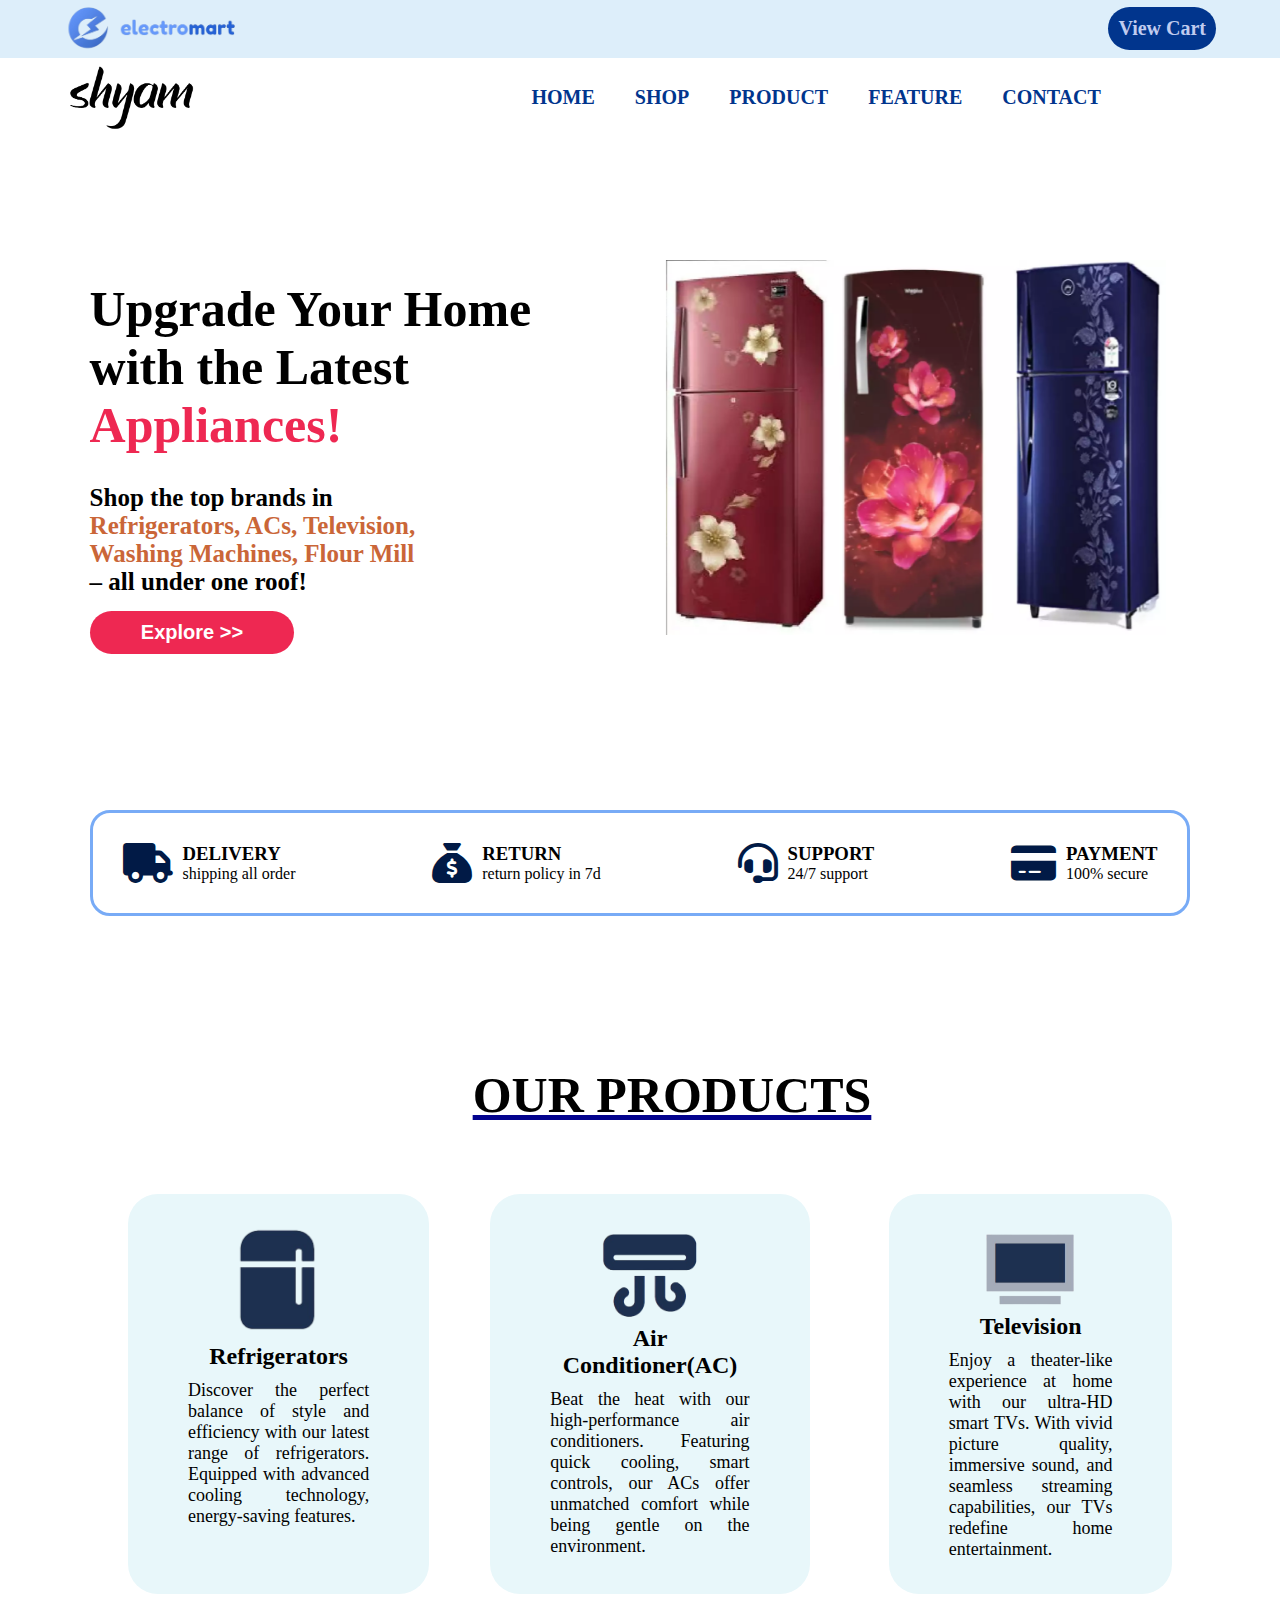
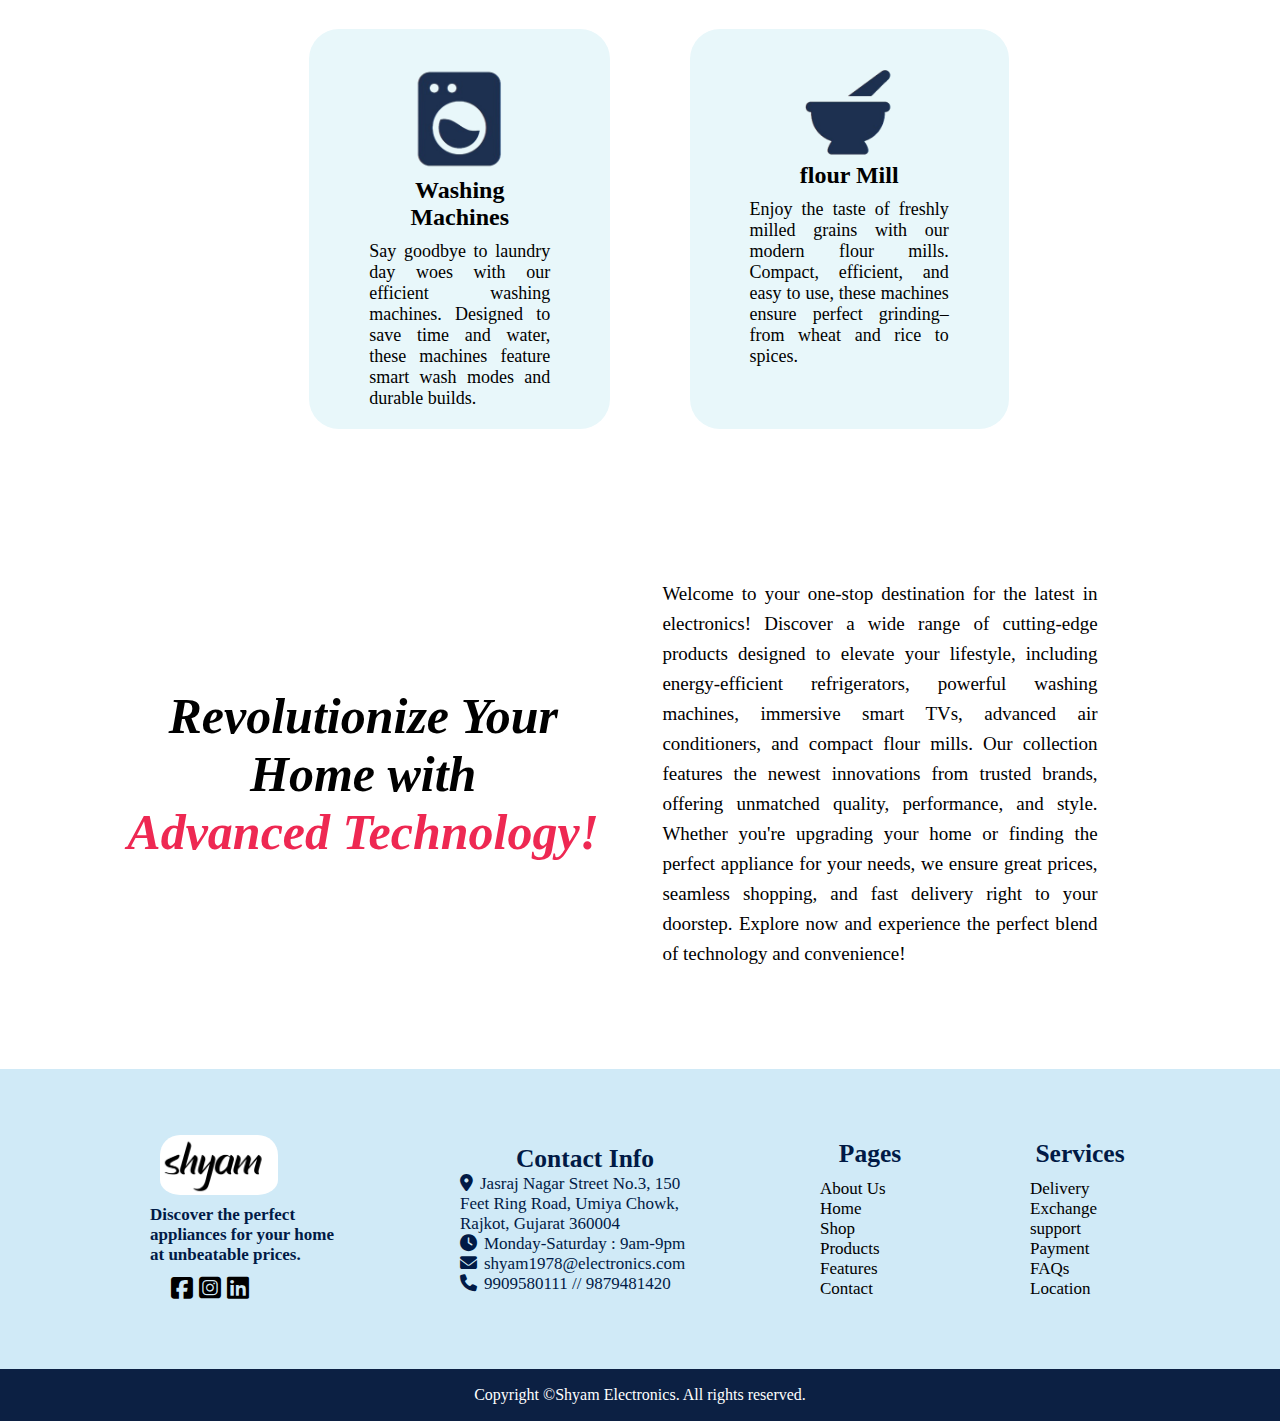
<file: index.html>
<!DOCTYPE html>
<html lang="en">

<head>
    <meta charset="UTF-8">
    <meta name="viewport" content="width=device-width, initial-scale=1.0">
    <title>SHYAM ELECTRONICS</title>
    <link rel="stylesheet" href="style.css">
    <link rel="stylesheet" href="media.css">
    <link rel="shortcut icon" href="favicon.png" type="image/x-icon">
    <link rel="stylesheet" href="https://cdnjs.cloudflare.com/ajax/libs/font-awesome/6.3.0/css/all.min.css">
</head>

<body>
    <header class=" sticky">
        <div class="nav">
            <div><img src="mart logo.png" alt="" width="180px"></div>
            <div class="head">
                <a href="addtocart.html">View Cart</a>
            </div>
        </div>
        <div class="header-nav">
            <div class="logo">
                <img src="logo1.png" alt="logo" width="150px">
            </div>
            <div class="link">
                <a href="index.html">HOME</a>
                <a href="shop.html">SHOP</a>
                <div class="dropdown">
                    <a href="product.html" class="dropbtn">PRODUCT</a>
                    <div class="dropdown-content">
                        <a href="ref.html">REFRIGERATORs</a>
                        <a href="ac.html">ACs</a>
                        <a href="tv.html">TVs</a>
                        <a href="wash.html">WASHING MACHINEs</a>
                        <a href="flour.html">FLOUR MILLs</a>
                    </div>
                </div>
                <a href="feature.html">FEATURE</a>
                <a href="contact.html">CONTACT</a>
            </div>
            <button class="menu-toggle" aria-label="Toggle navigation">
                <i class="fa-solid fa-bars"></i>
            </button>
        </div>
    </header>

    <!-- section 1 -->
    <section class="h-sec1">
        <div class="div1">
            <div class="text">
                <p>Upgrade Your Home<br> with the Latest <br><span style="color: #ee2852;">Appliances!</span></p>
            </div>
            <div class="text1">
                <p>Shop the top brands in <span class="t1-p">Refrigerators, ACs, Television, Washing Machines, Flour Mill</span> <br>– all under one roof!</p>
            </div>
            <button type="button" class="h-btn"><a href="product.html">Explore >></a></button>

        </div>
        <div class="se1-img">
            <div class="slideshow-container">
                <div class="slide active">
                    <img class="s-1" src="freeze1.webp" alt="Refrigerators" >
                </div>
                <div class="slide">
                    <img class="s-2" src="ac1.webp" alt="ACs" >
                </div>
                <div class="slide">
                    <img class="s-3" src="tv1.webp" alt="Television">
                </div>
                <div class="slide">
                    <img class="s-4" src="washing mc1.jpg" alt="Washing Machines">
                </div>
                <div class="slide">
                    <img class="s-5" src="mill1.webp" alt="Flour Mill">
                </div>
            </div>
        </div>
    </section>

    <!-- section 2 -->
    <section class="h-sec2">
        <div class="s2-icons">
            <i class="fa-solid fa-truck"></i>
            <div>
                <h3>DELIVERY</h3>
                <P>shipping all order</P>
            </div>
        </div>
        <div class="s2-icons">
            <i class="fa-solid fa-sack-dollar"></i>
            <div>
                <h3>RETURN</h3>
                <P>return policy in 7d</P>
            </div>
        </div>
        <div class="s2-icons">
            <i class="fa-solid fa-headset"></i>
            <div>
                <h3>SUPPORT</h3>
                <P>24/7 support</P>
            </div>
        </div>
        <div class="s2-icons">
            <i class="fa-solid fa-credit-card"></i>
            <div>
                <h3>PAYMENT</h3>
                <P>100% secure</P>
            </div>
        </div>
    </section>

    <!-- section 3 -->
    <section class="h-sec3">
        <h1>OUR PRODUCTS</h1>
        <div class="h-product">
            <div class="card c1">
                <img src="freezeicon.png" alt="freeze">
                <h2>Refrigerators</h2>
                <p>Discover the perfect balance of style and efficiency with our latest range of refrigerators. Equipped
                    with advanced cooling technology, energy-saving features.</p>
            </div>
            <div class="card c2">
                <img src="acicon.png" alt="ac">
                <h2>Air Conditioner(AC)</h2>
                <p>Beat the heat with our high-performance air conditioners. Featuring quick cooling, smart controls,
                    our ACs offer unmatched comfort while being gentle on the environment.</p>
            </div>
            <div class="card c3">
                <img src="tvicon.png" alt="tv">
                <h2>Television</h2>
                <p>Enjoy a theater-like experience at home with our ultra-HD smart TVs. With vivid picture quality,
                    immersive sound, and seamless streaming capabilities, our TVs redefine home entertainment.</p>
            </div>
            <div class="card c4">
                <img src="washingmcicon.png" alt="washing Machines">
                <h2>Washing Machines</h2>
                <p>Say goodbye to laundry day woes with our efficient washing machines. Designed to save time and water,
                    these machines feature smart wash modes and durable builds.</p>
            </div>
            <div class="card c5">
                <img src="millicon.png" alt="mills">
                <h2>flour Mill</h2>
                <p>Enjoy the taste of freshly milled grains with our modern flour mills. Compact, efficient, and easy to
                    use, these machines ensure perfect grinding– from wheat and rice to spices.</p>
            </div>
        </div>
    </section>

    <!-- section 4 -->
    <section class="h-sec4">
        <div class="s4-d1">
            Revolutionize Your <br>Home with<br><span style="color: #ee2852" ;> Advanced Technology!</span>
        </div>
        <div class="s4-d2">Welcome to your one-stop destination for the latest in electronics! Discover a wide range of
            cutting-edge products designed to elevate your lifestyle, including energy-efficient refrigerators, powerful
            washing machines, immersive smart TVs, advanced air conditioners, and compact flour mills. Our collection
            features the newest innovations from trusted brands, offering unmatched quality, performance, and style.
            Whether you're upgrading your home or finding the perfect appliance for your needs, we ensure great prices,
            seamless shopping, and fast delivery right to your doorstep. Explore now and experience the perfect blend of
            technology and convenience!</div>
    </section>

    <!-- footer -->
    <footer class="footer">
        <div class="foot1">
            <div class="d1">
                <div class="img">
                    <img src="logo.png" alt="logo">
                </div>
                <div class="text">
                    <p style="font-size: 17px;">Discover the perfect appliances for your home at unbeatable prices.</p>
                </div>
                <div class="icon">
                    <a href="https://facebook.com" target="_blank"><i class="fa-brands fa-square-facebook"></i></a>
                    <a href="https://instagram.com" target="_blank"><i class="fa-brands fa-square-instagram"></i></a>
                    <a href="https://linkedin.com" target="_blank"><i class="fa-brands fa-linkedin"></i></a>
                </div>
            </div>
            <div class="d2">
                <h2>Contact Info</h2>
                <div><i class="fa-solid fa-location-dot"></i>Jasraj Nagar Street No.3, 150 Feet Ring Road, Umiya Chowk,
                    Rajkot, Gujarat 360004</div>
                <div><i class="fa-solid fa-clock"></i>Monday-Saturday : 9am-9pm</div>
                <div><i class="fa-solid fa-envelope"></i>shyam1978@electronics.com</div>
                <div><i class="fa-duotone fa-solid fa-phone"></i>9909580111 // 9879481420</div>
            </div>
            <div class="d3">
                <h2>Pages</h2>
                <a href="shop.html">About Us</a>
                <a href="index.html">Home</a>
                <a href="shop.html">Shop</a>
                <a href="product.html">Products</a>
                <a href="feature.html">Features</a>
                <a href="contact.html">Contact</a>
            </div>
            <div class="d4">
                <h2>Services</h2>
                <a href="#">Delivery</a>
                <a href="feature.html">Exchange</a>
                <a href="#">support</a>
                <a href="#">Payment</a>
                <a href="faq.html">FAQs</a>
                <a href="contact.html">Location</a>
            </div>
        </div>
        <div class="foot2">
            <p>Copyright ©Shyam Electronics. All rights reserved.</p>
        </div>
    </footer>

    <script src="script.js"></script>
</body>

</html>
</file>
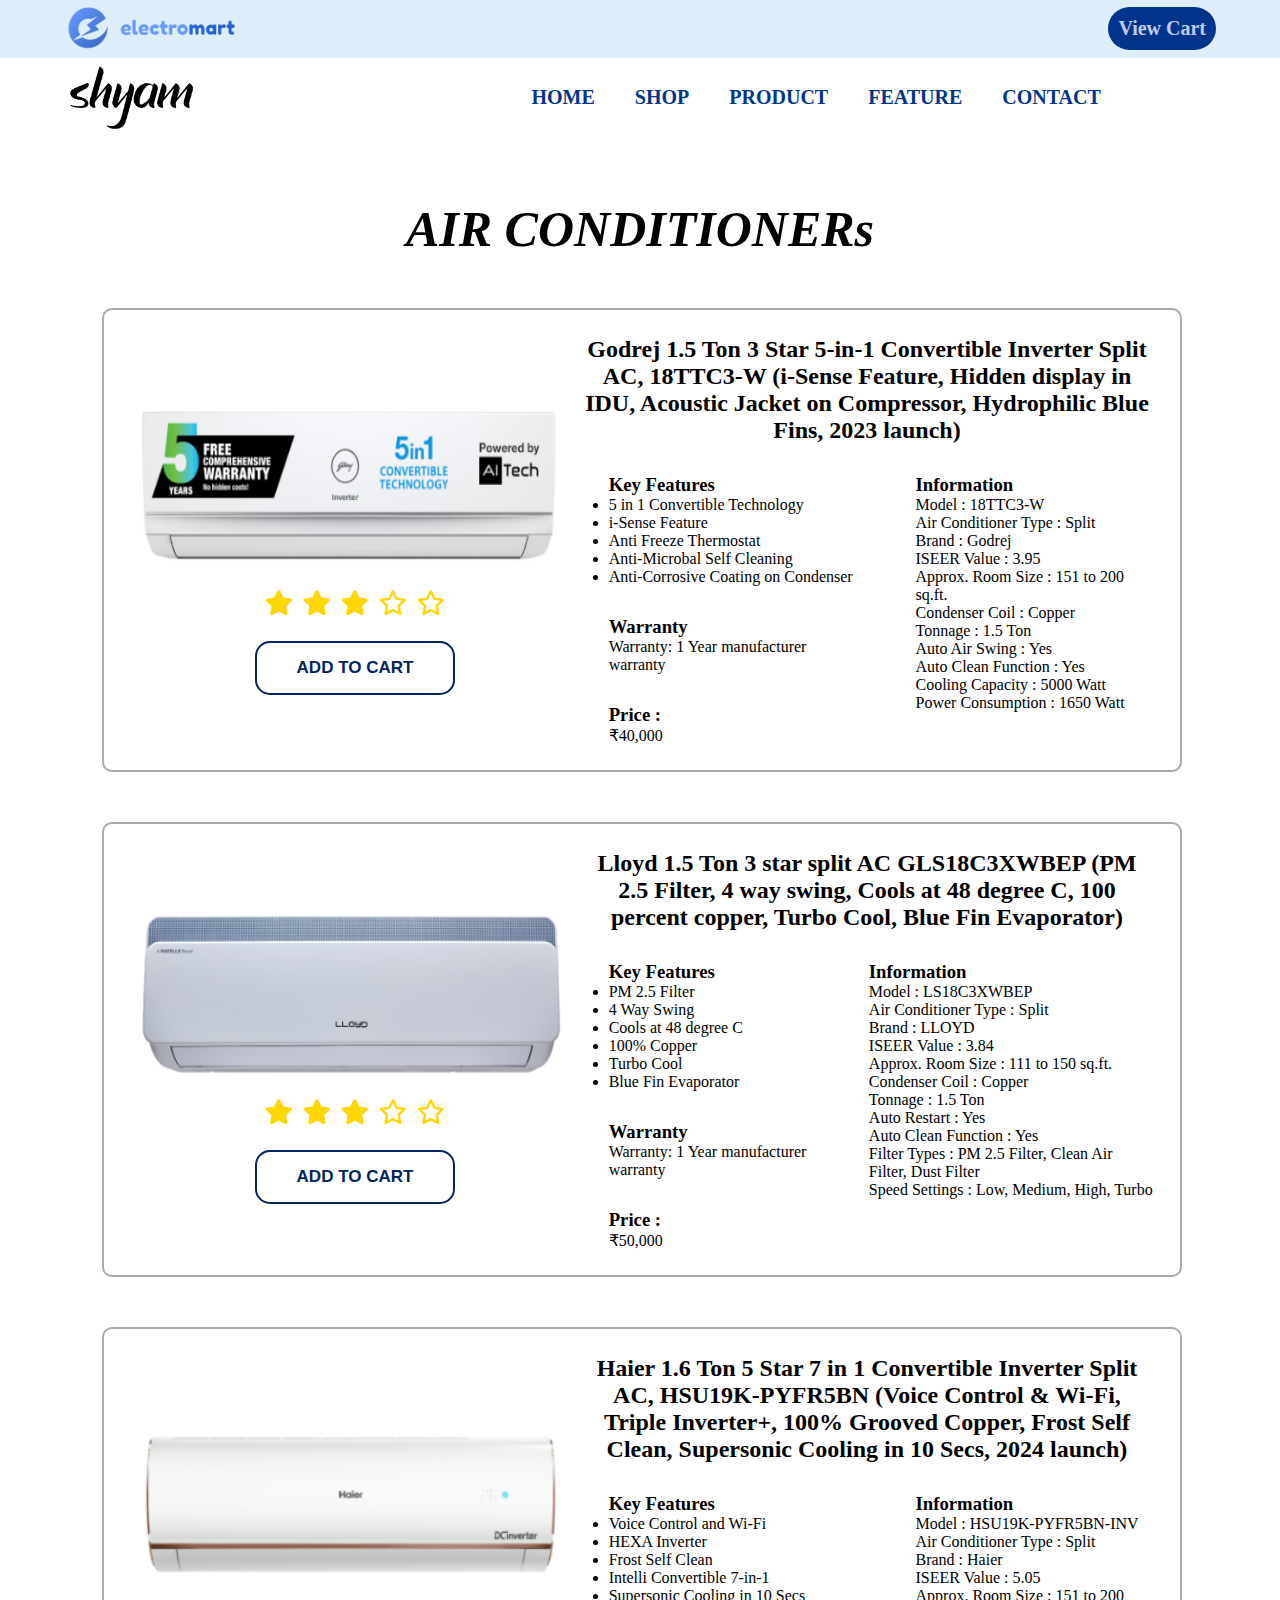
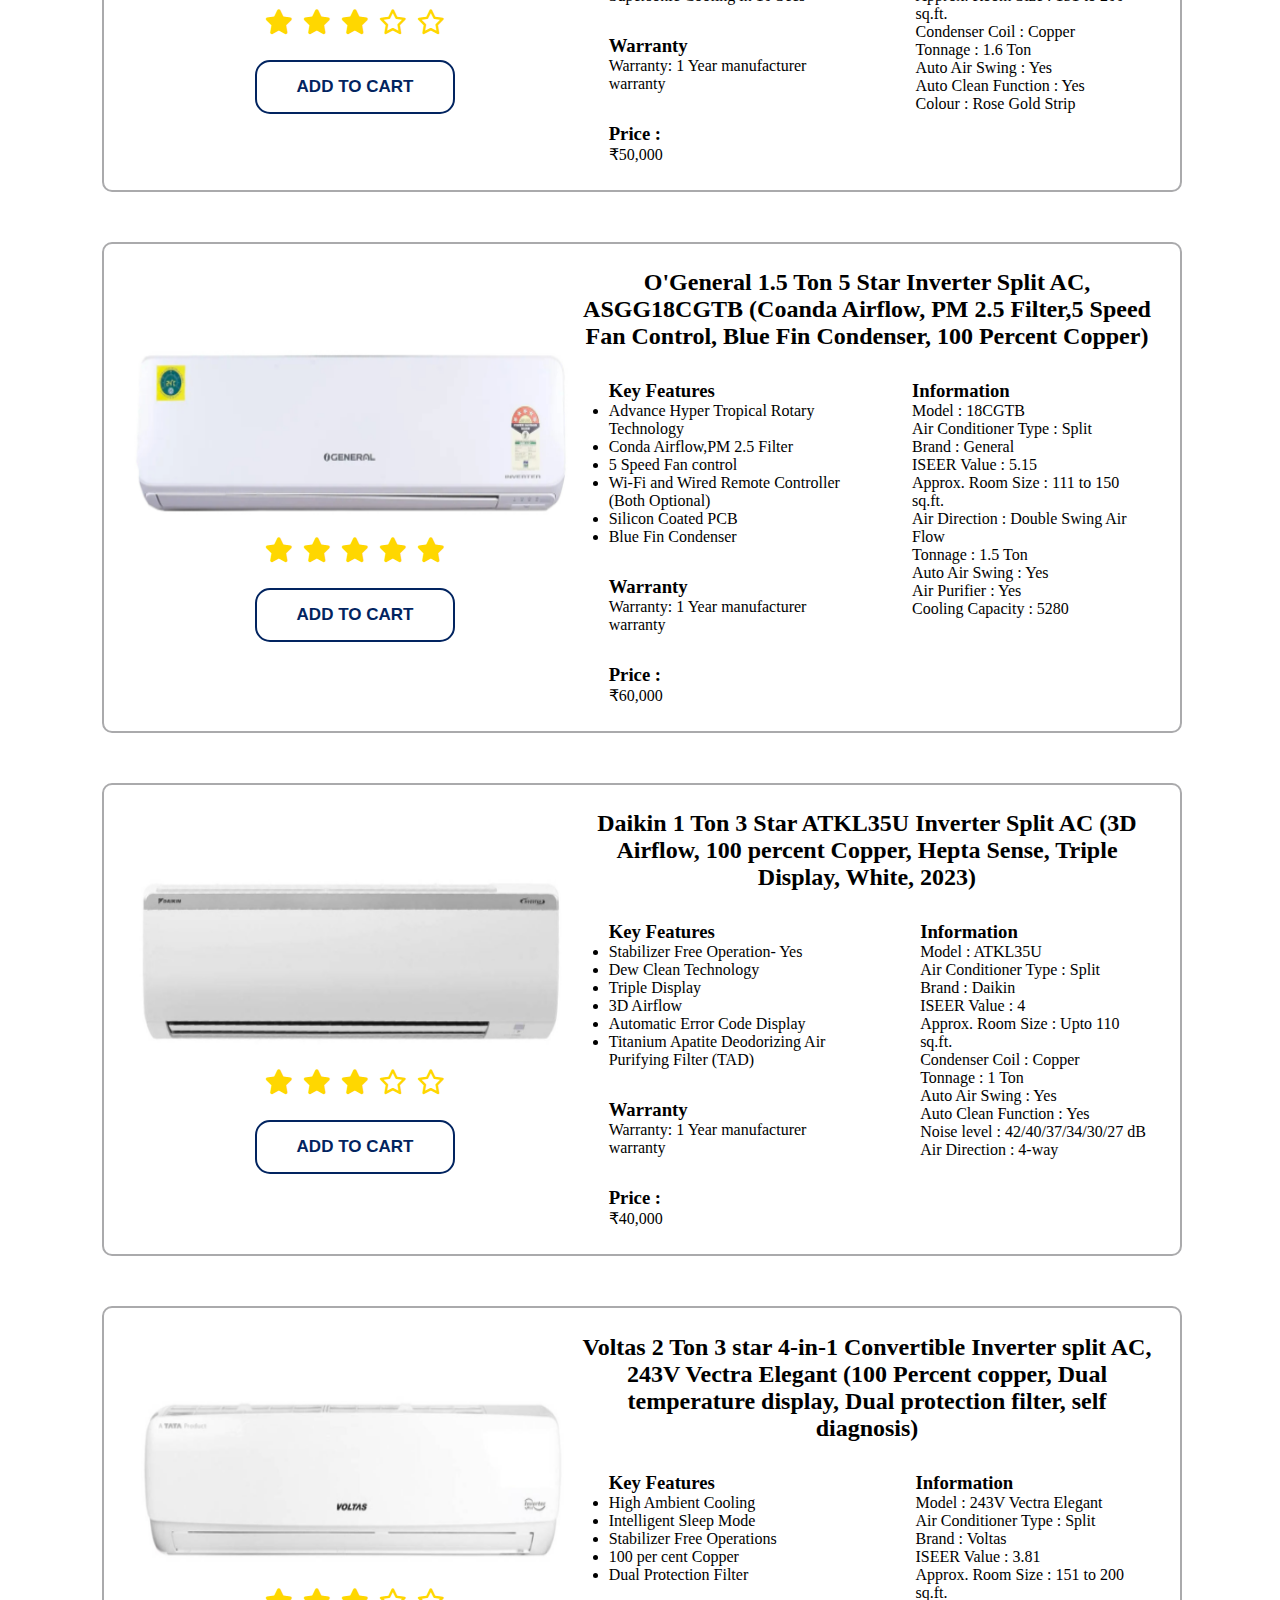
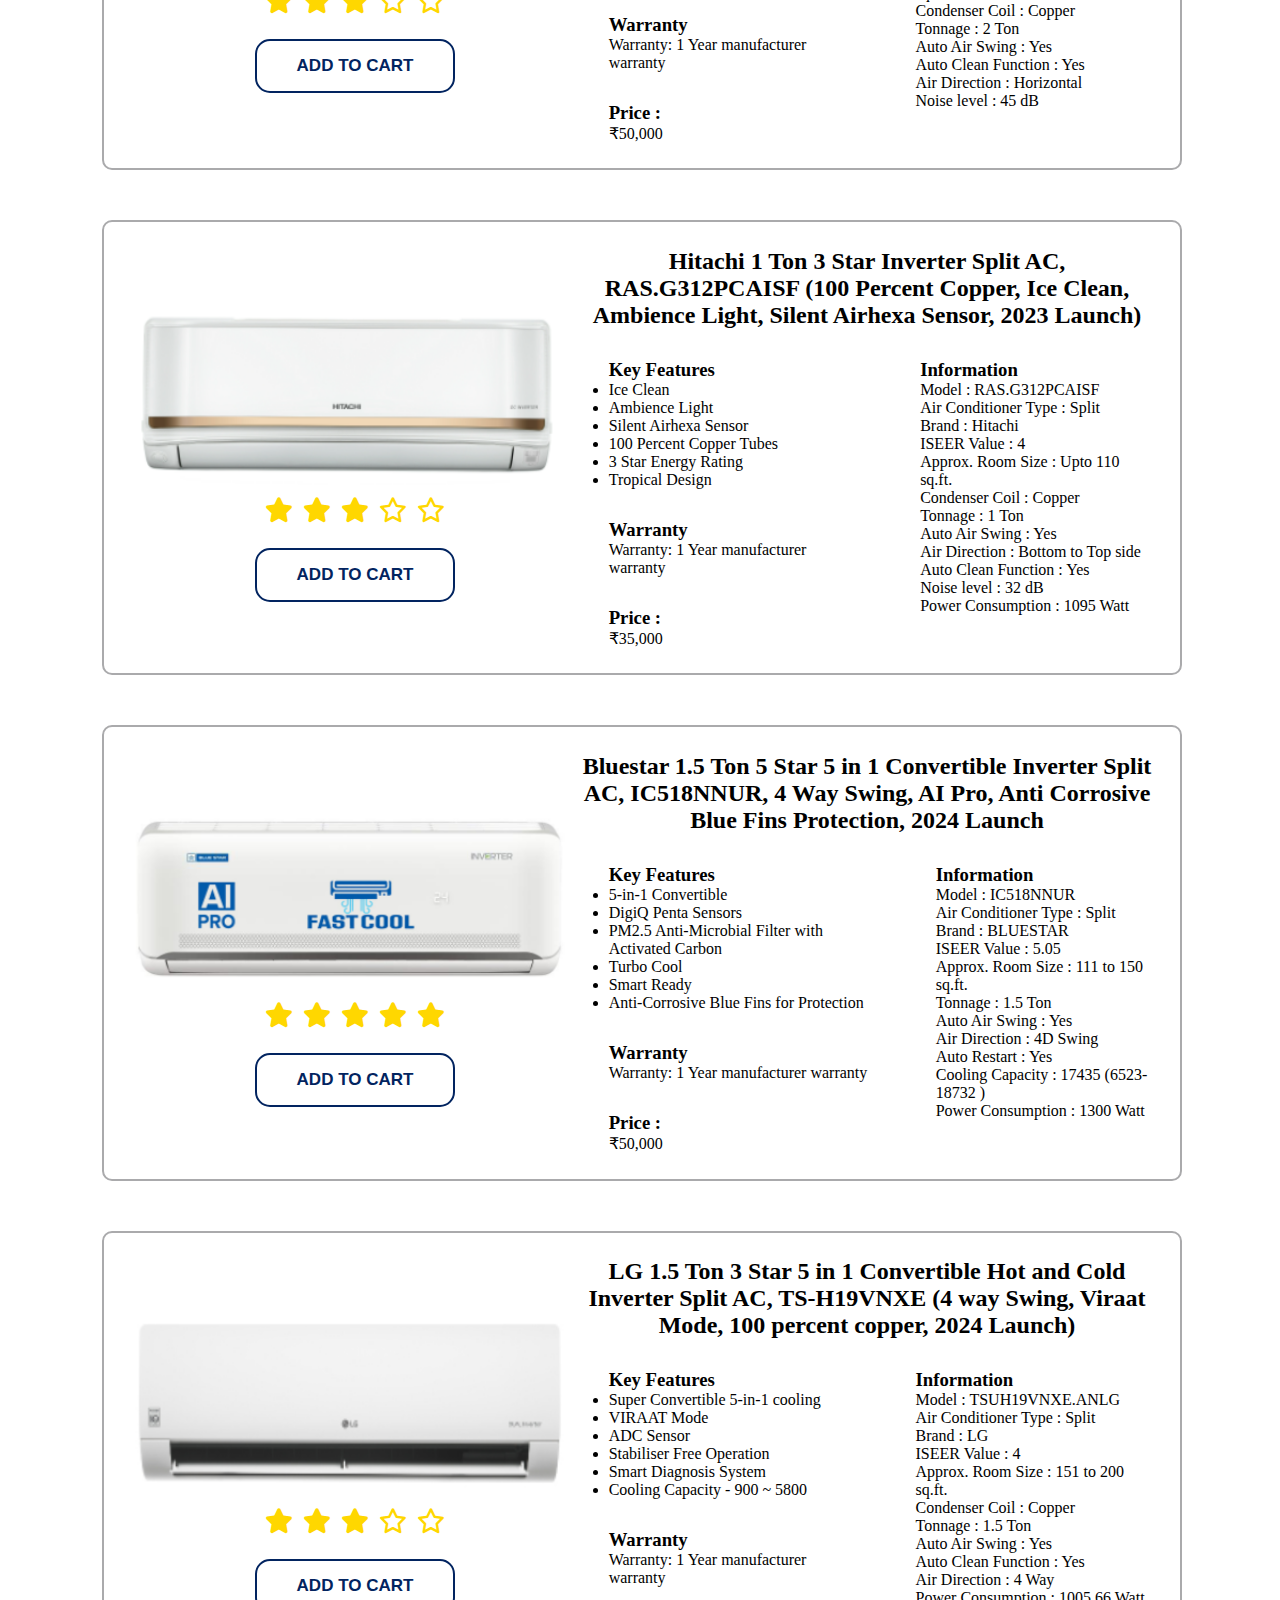
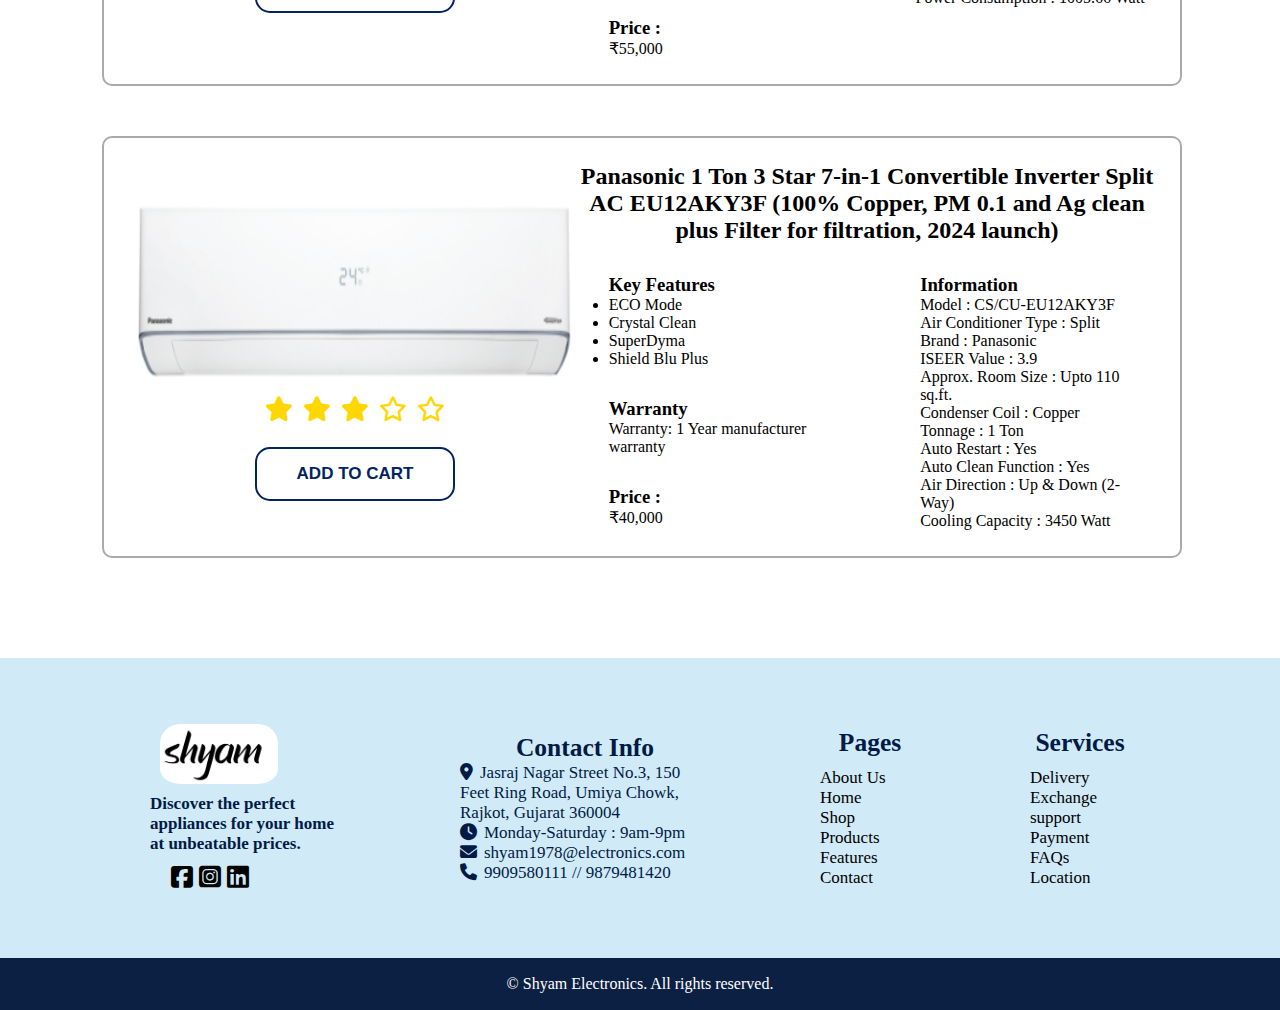
<file: ac.html>
<!DOCTYPE html>
<html lang="en">

<head>
    <meta charset="UTF-8">
    <meta name="viewport" content="width=device-width, initial-scale=1.0">
    <title>SHYAM ELECTRONICS</title>
    <link rel="stylesheet" href="style.css">
    <link rel="stylesheet" href="media.css">
    <link rel="stylesheet" href="addtocart.css">
    <link rel="shortcut icon" href="favicon.png" type="image/x-icon">
    <link rel="stylesheet" href="https://cdnjs.cloudflare.com/ajax/libs/font-awesome/6.3.0/css/all.min.css">
    <link rel="stylesheet" href="style1.css">

</head>

<body>
    <header class=" sticky">
        <div class="nav">
            <div><img src="mart logo.png" alt="" width="180px"></div>
            <div class="head">
                <a href="addtocart.html">View Cart</a>
            </div>
        </div>
        <div class="header-nav">
            <div class="logo">
                <img src="logo1.png" alt="logo" width="150px">
            </div>
            <div class="link">
                <a href="index.html">HOME</a>
                <a href="shop.html">SHOP</a>
                <div class="dropdown">
                    <a href="product.html" class="dropbtn">PRODUCT</a>
                    <div class="dropdown-content">
                        <a href="ref.html">REFRIGERATORs</a>
                        <a href="ac.html">ACs</a>
                        <a href="tv.html">TVs</a>
                        <a href="wash.html">WASHING MACHINEs</a>
                        <a href="flour.html">FLOUR MILLs</a>
                    </div>
                </div>
                <a href="feature.html">FEATURE</a>
                <a href="contact.html">CONTACT</a>
            </div>
            <button class="menu-toggle" aria-label="Toggle navigation">
                <i class="fa-solid fa-bars"></i>
            </button>
        </div>
    </header>

    <!-- section 1 -->
    <section class="a-sec1">
        <h1>AIR CONDITIONERs</h1>
        <div class="a-cards">
            <div class="ac-card">
                <div class="ac-p1">
                    <img src="A1.png" alt="AC">
                    <p><i class="fa-solid fa-star"></i><i class="fa-solid fa-star"></i><i
                            class="fa-solid fa-star"></i><i class="fa-regular fa-star"></i><i
                            class="fa-regular fa-star"></i></p>
                    <a href="#"> <button class="cart" onclick="addToCart('Godrej 1.5 Ton 3 Star 5-in-1 Convertible Inverter Split AC, 18TTC3-W (i-Sense Feature, Hidden display in IDU, Acoustic Jacket on Compressor, Hydrophilic Blue Fins, 2023 launch)', 40000 , 'A1.png')">ADD TO CART</button></a>
                </div>

                <div class="ac-p2">
                    <h2>Godrej 1.5 Ton 3 Star 5-in-1 Convertible Inverter Split AC, 18TTC3-W (i-Sense Feature, Hidden
                        display in IDU, Acoustic Jacket on Compressor, Hydrophilic Blue Fins, 2023 launch)</h2>
                    <div class="p2-des">
                        <div>
                            <h3>Key Features</h3>
                            <li>5 in 1 Convertible Technology</li>
                            <li>i-Sense Feature</li>
                            <li>Anti Freeze Thermostat</li>
                            <li>Anti-Microbal Self Cleaning</li>
                            <li>Anti-Corrosive Coating on Condenser</li>

                            <h3>Warranty</h3>
                            <p>Warranty: 1 Year manufacturer warranty</p>

                            <h3>Price :</h3>
                            <p>₹40,000</p>
                        </div>
                        <div>
                            <h3>Information</h3>
                            <p>Model : 18TTC3-W</p>
                            <p>Air Conditioner Type : Split</p>
                            <p>Brand : Godrej</p>
                            <p>ISEER Value : 3.95</p>
                            <p>Approx. Room Size : 151 to 200 sq.ft.</p>
                            <p>Condenser Coil : Copper</p>
                            <p>Tonnage : 1.5 Ton</p>
                            <p>Auto Air Swing : Yes</p>
                            <p>Auto Clean Function : Yes</p>
                            <p>Cooling Capacity : 5000 Watt</p>
                            <p>Power Consumption : 1650 Watt</p>
                        </div>
                    </div>
                </div>
            </div>

            <div class="ac-card">
                <div class="ac-p1">
                    <img src="A2.png" alt="AC">
                    <p><i class="fa-solid fa-star"></i><i class="fa-solid fa-star"></i><i
                            class="fa-solid fa-star"></i><i class="fa-regular fa-star"></i><i
                            class="fa-regular fa-star"></i></p>
                    <a href="#"> <button class="cart" onclick="addToCart('Lloyd 1.5 Ton 3 star split AC GLS18C3XWBEP (PM 2.5 Filter, 4 way swing, Cools at 48 degree C, 100 percent copper, Turbo Cool, Blue Fin Evaporator)', 50000 , 'A2.png')">ADD TO CART</button></a>
                </div>
                
                <div class="ac-p2">
                    <h2>Lloyd 1.5 Ton 3 star split AC GLS18C3XWBEP (PM 2.5 Filter, 4 way swing, Cools at 48 degree C, 100 percent copper, Turbo Cool, Blue Fin Evaporator)</h2>
                    <div class="p2-des">
                        <div>
                            <h3>Key Features</h3>
                            <li>PM 2.5 Filter</li>
                            <li>4 Way Swing</li>
                            <li>Cools at 48 degree C</li>
                            <li>100% Copper</li>
                            <li>Turbo Cool</li>
                            <li>Blue Fin Evaporator</li>

                            <h3>Warranty</h3>
                            <p>Warranty: 1 Year manufacturer warranty</p>

                            <h3>Price :</h3>
                            <p>₹50,000</p>
                        </div>
                        <div>
                            <h3>Information</h3>
                            <p>Model : LS18C3XWBEP</p>
                            <p>Air Conditioner Type : Split</p>
                            <p>Brand : LLOYD</p>
                            <p>ISEER Value : 3.84</p>
                            <p>Approx. Room Size : 111 to 150 sq.ft.</p>
                            <p>Condenser Coil : Copper</p>
                            <p>Tonnage : 1.5 Ton</p>
                            <p>Auto Restart : Yes</p>
                            <p>Auto Clean Function : Yes</p>
                            <p>Filter Types : PM 2.5 Filter, Clean Air Filter, Dust Filter</p>
                            <p>Speed Settings : Low, Medium, High, Turbo</p>
                        </div>
                    </div>
                </div>
            </div>

            <div class="ac-card">
                <div class="ac-p1">
                    <img src="A3.png" alt="AC">
                    <p><i class="fa-solid fa-star"></i><i class="fa-solid fa-star"></i><i
                            class="fa-solid fa-star"></i><i class="fa-regular fa-star"></i><i
                            class="fa-regular fa-star"></i></p>
                    <a href="#"> <button class="cart" onclick="addToCart('Haier 1.6 Ton 5 Star 7 in 1 Convertible Inverter Split AC, HSU19K-PYFR5BN (Voice Control & Wi-Fi, Triple Inverter+, 100% Grooved Copper, Frost Self Clean, Supersonic Cooling in 10 Secs, 2024 launch)', 50000 , 'A3.png')">ADD TO CART</button></a>
                </div>
                
                <div class="ac-p2">
                    <h2>Haier 1.6 Ton 5 Star 7 in 1 Convertible Inverter Split AC, HSU19K-PYFR5BN (Voice Control & Wi-Fi, Triple Inverter+, 100% Grooved Copper, Frost Self Clean, Supersonic Cooling in 10 Secs, 2024 launch)</h2>
                    <div class="p2-des">
                        <div>
                            <h3>Key Features</h3>
                            <li>Voice Control and Wi-Fi</li>
                            <li>HEXA Inverter</li>
                            <li>Frost Self Clean</li>
                            <li>Intelli Convertible 7-in-1</li>
                            <li>Supersonic Cooling in 10 Secs</li>

                            <h3>Warranty</h3>
                            <p>Warranty: 1 Year manufacturer warranty</p>

                            <h3>Price :</h3>
                            <p>₹50,000</p>
                        </div>
                        <div>
                            <h3>Information</h3>
                            <p>Model : HSU19K-PYFR5BN-INV</p>
                            <p>Air Conditioner Type : Split</p>
                            <p>Brand : Haier</p>
                            <p>ISEER Value : 5.05</p>
                            <p>Approx. Room Size : 151 to 200 sq.ft.</p>
                            <p>Condenser Coil : Copper</p>
                            <p>Tonnage : 1.6 Ton</p>
                            <p>Auto Air Swing : Yes</p>
                            <p>Auto Clean Function : Yes</p>
                            <p>Colour : Rose Gold Strip</p>
                        </div>
                    </div>
                </div>
            </div>

            <div class="ac-card">
                <div class="ac-p1">
                    <img src="A4.png" alt="AC">
                    <p><i class="fa-solid fa-star"></i><i class="fa-solid fa-star"></i><i
                            class="fa-solid fa-star"></i><i class="fa-solid fa-star"></i><i
                            class="fa-solid fa-star"></i></p>
                    <a href="#"> <button class="cart" onclick="addToCart('OGeneral 1.5 Ton 5 Star Inverter Split AC, ASGG18CGTB (Coanda Airflow, PM 2.5 Filter,5 Speed Fan Control, Blue Fin Condenser, 100 Percent Copper)', 60000 , 'A4.png')">ADD TO CART</button></a>
                </div>
                
                <div class="ac-p2">
                    <h2>O'General 1.5 Ton 5 Star Inverter Split AC, ASGG18CGTB (Coanda Airflow, PM 2.5 Filter,5 Speed Fan Control, Blue Fin Condenser, 100 Percent Copper)</h2>
                    <div class="p2-des">
                        <div>
                            <h3>Key Features</h3>
                            <li>Advance Hyper Tropical Rotary <br>Technology</li>
                            <li>Conda Airflow,PM 2.5 Filter</li>
                            <li>5 Speed Fan control</li>
                            <li>Wi-Fi and Wired Remote Controller<br>(Both Optional)</li>
                            <li>Silicon Coated PCB</li>
                            <li>Blue Fin Condenser</li>

                            <h3>Warranty</h3>
                            <p>Warranty: 1 Year manufacturer warranty</p>

                            <h3>Price :</h3>
                            <p>₹60,000</p>
                        </div>
                        <div>
                            <h3>Information</h3>
                            <p>Model : 18CGTB</p>
                            <p>Air Conditioner Type : Split</p>
                            <p>Brand : General</p>
                            <p>ISEER Value : 5.15</p>
                            <p>Approx. Room Size : 111 to 150 sq.ft.</p>
                            <p>Air Direction : Double Swing Air Flow</p>
                            <p>Tonnage : 1.5 Ton</p>
                            <p>Auto Air Swing : Yes</p>
                            <p>Air Purifier : Yes</p>
                            <p>Cooling Capacity : 5280</p>
                        </div>
                    </div>
                </div>
            </div>

            <div class="ac-card">
                <div class="ac-p1">
                    <img src="A5.png" alt="AC">
                    <p><i class="fa-solid fa-star"></i><i class="fa-solid fa-star"></i><i
                            class="fa-solid fa-star"></i><i class="fa-regular fa-star"></i><i
                            class="fa-regular fa-star"></i></p>
                    <a href="#"> <button class="cart" onclick="addToCart('Daikin 1 Ton 3 Star ATKL35U Inverter Split AC (3D Airflow, 100 percent Copper, Hepta Sense, Triple Display, White, 2023)', 40000 , 'A5.png')">ADD TO CART</button></a>
                </div>
                
                <div class="ac-p2">
                    <h2>Daikin 1 Ton 3 Star ATKL35U Inverter Split AC (3D Airflow, 100 percent Copper, Hepta Sense, Triple Display, White, 2023)</h2>
                    <div class="p2-des">
                        <div>
                            <h3>Key Features</h3>
                            <li>Stabilizer Free Operation- Yes</li>
                            <li>Dew Clean Technology</li>
                            <li>Triple Display</li>
                            <li>3D Airflow</li>
                            <li>Automatic Error Code Display</li>
                            <li>Titanium Apatite Deodorizing Air <br>Purifying Filter (TAD)</li>

                            <h3>Warranty</h3>
                            <p>Warranty: 1 Year manufacturer warranty</p>

                            <h3>Price :</h3>
                            <p>₹40,000</p>
                        </div>
                        <div>
                            <h3>Information</h3>
                            <p>Model : ATKL35U</p>
                            <p>Air Conditioner Type : Split</p>
                            <p>Brand : Daikin</p>
                            <p>ISEER Value : 4</p>
                            <p>Approx. Room Size : Upto 110 sq.ft.</p>
                            <p>Condenser Coil : Copper</p>
                            <p>Tonnage : 1 Ton</p>
                            <p>Auto Air Swing : Yes</p>
                            <p>Auto Clean Function : Yes</p>
                            <p>Noise level : 42/40/37/34/30/27 dB</p>
                            <p>Air Direction : 4-way</p>
                        </div>
                    </div>
                </div>
            </div>

            <div class="ac-card">
                <div class="ac-p1">
                    <img src="A6.png" alt="AC">
                    <p><i class="fa-solid fa-star"></i><i class="fa-solid fa-star"></i><i
                            class="fa-solid fa-star"></i><i class="fa-regular fa-star"></i><i
                            class="fa-regular fa-star"></i></p>
                    <a href="#"> <button class="cart" onclick="addToCart('Voltas 2 Ton 3 star 4-in-1 Convertible Inverter split AC, 243V Vectra Elegant (100 Percent copper, Dual temperature display, Dual protection filter, self diagnosis)', 50000 , 'A6.png')">ADD TO CART</button></a>
                </div>
                
                <div class="ac-p2">
                    <h2>Voltas 2 Ton 3 star 4-in-1 Convertible Inverter split AC, 243V Vectra Elegant (100 Percent copper, Dual temperature display, Dual protection filter, self diagnosis)</h2>
                    <div class="p2-des">
                        <div>
                            <h3>Key Features</h3>
                            <li>High Ambient Cooling</li>
                            <li>Intelligent Sleep Mode</li>
                            <li>Stabilizer Free Operations</li>
                            <li>100 per cent Copper</li>
                            <li>Dual Protection Filter</li>

                            <h3>Warranty</h3>
                            <p>Warranty: 1 Year manufacturer warranty</p>

                            <h3>Price :</h3>
                            <p>₹50,000</p>
                        </div>
                        <div>
                            <h3>Information</h3>
                            <p>Model : 243V Vectra Elegant</p>
                            <p>Air Conditioner Type : Split</p>
                            <p>Brand : Voltas</p>
                            <p>ISEER Value : 3.81</p>
                            <p>Approx. Room Size : 151 to 200 sq.ft.</p>
                            <p>Condenser Coil : Copper</p>
                            <p>Tonnage : 2 Ton</p>
                            <p>Auto Air Swing : Yes</p>
                            <p>Auto Clean Function : Yes</p>
                            <p>Air Direction : Horizontal</p>
                            <p>Noise level : 45 dB</p>
                        </div>
                    </div>      
                </div>
            </div>

            <div class="ac-card">
                <div class="ac-p1">
                    <img src="A7.png" alt="AC">
                    <p><i class="fa-solid fa-star"></i><i class="fa-solid fa-star"></i><i
                            class="fa-solid fa-star"></i><i class="fa-regular fa-star"></i><i
                            class="fa-regular fa-star"></i></p>
                    <a href="#"> <button class="cart" onclick="addToCart('Hitachi 1 Ton 3 Star Inverter Split AC, RAS.G312PCAISF (100 Percent Copper, Ice Clean, Ambience Light, Silent Airhexa Sensor, 2023 Launch)', 35000 , 'A7.png')">ADD TO CART</button></a>
                </div>
                
                <div class="ac-p2">
                    <h2>Hitachi 1 Ton 3 Star Inverter Split AC, RAS.G312PCAISF (100 Percent Copper, Ice Clean, Ambience Light, Silent Airhexa Sensor, 2023 Launch)</h2>
                    <div class="p2-des">
                        <div>
                            <h3>Key Features</h3>
                            <li>Ice Clean</li>
                            <li>Ambience Light</li>
                            <li>Silent Airhexa Sensor</li>
                            <li>100 Percent Copper Tubes</li>
                            <li>3 Star Energy Rating</li>
                            <li>Tropical Design</li>

                            <h3>Warranty</h3>
                            <p>Warranty: 1 Year manufacturer warranty</p>

                            <h3>Price :</h3>
                            <p>₹35,000</p>
                        </div>
                        <div>
                            <h3>Information</h3>
                            <p>Model : RAS.G312PCAISF</p>
                            <p>Air Conditioner Type : Split</p>
                            <p>Brand : Hitachi</p>
                            <p>ISEER Value : 4</p>
                            <p>Approx. Room Size : Upto 110 sq.ft.</p>
                            <p>Condenser Coil : Copper</p>
                            <p>Tonnage : 1 Ton</p>
                            <p>Auto Air Swing : Yes</p>
                            <p>Air Direction : Bottom to Top side</p>
                            <p>Auto Clean Function : Yes</p>
                            <p>Noise level : 32 dB</p>
                            <p>Power Consumption : 1095 Watt</p>
                        </div>
                    </div>
                </div>
            </div>

            <div class="ac-card">
                <div class="ac-p1">
                    <img src="A8.png" alt="AC">
                    <p><i class="fa-solid fa-star"></i><i class="fa-solid fa-star"></i><i
                            class="fa-solid fa-star"></i><i class="fa-solid fa-star"></i><i
                            class="fa-solid fa-star"></i></p>
                    <a href="#"> <button class="cart" onclick="addToCart('Bluestar 1.5 Ton 5 Star 5 in 1 Convertible Inverter Split AC, IC518NNUR, 4 Way Swing, AI Pro, Anti Corrosive Blue Fins Protection, 2024 Launch', 50000 , 'A8.png')">ADD TO CART</button></a>
                </div>
                
                <div class="ac-p2">
                    <h2>Bluestar 1.5 Ton 5 Star 5 in 1 Convertible Inverter Split AC, IC518NNUR, 4 Way Swing, AI Pro, Anti Corrosive Blue Fins Protection, 2024 Launch</h2>
                    <div class="p2-des">
                        <div>
                            <h3>Key Features</h3>
                            <li>5-in-1 Convertible</li>
                            <li>DigiQ Penta Sensors</li>
                            <li>PM2.5 Anti-Microbial Filter with Activated Carbon</li>
                            <li>Turbo Cool</li>
                            <li>Smart Ready</li>
                            <li>Anti-Corrosive Blue Fins for Protection</li>


                            <h3>Warranty</h3>
                            <p>Warranty: 1 Year manufacturer warranty</p>

                            <h3>Price :</h3>
                            <p>₹50,000</p>
                        </div>
                        <div>
                            <h3>Information</h3>
                            <p>Model : IC518NNUR</p>
                            <p>Air Conditioner Type : Split</p>
                            <p>Brand : BLUESTAR</p>
                            <p>ISEER Value : 5.05</p>
                            <p>Approx. Room Size : 111 to 150 sq.ft.</p>
                            <p>Tonnage : 1.5 Ton</p>
                            <p>Auto Air Swing : Yes</p>
                            <p>Air Direction : 4D Swing</p>
                            <p>Auto Restart : Yes</p>
                            <p>Cooling Capacity : 17435 (6523- 18732 )</p>
                            <p>Power Consumption : 1300 Watt</p>
                        </div>
                    </div>
                </div>
            </div>

            <div class="ac-card">
                <div class="ac-p1">
                    <img src="A9.png" alt="AC">
                    <p><i class="fa-solid fa-star"></i><i class="fa-solid fa-star"></i><i
                            class="fa-solid fa-star"></i><i class="fa-regular fa-star"></i><i
                            class="fa-regular fa-star"></i></p>
                    <a href="#"> <button class="cart" onclick="addToCart('LG 1.5 Ton 3 Star 5 in 1 Convertible Hot and Cold Inverter Split AC, TS-H19VNXE (4 way Swing, Viraat Mode, 100 percent copper, 2024 Launch)', 55000 , 'A9.png')">ADD TO CART</button></a>
                </div>
                
                <div class="ac-p2">
                    <h2>LG 1.5 Ton 3 Star 5 in 1 Convertible Hot and Cold Inverter Split AC, TS-H19VNXE (4 way Swing, Viraat Mode, 100 percent copper, 2024 Launch)</h2>
                    <div class="p2-des">
                        <div>
                            <h3>Key Features</h3>
                            <li>Super Convertible 5-in-1 cooling</li>
                            <li>VIRAAT Mode</li>
                            <li>ADC Sensor</li>
                            <li>Stabiliser Free Operation</li>
                            <li>Smart Diagnosis System</li>
                            <li>Cooling Capacity - 900 ~ 5800</li>
                        

                            <h3>Warranty</h3>
                            <p>Warranty: 1 Year manufacturer warranty</p>

                            <h3>Price :</h3>
                            <p>₹55,000</p>
                        </div>
                        <div>
                            <h3>Information</h3>
                            <p>Model : TSUH19VNXE.ANLG</p>
                            <p>Air Conditioner Type : Split</p>
                            <p>Brand : LG</p>
                            <p>ISEER Value : 4</p>
                            <p>Approx. Room Size : 151 to 200 sq.ft.</p>
                            <p>Condenser Coil : Copper</p>
                            <p>Tonnage : 1.5 Ton</p>
                            <p>Auto Air Swing : Yes</p>
                            <p>Auto Clean Function : Yes</p>
                            <p>Air Direction : 4 Way</p>
                            <p>Power Consumption : 1005.66 Watt</p>
                        </div>
                    </div>
                </div>
            </div>

            <div class="ac-card">
                <div class="ac-p1">
                    <img src="A10.png" alt="AC">
                    <p><i class="fa-solid fa-star"></i><i class="fa-solid fa-star"></i><i
                            class="fa-solid fa-star"></i><i class="fa-regular fa-star"></i><i
                            class="fa-regular fa-star"></i></p>
                    <a href="#"> <button class="cart" onclick="addToCart('Panasonic 1 Ton 3 Star 7-in-1 Convertible Inverter Split AC EU12AKY3F (100% Copper, PM 0.1 and Ag clean plus Filter for filtration, 2024 launch)', 40000 , 'A10.png')">ADD TO CART</button></a>
                </div>
                
                <div class="ac-p2">
                    <h2>Panasonic 1 Ton 3 Star 7-in-1 Convertible Inverter Split AC EU12AKY3F (100% Copper, PM 0.1 and Ag clean plus Filter for filtration, 2024 launch)</h2>
                    <div class="p2-des">
                        <div>
                            <h3>Key Features</h3>
                            <li>ECO Mode</li>
                            <li>Crystal Clean</li>
                            <li>SuperDyma</li>
                            <li>Shield Blu Plus</li>

                            <h3>Warranty</h3>
                            <p>Warranty: 1 Year manufacturer warranty</p>

                            <h3>Price :</h3>
                            <p>₹40,000</p>
                        </div>
                        <div>
                            <h3>Information</h3>
                            <p>Model : CS/CU-EU12AKY3F</p>
                            <p>Air Conditioner Type : Split</p>
                            <p>Brand : Panasonic</p>
                            <p>ISEER Value : 3.9</p>
                            <p>Approx. Room Size : Upto 110 sq.ft.</p>
                            <p>Condenser Coil : Copper</p>
                            <p>Tonnage : 1 Ton</p>
                            <p>Auto Restart : Yes</p>
                            <p>Auto Clean Function : Yes</p>
                            <p>Air Direction : Up & Down (2-Way)</p>
                            <p>Cooling Capacity : 3450 Watt</p>
                            <p></p>
                        </div>
                    </div>
                </div>
            </div>
        </div>
    </section>

    <footer class="footer">
        <div class="foot1">
            <div class="d1">
                <div class="img">
                    <img src="logo.png" alt="logo">
                </div>
                <div class="text">
                    <p style="font-size: 17px;">Discover the perfect appliances for your home at unbeatable prices.</p>
                </div>
                <div class="icon">
                    <a href="https://facebook.com" target="_blank"><i class="fa-brands fa-square-facebook"></i></a>
                    <a href="https://instagram.com" target="_blank"><i class="fa-brands fa-square-instagram"></i></a>
                    <a href="https://linkedin.com" target="_blank"><i class="fa-brands fa-linkedin"></i></a>
                </div>
            </div>
            <div class="d2">
                <h2>Contact Info</h2>
                <div><i class="fa-solid fa-location-dot"></i>Jasraj Nagar Street No.3, 150 Feet Ring Road, Umiya Chowk,
                    Rajkot, Gujarat 360004</div>
                <div><i class="fa-solid fa-clock"></i>Monday-Saturday : 9am-9pm</div>
                <div><i class="fa-solid fa-envelope"></i>shyam1978@electronics.com</div>
                <div><i class="fa-duotone fa-solid fa-phone"></i>9909580111 // 9879481420</div>
            </div>
            <div class="d3">
                <h2>Pages</h2>
                <a href="shop.html">About Us</a>
                <a href="index.html">Home</a>
                <a href="shop.html">Shop</a>
                <a href="product.html">Products</a>
                <a href="feature.html">Features</a>
                <a href="contact.html">Contact</a>
            </div>
            <div class="d4">
                <h2>Services</h2>
                <a href="#">Delivery</a>
                <a href="feature.html">Exchange</a>
                <a href="#">support</a>
                <a href="#">Payment</a>
                <a href="faq.html">FAQs</a>
                <a href="contact.html">Location</a>
            </div>
        </div>
        <div class="foot2">
            <p>© Shyam Electronics. All rights reserved.</p>
        </div>
    </footer>

    <script>
        function addToCart(name, price, image) {
            const cartItems = JSON.parse(localStorage.getItem('cartItems')) || [];
            const existingItem = cartItems.find(item => item.name === name);
            if (existingItem) {
                existingItem.quantity += 1;
            } else {
                cartItems.push({ name, price, quantity: 1, image });
            }
            localStorage.setItem('cartItems', JSON.stringify(cartItems));
            alert(`${name} has been added to your cart.`);
        }
    </script>
    <script src="script.js"></script>
</body>

</html>
</file>
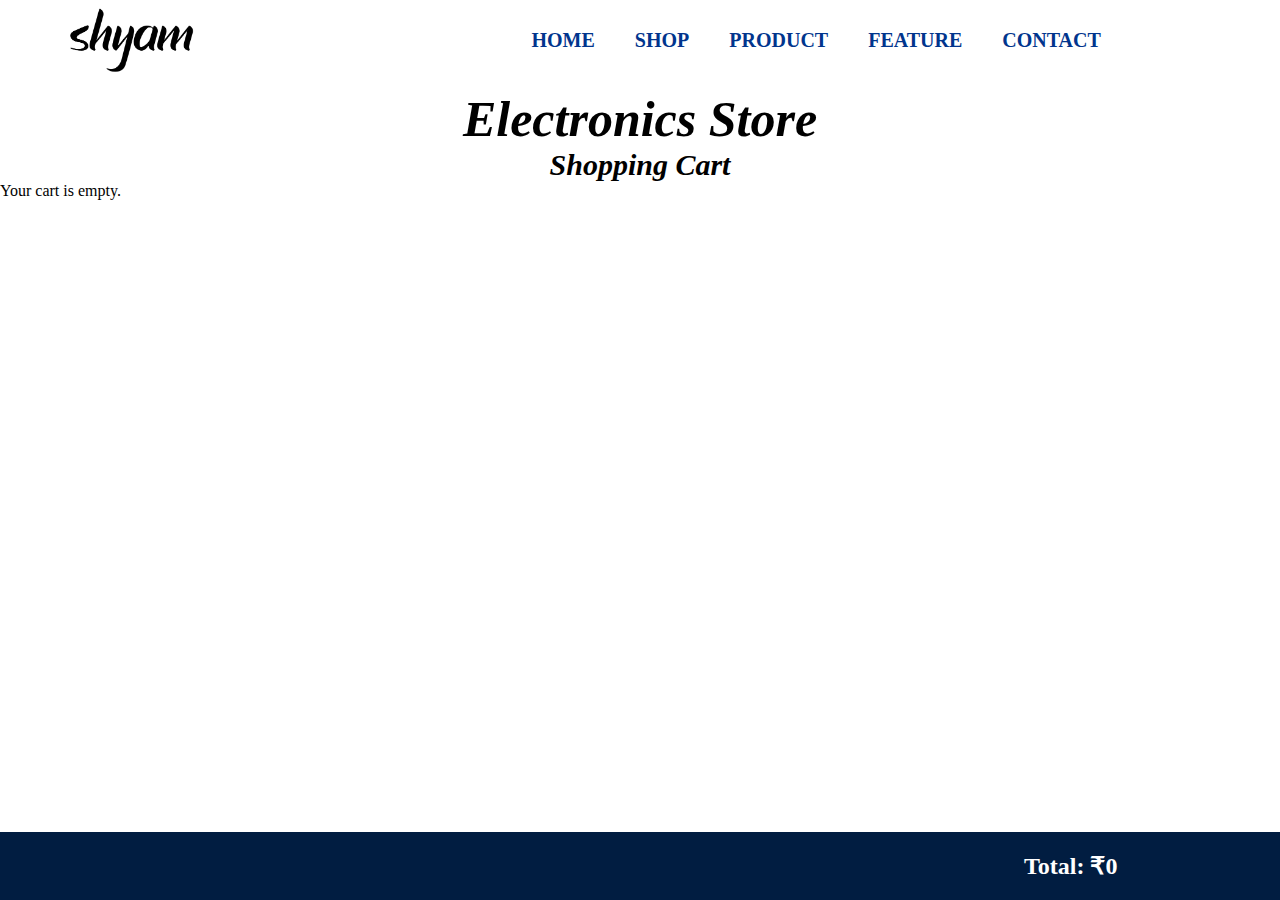
<file: addtocart.html>
<!DOCTYPE html>
<html lang="en">

<head>
    <meta charset="UTF-8">
    <meta name="viewport" content="width=device-width, initial-scale=1.0">
    <title>Cart SHYAM ELECTRONICS</title>
    <link rel="stylesheet" href="style.css">
    <link rel="stylesheet" href="media.css">
    <link rel="stylesheet" href="addtocart.css">
    <link rel="shortcut icon" href="favicon.png" type="image/x-icon">
    <link rel="stylesheet" href="https://cdnjs.cloudflare.com/ajax/libs/font-awesome/6.3.0/css/all.min.css">
    <link rel="stylesheet" href="style1.css">
</head>

<body>

    <header class=" sticky">
        <div class="header-nav">
            <div class="logo">
                <img src="logo1.png" alt="logo" width="150px">
            </div>
            <div class="link">
                <a href="index.html">HOME</a>
                <a href="shop.html">SHOP</a>
                <div class="dropdown">
                    <a href="product.html" class="dropbtn">PRODUCT</a>
                    <div class="dropdown-content">
                        <a href="ref.html">REFRIGERATORs</a>
                        <a href="ac.html">ACs</a>
                        <a href="tv.html">TVs</a>
                        <a href="wash.html">WASHING MACHINEs</a>
                        <a href="flour.html">FLOUR MILLs</a>
                    </div>
                </div>
                <a href="feature.html">FEATURE</a>
                <a href="contact.html">CONTACT</a>
            </div>
            <button class="menu-toggle" aria-label="Toggle navigation">
                <i class="fa-solid fa-bars"></i>
            </button>
        </div>
    </header>


    <h1 class="store-cart">Electronics Store</h1>


    <h2 style="text-align: center;font-size: 30px; font-style: italic;">Shopping Cart</h2>
    <div id="cart">
        <ul id="cart-items"></ul>
        <p class="total">Total: ₹<span id="total-price">0</span></p>
    </div>

    <script>
        // Function to display cart items
        function displayCartItems() {
            const cartContainer = document.getElementById('cart-items');
            cartContainer.innerHTML = ''; // Clear previous items
            const cartItems = JSON.parse(localStorage.getItem('cartItems')) || [];
            let totalPrice = 0;

            if (cartItems.length === 0) {
                cartContainer.innerHTML = '<p>Your cart is empty.</p>';
                return;
            }

            cartItems.forEach((item, index) => {
                const itemDiv = document.createElement('div');
                itemDiv.classList.add('cart-item');
                itemDiv.innerHTML = `
        <img src="${item.image}" alt="${item.name}">
            <h4 class="c-name">${item.name}</h4>
            <div  class="cart-p1">
                <div><p class="c-price">Price: ₹${item.price}</p>
            <p class="c-qua">Quantity: ${item.quantity}</p>
            <p class="c-total">Total: ₹${item.price * item.quantity}</p></div>
            <div><button onclick="removeFromCart(${index})"><i class="fa-solid fa-trash"></i></button></div></div>
        `;
                cartContainer.appendChild(itemDiv);
                totalPrice += item.price * item.quantity;
            });

            document.getElementById('total-price').innerText = totalPrice;
        }

        // Function to remove an item from the cart
        function removeFromCart(index) {
            const cartItems = JSON.parse(localStorage.getItem('cartItems')) || [];
            cartItems.splice(index, 1); // Remove the item at the specified index
            localStorage.setItem('cartItems', JSON.stringify(cartItems)); // Update local storage
            displayCartItems(); // Refresh the cart display
        }

        displayCartItems();

    </script>
    <script src="script.js"></script>
</body>

</html>
</file>
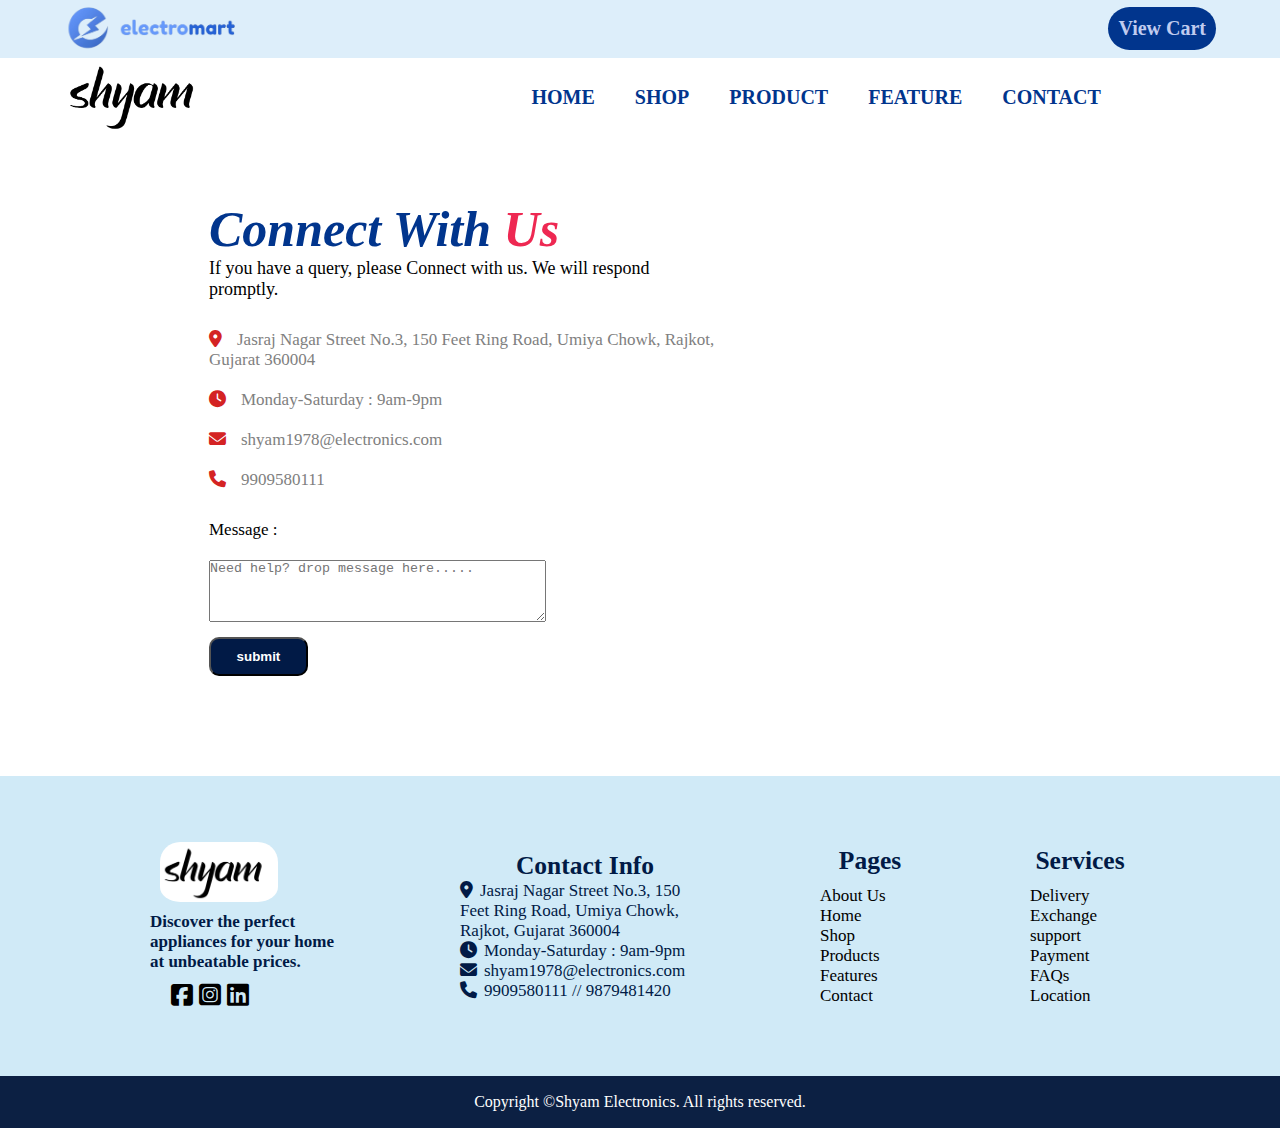
<file: contact.html>
<!DOCTYPE html>
<html lang="en">
<head>
    <meta charset="UTF-8">
    <meta name="viewport" content="width=device-width, initial-scale=1.0">
    <title>SHYAM ELECTRONICS</title>
    <link rel="stylesheet" href="style.css">
    <link rel="stylesheet" href="media.css">
    <link rel="shortcut icon" href="favicon.png" type="image/x-icon">
    <link rel="stylesheet" href="https://cdnjs.cloudflare.com/ajax/libs/font-awesome/6.3.0/css/all.min.css">
</head>
<body>
    <header class=" sticky">
        <div class="nav">
            <div><img src="mart logo.png" alt="" width="180px"></div>
            <div class="head">
                <a href="addtocart.html">View Cart</a>
            </div>
        </div>
        <div class="header-nav">
            <div class="logo">
                <img src="logo1.png" alt="logo" width="150px">
            </div>
            <div class="link">
                <a href="index.html">HOME</a>
                <a href="shop.html">SHOP</a>
                <div class="dropdown">
                    <a href="product.html" class="dropbtn">PRODUCT</a>
                    <div class="dropdown-content">
                        <a href="ref.html">REFRIGERATORs</a>
                        <a href="ac.html">ACs</a>
                        <a href="tv.html">TVs</a>
                        <a href="wash.html">WASHING MACHINEs</a>
                        <a href="flour.html">FLOUR MILLs</a>
                    </div>
                </div>
                <a href="feature.html">FEATURE</a>
                <a href="contact.html">CONTACT</a>
            </div>
            <button class="menu-toggle" aria-label="Toggle navigation">
                <i class="fa-solid fa-bars"></i>
            </button>
        </div>
    </header>

<!-- section 1 -->
 <section class="c-sec1">
    
        <div class="c-p1">
            <div class="bold textmedia" style="font-size: 50px; color: #01358d; font-style: italic; font-weight: 700;">Connect With <span style="color: #ee2852;" class="us">Us</span></div>
            <div class="grayfont" style="font-size: large;">If you have a query, please Connect with us. We will respond promptly.</div>
            <div style="color: gray;">
                <h2 style="color: white;">Contact Info</h2>
                <div><i class="fa-solid fa-location-dot"></i>Jasraj Nagar Street No.3, 150 Feet Ring Road, Umiya Chowk, Rajkot, Gujarat 360004</div><br>
                <div><i class="fa-solid fa-clock"></i>Monday-Saturday : 9am-9pm</div><br>
                <div><i class="fa-solid fa-envelope"></i>shyam1978@electronics.com</div><br>
                <div><i class="fa-duotone fa-solid fa-phone"></i>9909580111</div>
            </div>

            <div class="msg">
                <label>Message : </label><br><br>
                <textarea rows="4" cols="40" name="comment" class="textarea" placeholder="Need help? drop message here....."></textarea><br>

                <input type="button" class="button" value="submit">
            </div>

        </div>
        <div class="c-p2">
            <iframe src="https://www.google.com/maps/embed?pb=!1m18!1m12!1m3!1d53848.414765649104!2d70.7320046948246!3d22.260455000000007!2m3!1f0!2f0!3f0!3m2!1i1024!2i768!4f13.1!3m3!1m2!1s0x3959ca5e86b873ad%3A0xdfea0d8bdf741694!2sSHYAM%20Refrigeration%20%26%20Electronics!5e1!3m2!1sen!2sin!4v1738132525096!5m2!1sen!2sin" width="350" height="350" style="border:0;" allowfullscreen="" loading="lazy" referrerpolicy="no-referrer-when-downgrade"></iframe>
        </div>
    
 </section>


    <!-- footer -->
    <footer class="footer">
        <div class="foot1">
            <div class="d1">
                <div class="img">
                    <img src="logo.png" alt="logo">
                </div>
                <div class="text">
                    <p style="font-size: 17px;">Discover the perfect appliances for your home at unbeatable prices.</p>
                </div>
                <div class="icon">
                    <a href="https://facebook.com" target="_blank"><i class="fa-brands fa-square-facebook"></i></a>
                    <a href="https://instagram.com" target="_blank"><i class="fa-brands fa-square-instagram"></i></a>
                    <a href="https://linkedin.com" target="_blank"><i class="fa-brands fa-linkedin"></i></a>
                </div>
            </div>
            <div class="d2">
                <h2>Contact Info</h2>
                <div><i class="fa-solid fa-location-dot"></i>Jasraj Nagar Street No.3, 150 Feet Ring Road, Umiya Chowk,
                    Rajkot, Gujarat 360004</div>
                <div><i class="fa-solid fa-clock"></i>Monday-Saturday : 9am-9pm</div>
                <div><i class="fa-solid fa-envelope"></i>shyam1978@electronics.com</div>
                <div><i class="fa-duotone fa-solid fa-phone"></i>9909580111 // 9879481420</div>
            </div>
            <div class="d3">
                <h2>Pages</h2>
                <a href="shop.html">About Us</a>
                <a href="index.html">Home</a>
                <a href="shop.html">Shop</a>
                <a href="product.html">Products</a>
                <a href="feature.html">Features</a>
                <a href="contact.html">Contact</a>
            </div>
            <div class="d4">
                <h2>Services</h2>
                <a href="#">Delivery</a>
                <a href="feature.html">Exchange</a>
                <a href="#">support</a>
                <a href="#">Payment</a>
                <a href="faq.html">FAQs</a>
                <a href="contact.html">Location</a>
            </div>
        </div>
        <div class="foot2">
            <p>Copyright ©Shyam Electronics. All rights reserved.</p>
        </div>
    </footer>
    <script src="script.js"></script>
</body>
</html>
</file>
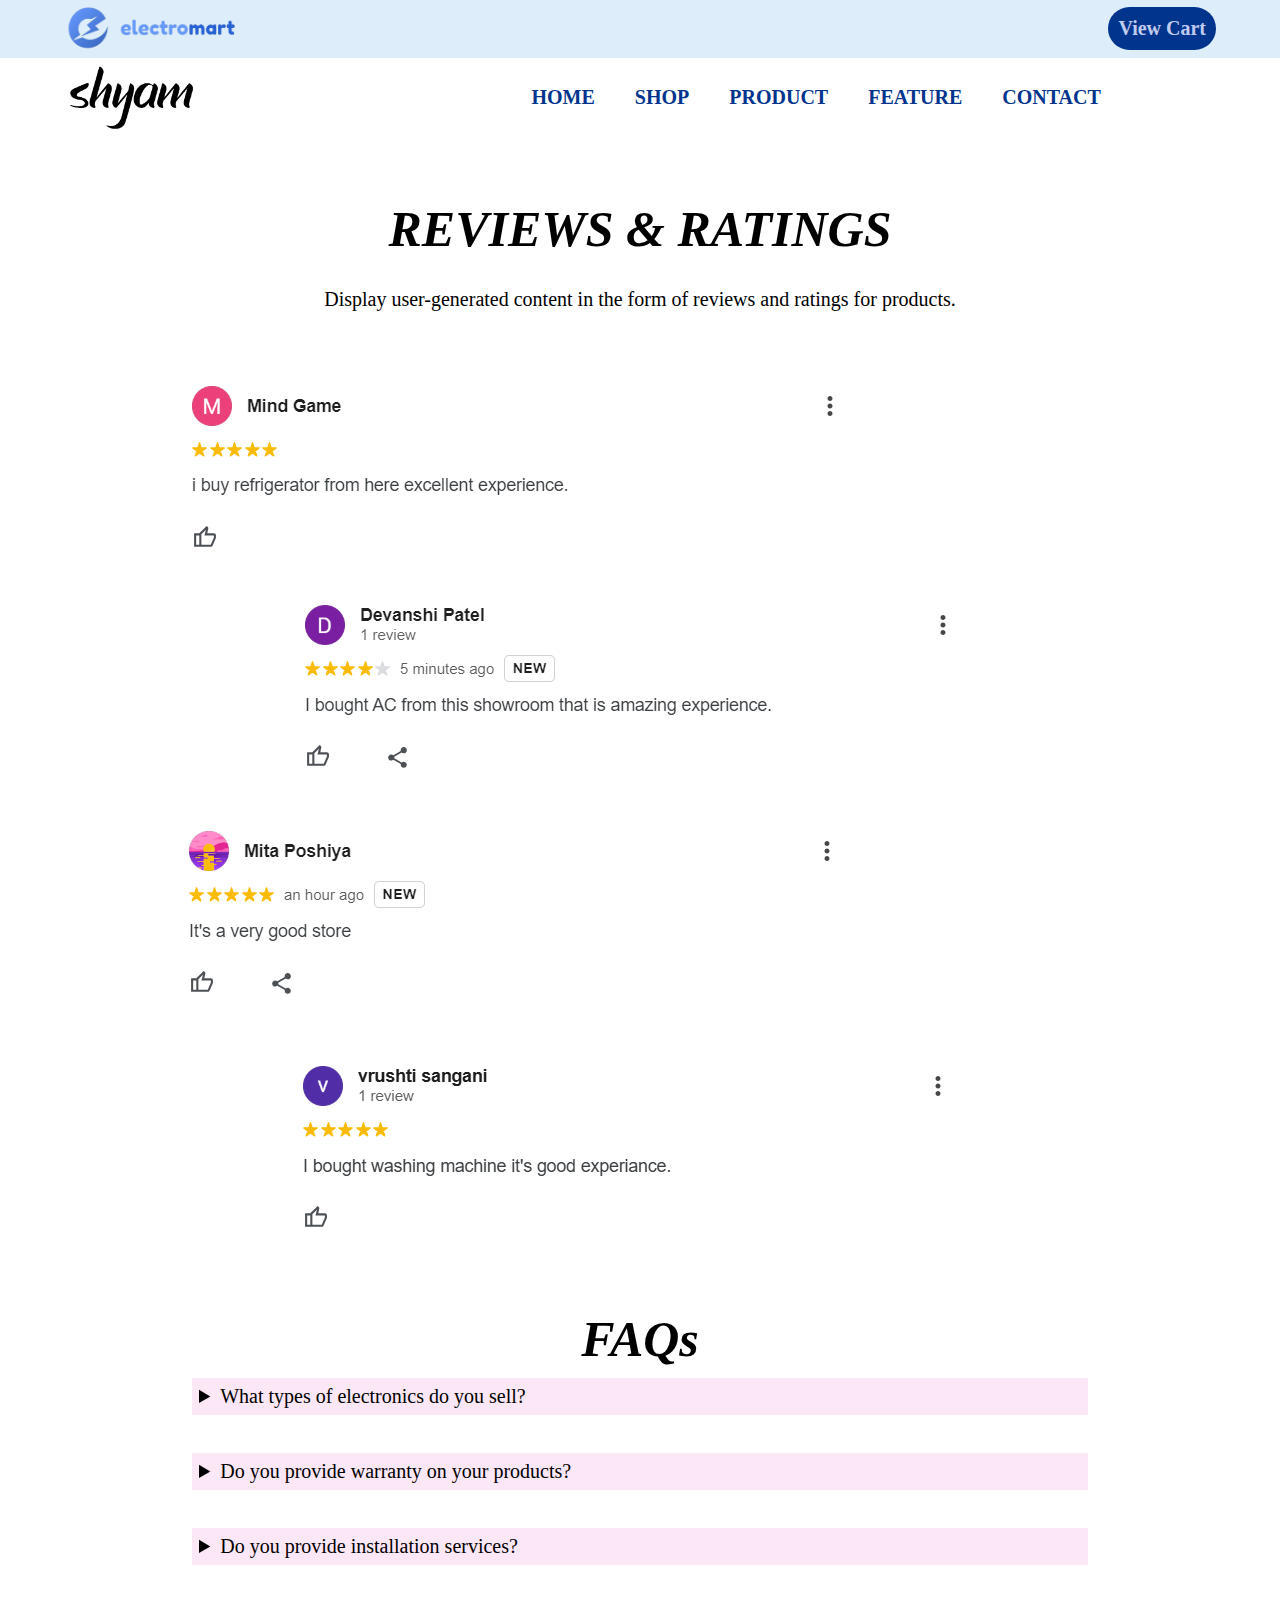
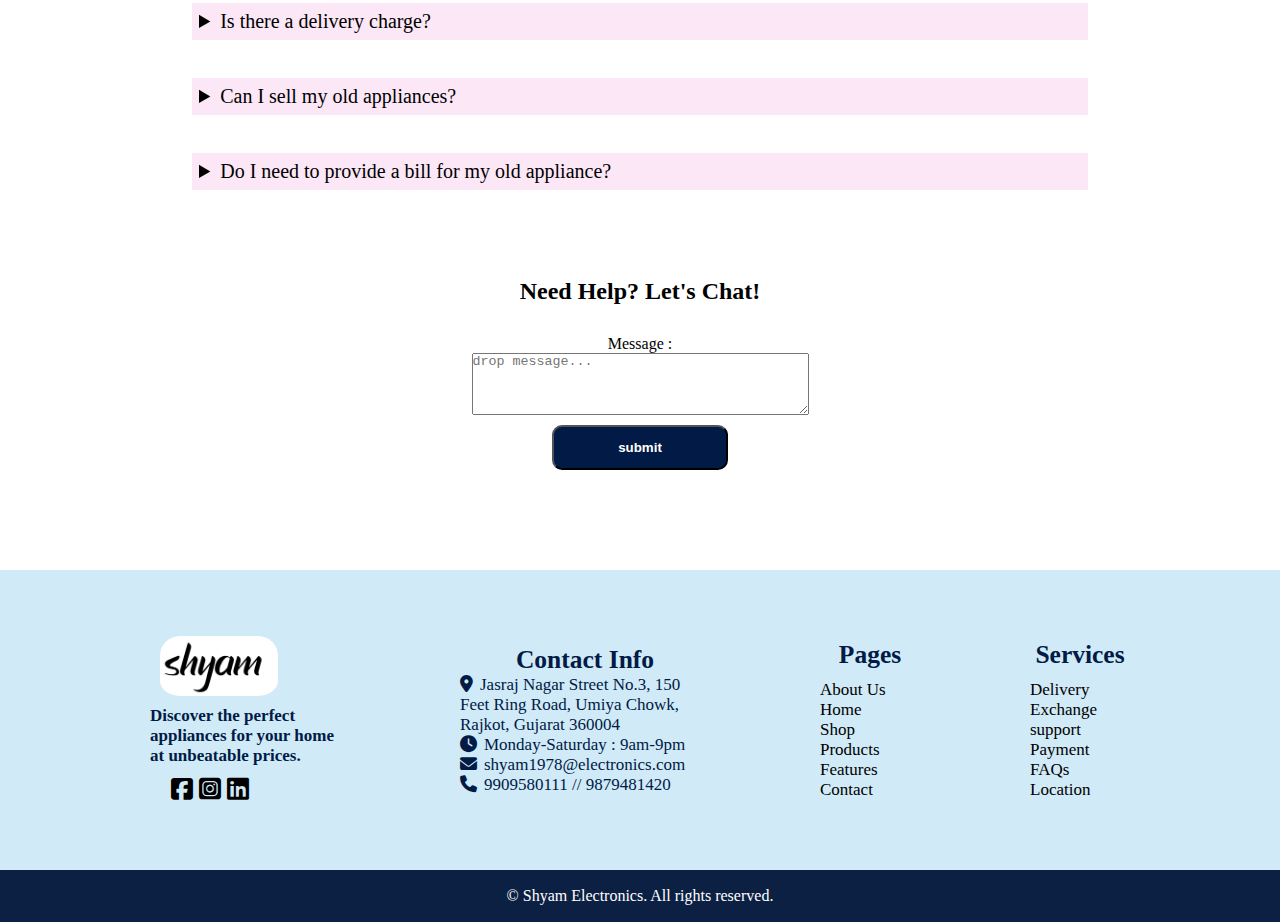
<file: faq.html>
<!DOCTYPE html>
<html lang="en">

<head>
    <meta charset="UTF-8">
    <meta name="viewport" content="width=device-width, initial-scale=1.0">
    <title>FAQ SHYAM ELECTRONICS</title>
    <link rel="stylesheet" href="style.css">
    <link rel="stylesheet" href="media.css">
    <link rel="shortcut icon" href="favicon.png" type="image/x-icon">
    <link rel="stylesheet" href="https://cdnjs.cloudflare.com/ajax/libs/font-awesome/6.3.0/css/all.min.css">
</head>

<body>
    <header class=" sticky">
        <div class="nav">
            <div><img src="mart logo.png" alt="" width="180px"></div>
            <div class="head">
                <a href="addtocart.css">View Cart</a>
            </div>
        </div>
        <div class="header-nav">
            <div class="logo">
                <img src="logo1.png" alt="logo" width="150px">
            </div>
            <div class="link">
                <a href="index.html">HOME</a>
                <a href="shop.html">SHOP</a>
                <div class="dropdown">
                    <a href="product.html" class="dropbtn">PRODUCT</a>
                    <div class="dropdown-content">
                        <a href="ref.html">REFRIGERATORs</a>
                        <a href="ac.html">ACs</a>
                        <a href="tv.html">TVs</a>
                        <a href="wash.html">WASHING MACHINEs</a>
                        <a href="flour.html">FLOUR MILLs</a>
                    </div>
                </div>
                <a href="feature.html">FEATURE</a>
                <a href="contact.html">CONTACT</a>
            </div>
            <button class="menu-toggle" aria-label="Toggle navigation">
                <i class="fa-solid fa-bars"></i>
            </button>
        </div>
    </header>

    <!-- section 1 -->
    <section class="faq-s1">
        <h1>REVIEWS & RATINGS</h1>
        <p>Display user-generated content in the form of reviews and ratings for products.</p>
        <div class="faq-img">
            <img src="review1.png" alt="review">
            <img src="review2.png" class="img2" alt="review">
            <img src="review3.png" alt="review">
            <img src="review4.png" class="img2" alt="review">
        </div>
    </section>

    <!-- section 1 -->
    <section class="faq-s2">
        <div>
            <h1>FAQs</h1>
            <details>
                <summary class="bgcolor">What types of electronics do you sell?</summary>
                <p>We offer a wide range of electronics, including refrigerators, air conditioners, washing machines, TVs, and flour mills.</p>
            </details><br>
            <details>
                <summary class="bgcolor"> Do you provide warranty on your products?</summary>
                <p>Yes, all our products come with a manufacturer’s warranty. Warranty duration varies by product and brand.</p>
            </details><br>
            <details>
                <summary class="bgcolor"> Do you provide installation services?</summary>
                <p>Yes, we offer free or paid installation services depending on the product. Our support team will assist you.</p>
            </details><br>
            <details>
                <summary class="bgcolor">  Is there a delivery charge?</summary>
                <p>Delivery is not free for products. This is based on the distance.</p>
            </details><br>
            <details>
                <summary class="bgcolor"> Can I sell my old appliances?</summary>
                <p>Yes, we accept old appliances like refrigerators, ACs, and washing machines. Get instant value or store credit.</p>
            </details><br>
            <details>
                <summary class="bgcolor">Do I need to provide a bill for my old appliance?</summary>
                <p>A bill is not mandatory, but it may help in getting a better exchange value.</p>
            </details><br>
        </div>

        <div class="msg1">
            <h2>Need Help? Let's Chat!</h2>
        <label>Message : </label>
        <textarea name="msg1" id="msg1" rows="4" cols="40" placeholder="drop message..."></textarea>

        <input type="button" class="button" value="submit">
        </div>
    </section>


    <footer class="footer">
        <div class="foot1">
            <div class="d1">
                <div class="img">
                    <img src="logo.png" alt="logo">
                </div>
                <div class="text">
                    <p style="font-size: 17px;">Discover the perfect appliances for your home at unbeatable prices.</p>
                </div>
                <div class="icon">
                    <a href="https://facebook.com" target="_blank"><i class="fa-brands fa-square-facebook"></i></a>
                    <a href="https://instagram.com" target="_blank"><i class="fa-brands fa-square-instagram"></i></a>
                    <a href="https://linkedin.com" target="_blank"><i class="fa-brands fa-linkedin"></i></a>
                </div>
            </div>
            <div class="d2">
                <h2>Contact Info</h2>
                <div><i class="fa-solid fa-location-dot"></i>Jasraj Nagar Street No.3, 150 Feet Ring Road, Umiya Chowk,
                    Rajkot, Gujarat 360004</div>
                <div><i class="fa-solid fa-clock"></i>Monday-Saturday : 9am-9pm</div>
                <div><i class="fa-solid fa-envelope"></i>shyam1978@electronics.com</div>
                <div><i class="fa-duotone fa-solid fa-phone"></i>9909580111 // 9879481420</div>
            </div>
            <div class="d3">
                <h2>Pages</h2>
                <a href="shop.html">About Us</a>
                <a href="index.html">Home</a>
                <a href="shop.html">Shop</a>
                <a href="product.html">Products</a>
                <a href="feature.html">Features</a>
                <a href="contact.html">Contact</a>
            </div>
            <div class="d4">
                <h2>Services</h2>
                <a href="#">Delivery</a>
                <a href="feature.html">Exchange</a>
                <a href="#">support</a>
                <a href="#">Payment</a>
                <a href="faq.html">FAQs</a>
                <a href="contact.html">Location</a>
            </div>
        </div>
        <div class="foot2">
            <p>© Shyam Electronics. All rights reserved.</p>
        </div>
    </footer>
    <script src="script.js"></script>
</body>

</html>
</file>
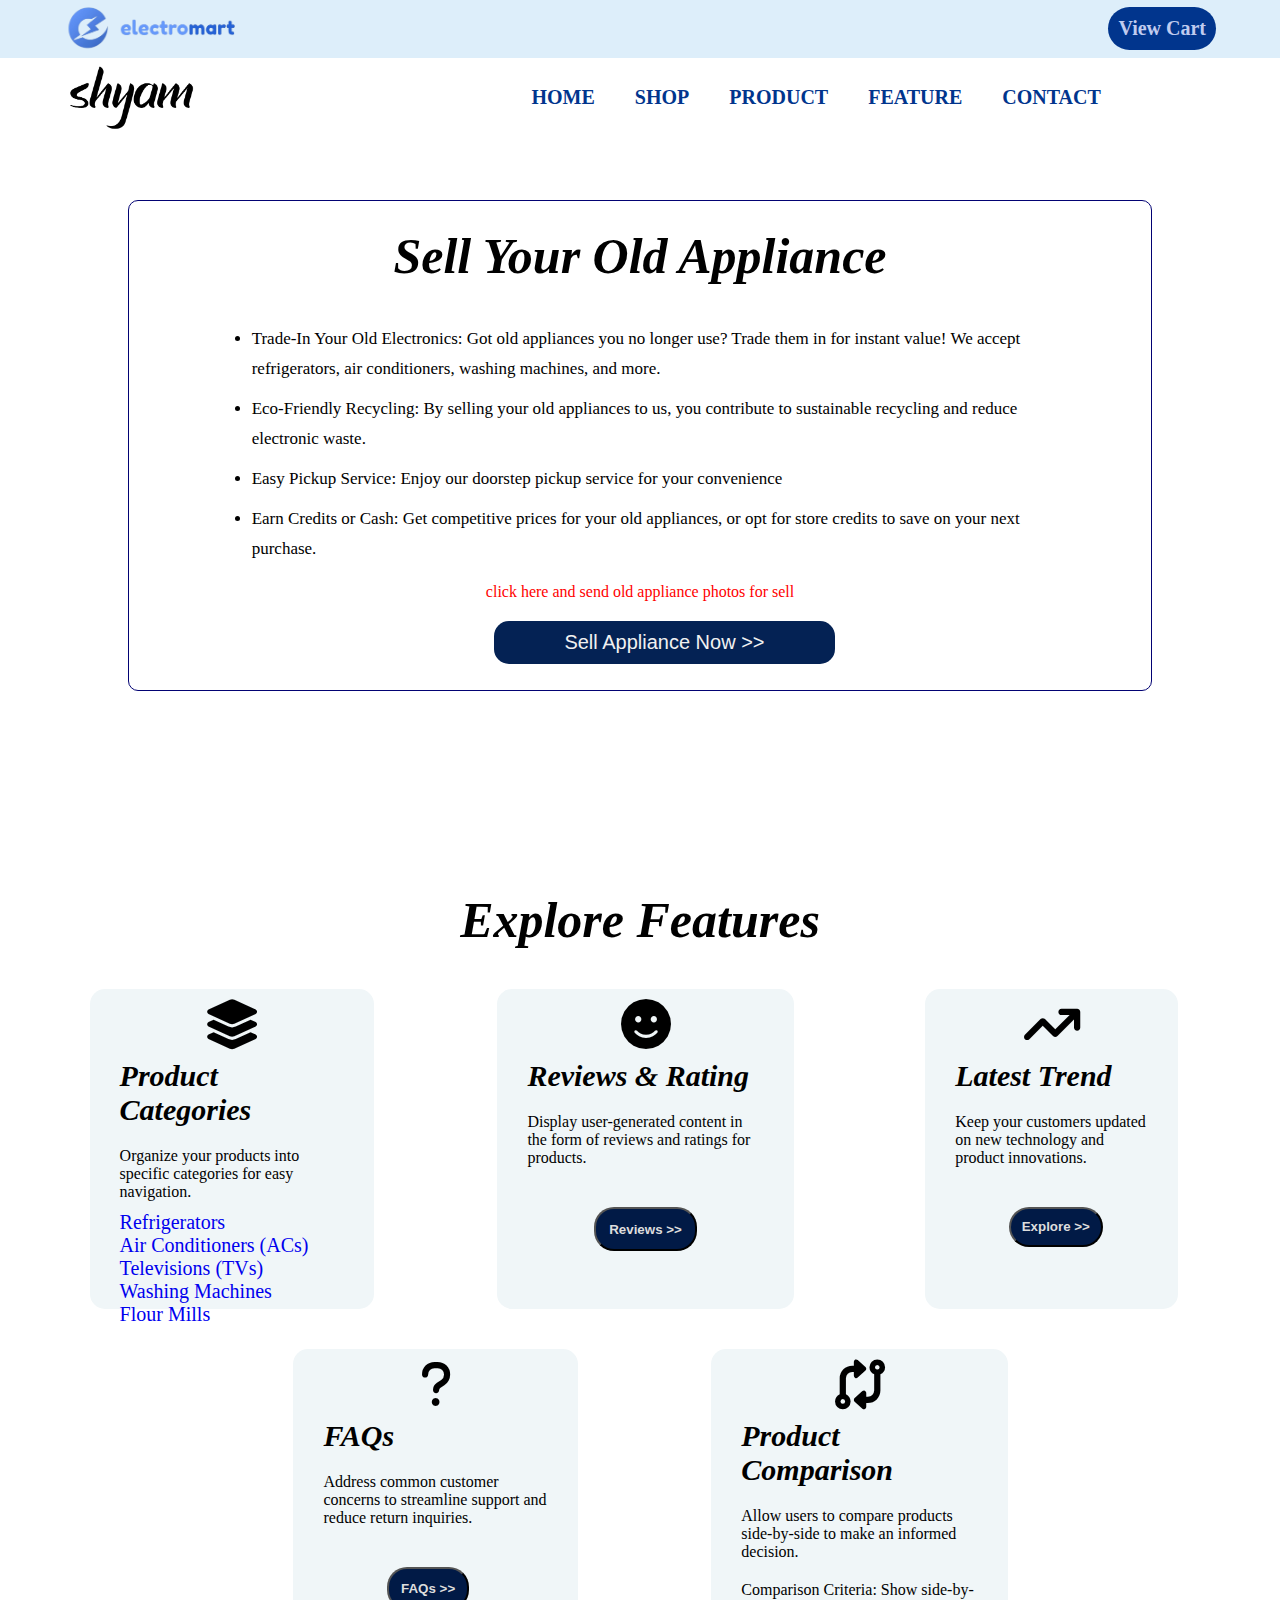
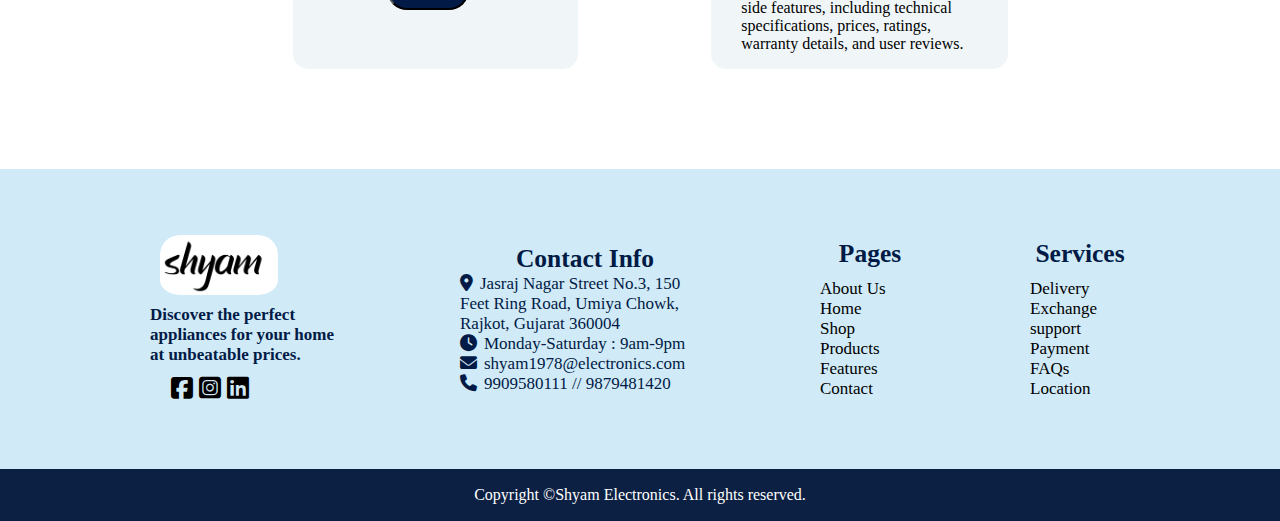
<file: feature.html>
<!DOCTYPE html>
<html lang="en">

<head>
    <meta charset="UTF-8">
    <meta name="viewport" content="width=device-width, initial-scale=1.0">
    <title>SHYAM ELECTRONICS</title>
    <link rel="stylesheet" href="style.css">
    <link rel="stylesheet" href="media.css">
    <link rel="shortcut icon" href="favicon.png" type="image/x-icon">
    <link rel="stylesheet" href="https://cdnjs.cloudflare.com/ajax/libs/font-awesome/6.3.0/css/all.min.css">
</head>

<body>
    <header class=" sticky">
        <div class="nav">
            <div><img src="mart logo.png" alt="" width="180px"></div>
            <div class="head">
                <a href="addtocart.html">View Cart</a>
            </div>
        </div>
        <div class="header-nav">
            <div class="logo">
                <img src="logo1.png" alt="logo" width="150px">
            </div>
            <div class="link">
                <a href="index.html">HOME</a>
                <a href="shop.html">SHOP</a>
                <div class="dropdown">
                    <a href="product.html" class="dropbtn">PRODUCT</a>
                    <div class="dropdown-content">
                        <a href="ref.html">REFRIGERATORs</a>
                        <a href="ac.html">ACs</a>
                        <a href="tv.html">TVs</a>
                        <a href="wash.html">WASHING MACHINEs</a>
                        <a href="flour.html">FLOUR MILLs</a>
                    </div>
                </div>
                <a href="feature.html">FEATURE</a>
                <a href="contact.html">CONTACT</a>
            </div>
            <button class="menu-toggle" aria-label="Toggle navigation">
                <i class="fa-solid fa-bars"></i>
            </button>
        </div>
    </header>

    <!-- section 1 -->
    <section class="f-sec1">
        <h2>Sell Your Old Appliance</h2>
        <div>
            <ul>
                <li>
                    <p>Trade-In Your Old Electronics: Got old appliances you no longer use? Trade them in for instant
                        value! We accept refrigerators, air conditioners, washing machines, and more.</p>
                </li>
                <li>
                    <p>Eco-Friendly Recycling: By selling your old appliances to us, you contribute to sustainable
                        recycling and reduce electronic waste.</p>
                </li>
                <li>
                    <p>Easy Pickup Service: Enjoy our doorstep pickup service for your convenience</p>
                </li>
                <li>
                    <p>Earn Credits or Cash: Get competitive prices for your old appliances, or opt for store credits to
                        save on your next purchase.</p>
                </li>
            </ul>
        </div>
        <p style="color: red;text-align: center;">click here and send old appliance photos for sell </p>
        <button><a href="tel:+91931346260">Sell Appliance Now >></a></button>
    </section>

    <!-- section 2 -->
    <section class="f-sec2">
        <h2>Explore Features</h2>
        <div class="feature-card">
            <div class="fea-card"><i class="fa-solid fa-layer-group"></i>
                <h4>Product Categories</h4>
                <p>Organize your products into specific categories for easy navigation.</p>
                    <a class="link1" href="ref.html">Refrigerators</a><br>
                    <a class="link1" href="ac.html">Air Conditioners (ACs)</a><br>
                    <a class="link1" href="tv.html">Televisions (TVs)</a><br>
                    <a class="link1" href="wash.html">Washing Machines</a><br>
                    <a class="link1" href="flour.html">Flour Mills</a><br>
            </div>
            <div class="fea-card"><i class="fa-solid fa-face-smile"></i>
                <h4>Reviews & Rating</h4>
                <p>Display user-generated content in the form of reviews and ratings for products.</p>
                <a href="faq.html"><button class="f-btn">Reviews >></button></a>
            </div>
            <div class="fea-card"><i class="fa-solid fa-arrow-trend-up"></i>
                <h4>Latest Trend</h4>
                <p>Keep your customers updated on new technology and product innovations.</p>
                <a href="https://www.podium.com/article/appliance-industry-trends/"><button class="f-btn">Explore >></button></a>
            </div>
            <div class="fea-card1"><i class="fa-solid fa-question"></i>
                <h4>FAQs</h4>
                <p>Address common customer concerns to streamline support and reduce return inquiries.</p>
                <a href="faq.html"><button class="f-btn">FAQs >></button></a>
            </div>
            <div class="fea-card1"><i class="fa-solid fa-code-compare"></i>
            <h4>Product Comparison</h4>
            <p>Allow users to compare products side-by-side to make an informed decision.</p>
            <p>Comparison Criteria: Show side-by-side features, including technical specifications, prices, ratings, warranty details, and user reviews.</p>
            </div>
        </div>
    </section>

    <!-- footer -->
    <footer class="footer">
        <div class="foot1">
            <div class="d1">
                <div class="img">
                    <img src="logo.png" alt="logo">
                </div>
                <div class="text">
                    <p style="font-size: 17px;">Discover the perfect appliances for your home at unbeatable prices.</p>
                </div>
                <div class="icon">
                    <a href="https://facebook.com" target="_blank"><i class="fa-brands fa-square-facebook"></i></a>
                    <a href="https://instagram.com" target="_blank"><i class="fa-brands fa-square-instagram"></i></a>
                    <a href="https://linkedin.com" target="_blank"><i class="fa-brands fa-linkedin"></i></a>
                </div>
            </div>
            <div class="d2">
                <h2>Contact Info</h2>
                <div><i class="fa-solid fa-location-dot"></i>Jasraj Nagar Street No.3, 150 Feet Ring Road, Umiya Chowk,
                    Rajkot, Gujarat 360004</div>
                <div><i class="fa-solid fa-clock"></i>Monday-Saturday : 9am-9pm</div>
                <div><i class="fa-solid fa-envelope"></i>shyam1978@electronics.com</div>
                <div><i class="fa-duotone fa-solid fa-phone"></i>9909580111 // 9879481420</div>
            </div>
            <div class="d3">
                <h2>Pages</h2>
                <a href="shop.html">About Us</a>
                <a href="index.html">Home</a>
                <a href="shop.html">Shop</a>
                <a href="product.html">Products</a>
                <a href="feature.html">Features</a>
                <a href="contact.html">Contact</a>
            </div>
            <div class="d4">
                <h2>Services</h2>
                <a href="#">Delivery</a>
                <a href="feature.html">Exchange</a>
                <a href="#">support</a>
                <a href="#">Payment</a>
                <a href="faq.html">FAQs</a>
                <a href="contact.html">Location</a>
            </div>
        </div>
        <div class="foot2">
            <p>Copyright ©Shyam Electronics. All rights reserved.</p>
        </div>
    </footer>
    <script src="script.js"></script>
</body>

</html>
</file>
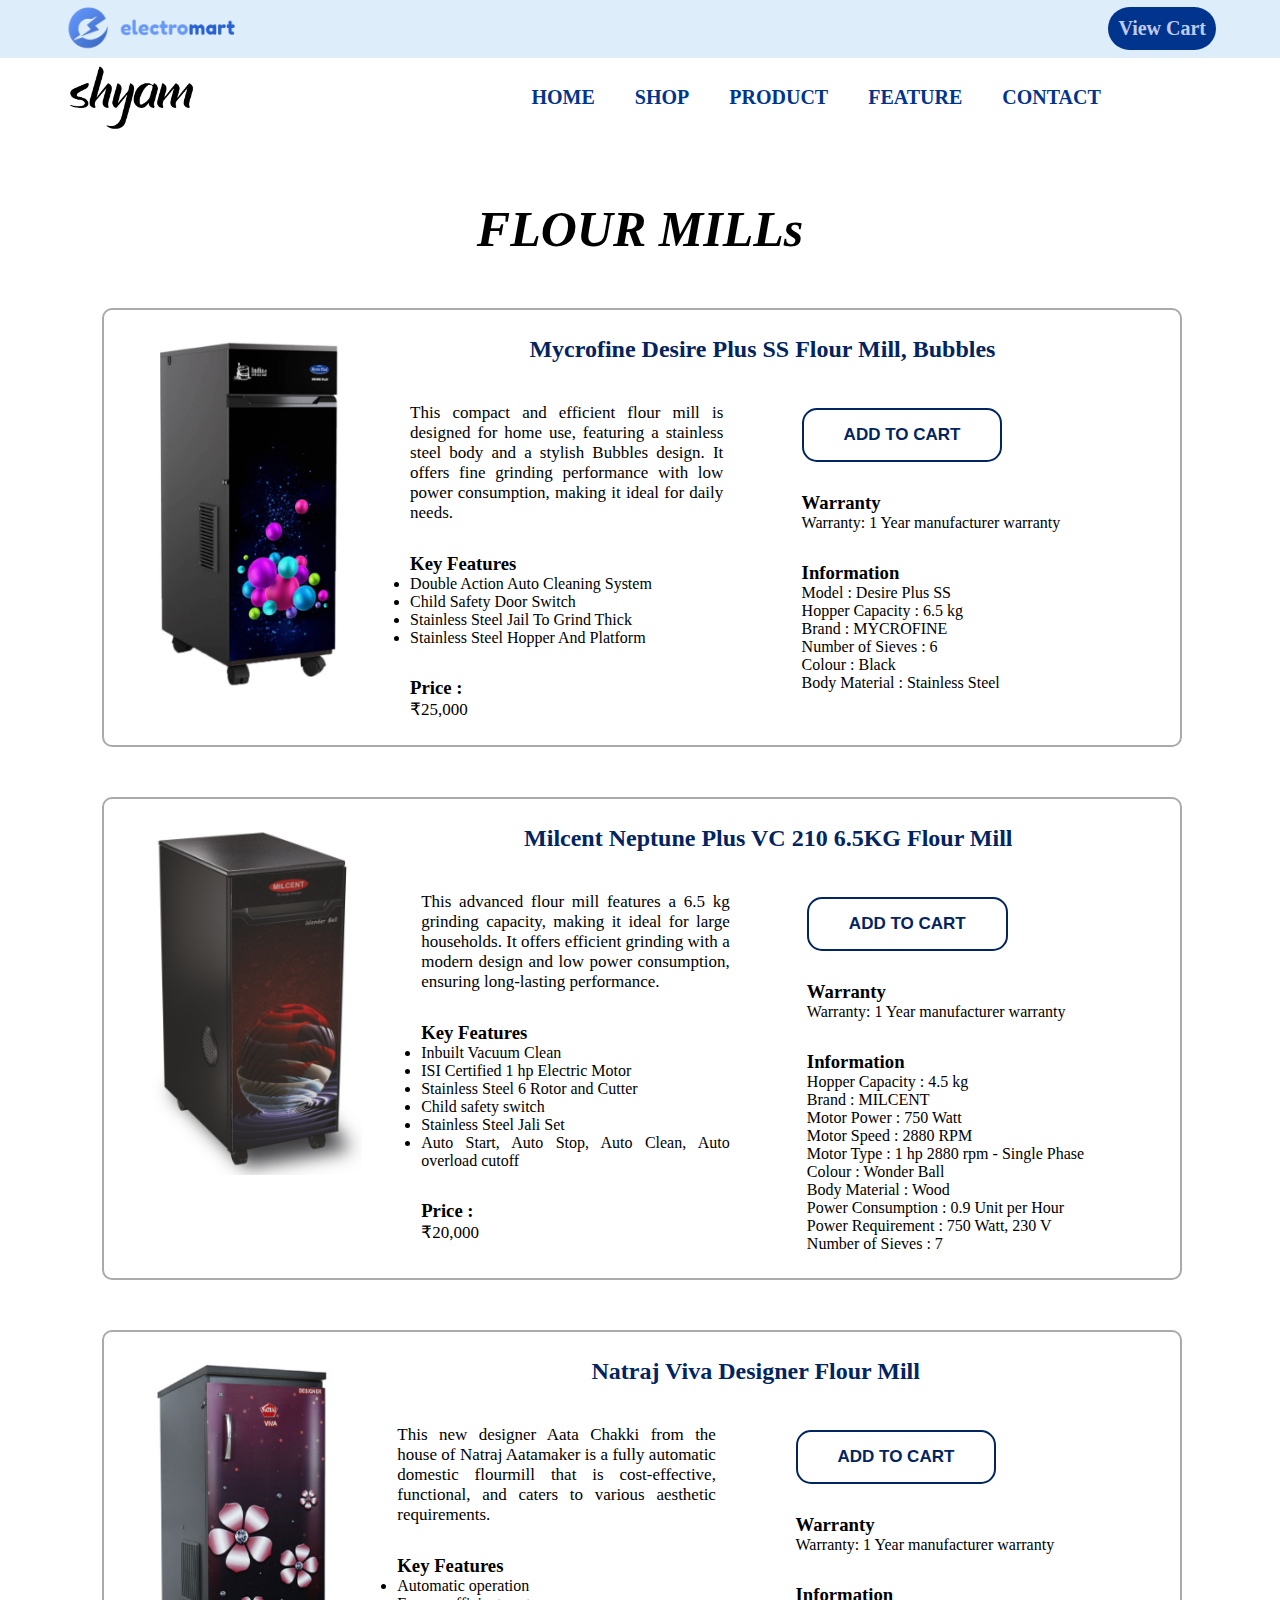
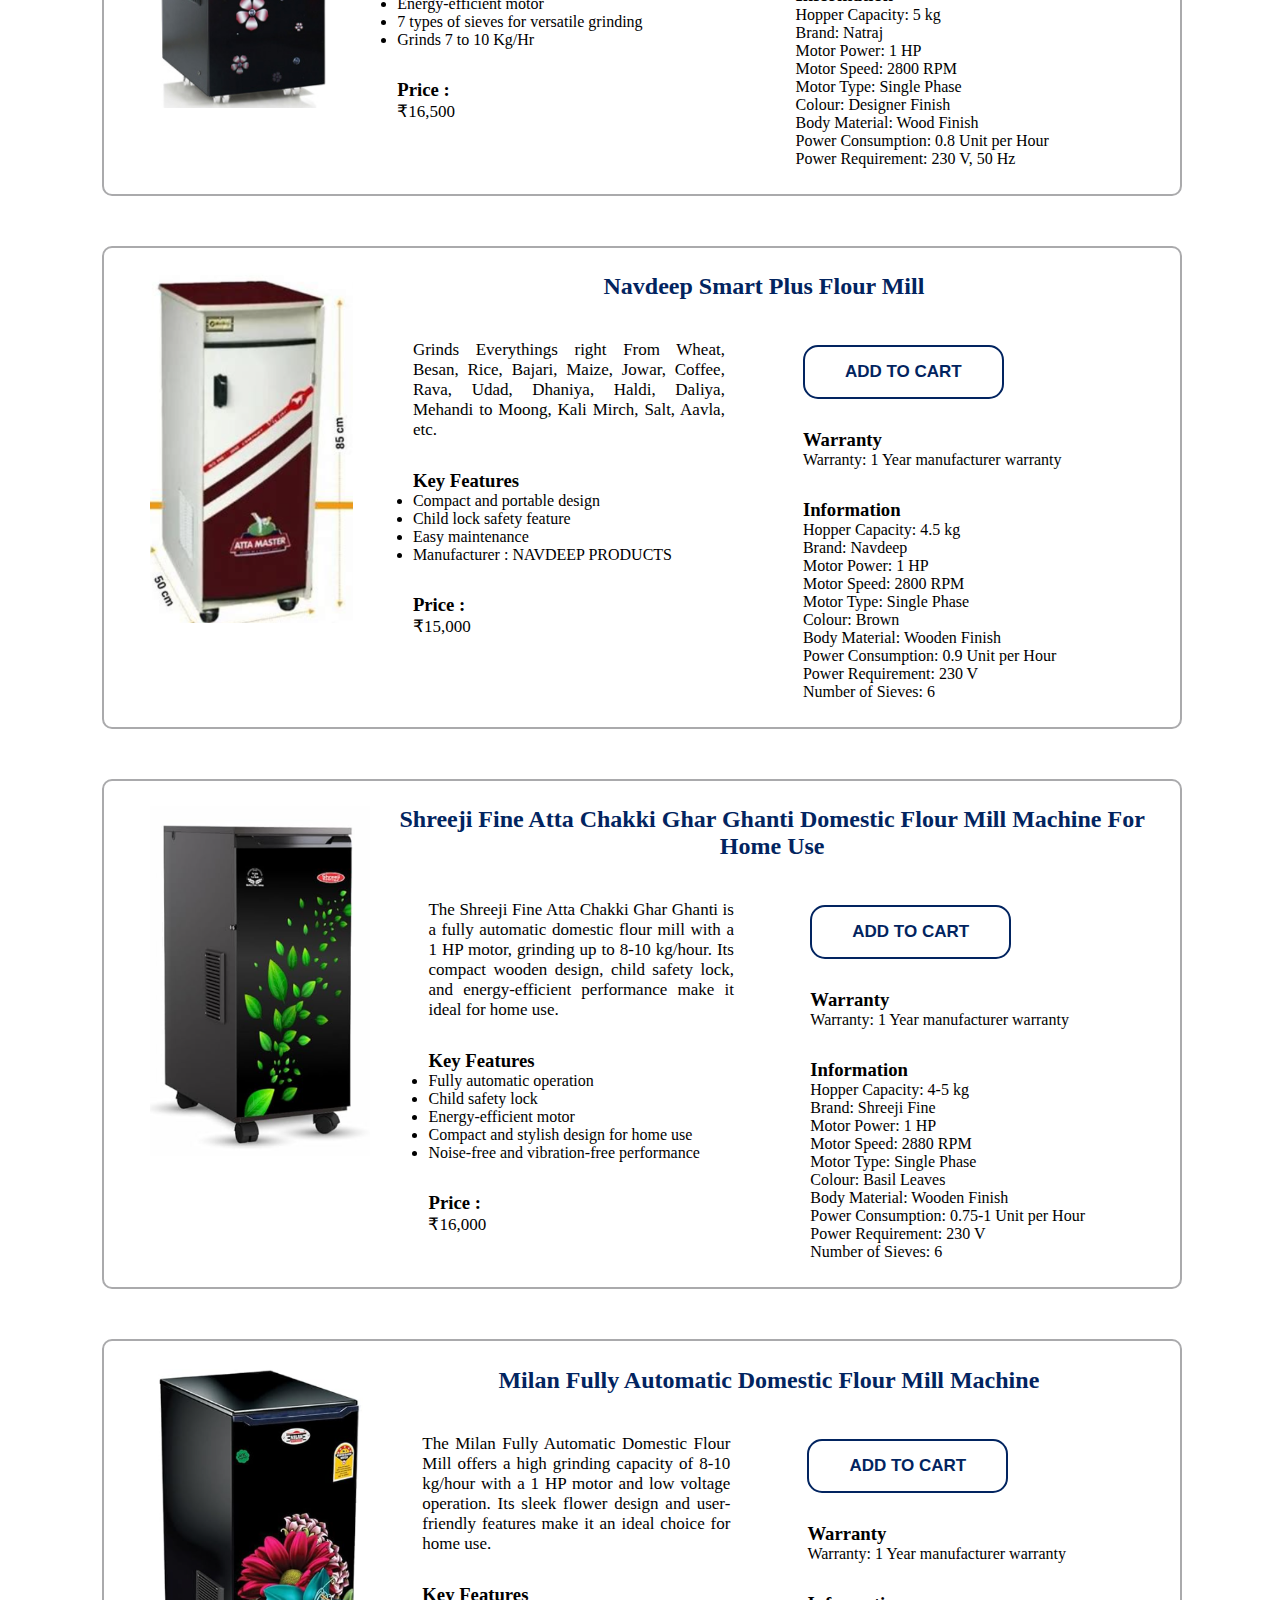
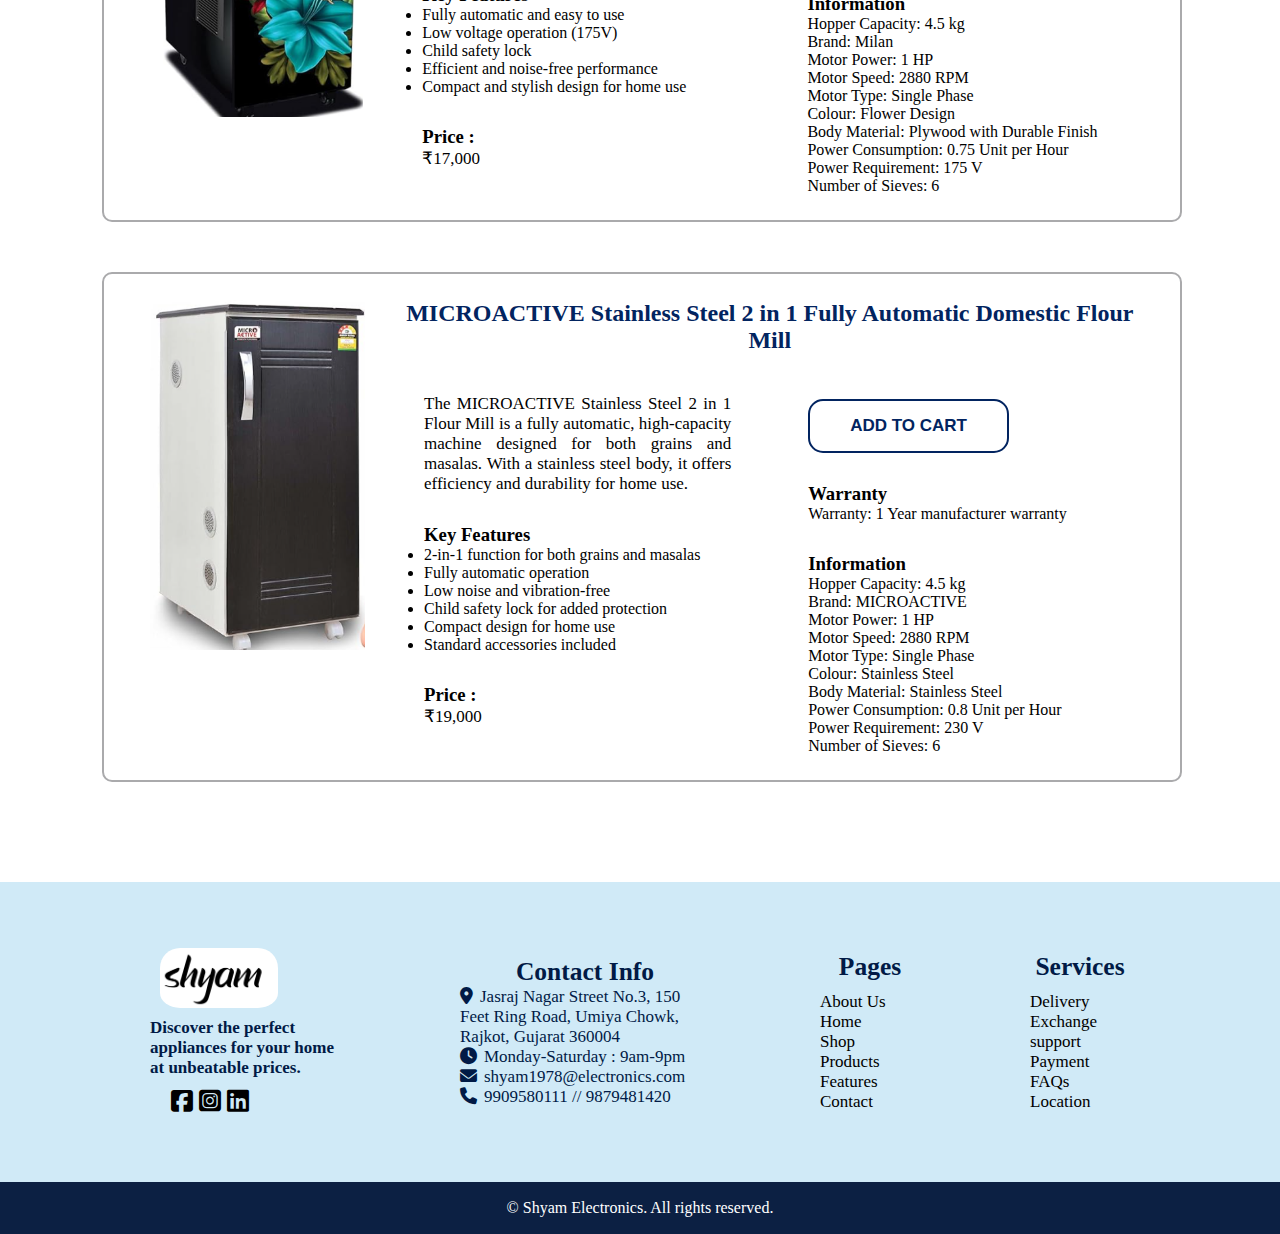
<file: flour.html>
<!DOCTYPE html>
<html lang="en">

<head>
    <meta charset="UTF-8">
    <meta name="viewport" content="width=device-width, initial-scale=1.0">
    <title>SHYAM ELECTRONICS</title>
    <link rel="stylesheet" href="style.css">
    <link rel="stylesheet" href="media.css">
    <link rel="stylesheet" href="addtocart.css">
    <link rel="shortcut icon" href="favicon.png" type="image/x-icon">
    <link rel="stylesheet" href="https://cdnjs.cloudflare.com/ajax/libs/font-awesome/6.3.0/css/all.min.css">
    <link rel="stylesheet" href="style1.css">
</head>

<body>
    <header class=" sticky">
        <div class="nav">
            <div><img src="mart logo.png" alt="" width="180px"></div>
            <div class="head">
                <a href="addtocart.html">View Cart</a>
            </div>
        </div>
        <div class="header-nav">
            <div class="logo">
                <img src="logo1.png" alt="logo" width="150px">
            </div>
            <div class="link">
                <a href="index.html">HOME</a>
                <a href="shop.html">SHOP</a>
                <div class="dropdown">
                    <a href="product.html" class="dropbtn">PRODUCT</a>
                    <div class="dropdown-content">
                        <a href="ref.html">REFRIGERATORs</a>
                        <a href="ac.html">ACs</a>
                        <a href="tv.html">TVs</a>
                        <a href="wash.html">WASHING MACHINEs</a>
                        <a href="flour.html">FLOUR MILLs</a>
                    </div>
                </div>
                <a href="feature.html">FEATURE</a>
                <a href="contact.html">CONTACT</a>
            </div>
            <button class="menu-toggle" aria-label="Toggle navigation">
                <i class="fa-solid fa-bars"></i>
            </button>
        </div>
    </header>

    <!-- section 1 -->
    <section class="fm-sec1">
        <h1>FLOUR MILLs</h1>
        <div class="fm-cards">
            <div class="fm-card">
                <img src="fm-1.png" alt="flour mills">
                <div>
                    <h2 style="color: #022460;">Mycrofine Desire Plus SS Flour Mill, Bubbles</h2>
                    <div class="ref-des">
                        <div class="des-p1">
                            <p>This compact and efficient flour mill is designed for home use, featuring a stainless
                                steel body and a stylish Bubbles design. It offers fine grinding performance with low
                                power consumption, making it ideal for daily needs.</p>

                            <h3>Key Features</h3>
                            <li>Double Action Auto Cleaning System</li>
                            <li>Child Safety Door Switch</li>
                            <li>Stainless Steel Jail To Grind Thick</li>
                            <li>Stainless Steel Hopper And Platform</li>

                            <h3>Price :</h3>
                            <p>₹25,000</p>
                        </div>

                        <div class="des-p2">
                            <a href="#"> <button class="cart1" onclick="addToCart('Mycrofine Desire Plus SS Flour Mill, Bubbles', 25000 , 'fm-1.png')">ADD TO CART</button></a>

                            <h3>Warranty</h3>
                            <p>Warranty: 1 Year manufacturer warranty</p>

                            <h3>Information</h3>
                            <p>Model : Desire Plus SS</p>
                            <p>Hopper Capacity : 6.5 kg</p>
                            <p>Brand : MYCROFINE</p>
                            <p>Number of Sieves : 6</p>
                            <p>Colour : Black</p>
                            <p>Body Material : Stainless Steel</p>
                        </div>
                    </div>
                </div>
            </div>

            <div class="fm-card">
                <img src="fm-2.png" alt="flour mills">
                <div>
                    <h2 style="color: #022460;">Milcent Neptune Plus VC 210 6.5KG Flour Mill</h2>
                    <div class="ref-des">
                        <div class="des-p1">
                            <p>This advanced flour mill features a 6.5 kg grinding capacity, making it ideal for large
                                households. It offers efficient grinding with a modern design and low power consumption,
                                ensuring long-lasting performance.</p>

                            <h3>Key Features</h3>
                            <li>Inbuilt Vacuum Clean</li>
                            <li>ISI Certified 1 hp Electric Motor</li>
                            <li>Stainless Steel 6 Rotor and Cutter</li>
                            <li>Child safety switch</li>
                            <li>Stainless Steel Jali Set</li>
                            <li>Auto Start, Auto Stop, Auto Clean, Auto overload cutoff</li>

                            <h3>Price :</h3>
                            <p>₹20,000</p>
                        </div>

                        <div class="des-p2">
                            <a href="#"> <button class="cart1" onclick="addToCart('Milcent Neptune Plus VC 210 6.5KG Flour Mill', 20000 , 'fm-2.png')">ADD TO CART</button></a>

                            <h3>Warranty</h3>
                            <p>Warranty: 1 Year manufacturer warranty</p>

                            <h3>Information</h3>
                            <p>Hopper Capacity : 4.5 kg</p>
                            <p>Brand : MILCENT</p>
                            <p>Motor Power : 750 Watt</p>
                            <p>Motor Speed : 2880 RPM</p>
                            <p>Motor Type : 1 hp 2880 rpm - Single Phase</p>
                            <p>Colour : Wonder Ball</p>
                            <p>Body Material : Wood</p>
                            <p>Power Consumption : 0.9 Unit per Hour</p>
                            <p>Power Requirement : 750 Watt, 230 V</p>
                            <p>Number of Sieves : 7</p>
                        </div>
                    </div>
                </div>
            </div>

            <div class="fm-card">
                <img src="fm-3.png" alt="flour mills">
                <div>
                    <h2 style="color: #022460;">Natraj Viva Designer Flour Mill</h2>
                    <div class="ref-des">
                        <div class="des-p1">
                            <p>This new designer Aata Chakki from the house of Natraj Aatamaker is a fully automatic
                                domestic flourmill that is cost-effective, functional, and caters to various aesthetic
                                requirements.</p>

                            <h3>Key Features</h3>
                            <li>Automatic operation</li>
                            <li>Energy-efficient motor</li>
                            <li>7 types of sieves for versatile grinding</li>
                            <li>Grinds 7 to 10 Kg/Hr </li>

                            <h3>Price :</h3>
                            <p>₹16,500</p>
                        </div>

                        <div class="des-p2">
                            <a href="#"> <button class="cart1" onclick="addToCart('Natraj Viva Designer Flour Mill', 16500 , 'fm-3.png')">ADD TO CART</button></a>

                            <h3>Warranty</h3>
                            <p>Warranty: 1 Year manufacturer warranty</p>

                            <h3>Information</h3>
                            <p>Hopper Capacity: 5 kg</p>
                            <p>Brand: Natraj</p>
                            <p>Motor Power: 1 HP</p>
                            <p>Motor Speed: 2800 RPM</p>
                            <p>Motor Type: Single Phase</p>
                            <p>Colour: Designer Finish</p>
                            <p>Body Material: Wood Finish</p>
                            <p>Power Consumption: 0.8 Unit per Hour</p>
                            <p>Power Requirement: 230 V, 50 Hz</p>
                        </div>
                    </div>
                </div>
            </div>

            <div class="fm-card">
                <img src="fm-4.png" alt="flour mills">
                <div>
                    <h2 style="color: #022460;"> Navdeep Smart Plus Flour Mill</h2>
                    <div class="ref-des">
                        <div class="des-p1">
                            <p>Grinds Everythings right From Wheat, Besan, Rice, Bajari, Maize, Jowar, Coffee, Rava, Udad, Dhaniya, Haldi, Daliya, Mehandi to Moong, Kali Mirch, Salt, Aavla, etc.</p>

                            <h3>Key Features</h3>
                            <li>Compact and portable design</li>
                            <li>Child lock safety feature</li>
                            <li>Easy maintenance</li>
                            <li>Manufacturer : NAVDEEP PRODUCTS</li>


                            <h3>Price :</h3>
                            <p>₹15,000</p>
                        </div>

                        <div class="des-p2">
                            <a href="#"> <button class="cart1" onclick="addToCart('Navdeep Smart Plus Flour Mill', 15000 , 'fm-4.png')">ADD TO CART</button></a>

                            <h3>Warranty</h3>
                            <p>Warranty: 1 Year manufacturer warranty</p>

                            <h3>Information</h3>
                            <p>Hopper Capacity: 4.5 kg</p>
                            <p>Brand: Navdeep</p>
                            <p>Motor Power: 1 HP</p>
                            <p>Motor Speed: 2800 RPM</p>
                            <p>Motor Type: Single Phase</p>
                            <p>Colour: Brown</p>
                            <p>Body Material: Wooden Finish</p>
                            <p>Power Consumption: 0.9 Unit per Hour</p>
                            <p>Power Requirement: 230 V</p>
                            <p>Number of Sieves: 6</p>
                        </div>
                    </div>
                </div>
            </div>

            <div class="fm-card">
                <img src="fm4.png" alt="flour mills">
                <div>
                    <h2 style="color: #022460;">Shreeji Fine Atta Chakki Ghar Ghanti Domestic Flour Mill Machine For Home Use </h2>
                    <div class="ref-des">
                        <div class="des-p1">
                            <p>The Shreeji Fine Atta Chakki Ghar Ghanti is a fully automatic domestic flour mill with a 1 HP motor, grinding up to 8-10 kg/hour. Its compact wooden design, child safety lock, and energy-efficient performance make it ideal for home use.</p>

                            <h3>Key Features</h3>
                            <li>Fully automatic operation</li>
                            <li>Child safety lock</li>
                            <li>Energy-efficient motor</li>
                            <li>Compact and stylish design for home use</li>
                            <li>Noise-free and vibration-free performance</li>


                            <h3>Price :</h3>
                            <p>₹16,000</p>
                        </div>

                        <div class="des-p2">
                            <a href="#"> <button class="cart1" onclick="addToCart('Shreeji Fine Atta Chakki Ghar Ghanti Domestic Flour Mill Machine For Home Use', 16000 , 'fm4.png')">ADD TO CART</button></a>

                            <h3>Warranty</h3>
                            <p>Warranty: 1 Year manufacturer warranty</p>

                            <h3>Information</h3>
                            <p>Hopper Capacity: 4-5 kg</p>
                            <p>Brand: Shreeji Fine</p>
                            <p>Motor Power: 1 HP</p>
                            <p>Motor Speed: 2880 RPM</p>
                            <p>Motor Type: Single Phase</p>
                            <p>Colour: Basil Leaves</p>
                            <p>Body Material: Wooden Finish</p>
                            <p>Power Consumption: 0.75-1 Unit per Hour</p>
                            <p>Power Requirement: 230 V</p>
                            <p>Number of Sieves: 6</p>
                        </div>
                    </div>
                </div>
            </div>

            <div class="fm-card">
                <img src="fm-6.png" alt="flour mills">
                <div>
                    <h2 style="color: #022460;">Milan Fully Automatic Domestic Flour Mill Machine</h2>
                    <div class="ref-des">
                        <div class="des-p1">
                            <p>The Milan Fully Automatic Domestic Flour Mill offers a high grinding capacity of 8-10 kg/hour with a 1 HP motor and low voltage operation. Its sleek flower design and user-friendly features make it an ideal choice for home use.</p>

                            <h3>Key Features</h3>
                            <li>Fully automatic and easy to use</li>
                            <li> Low voltage operation (175V)</li>
                            <li>Child safety lock</li>
                            <li>Efficient and noise-free performance</li>
                            <li>Compact and stylish design for home use</li>


                            <h3>Price :</h3>
                            <p>₹17,000</p>
                        </div>

                        <div class="des-p2">
                            <a href="#"> <button class="cart1" onclick="addToCart('Milan Fully Automatic Domestic Flour Mill Machine', 17000 , 'fm-6.png')">ADD TO CART</button></a>

                            <h3>Warranty</h3>
                            <p>Warranty: 1 Year manufacturer warranty</p>

                            <h3>Information</h3>
                            <p>Hopper Capacity: 4.5 kg</p>
                            <p>Brand: Milan</p>
                            <p>Motor Power: 1 HP</p>
                            <p>Motor Speed: 2880 RPM</p>
                            <p>Motor Type: Single Phase</p>
                            <p>Colour:  Flower Design</p>
                            <p>Body Material: Plywood with Durable Finish
                            </p>
                            <p>Power Consumption: 0.75 Unit per Hour</p>
                            <p>Power Requirement: 175 V</p>
                            <p>Number of Sieves: 6</p>
                        </div>
                    </div>
                </div>
            </div>

            <div class="fm-card">
                <img src="fm-7.png" alt="flour mills">
                <div>
                    <h2 style="color: #022460;">MICROACTIVE Stainless Steel 2 in 1 Fully Automatic Domestic Flour Mill</h2>
                    <div class="ref-des">
                        <div class="des-p1">
                            <p>The MICROACTIVE Stainless Steel 2 in 1 Flour Mill is a fully automatic, high-capacity machine designed for both grains and masalas. With a stainless steel body, it offers efficiency and durability for home use.</p>

                            <h3>Key Features</h3>
                            <li>2-in-1 function for both grains and masalas</li>
                            <li>Fully automatic operation</li>
                            <li>Low noise and vibration-free</li>
                            <li>Child safety lock for added protection</li>
                            <li>Compact design for home use</li>
                            <li>Standard accessories included</li>


                            <h3>Price :</h3>
                            <p>₹19,000</p>
                        </div>

                        <div class="des-p2">
                            <a href="#"> <button class="cart1" onclick="addToCart('MICROACTIVE Stainless Steel 2 in 1 Fully Automatic Domestic Flour Mill', 19000 , 'fm-7.png')">ADD TO CART</button></a>

                            <h3>Warranty</h3>
                            <p>Warranty: 1 Year manufacturer warranty</p>

                            <h3>Information</h3>
                            <p>Hopper Capacity: 4.5 kg</p>
                            <p>Brand: MICROACTIVE</p>
                            <p>Motor Power: 1 HP</p>
                            <p>Motor Speed: 2880 RPM</p>
                            <p>Motor Type: Single Phase</p>
                            <p>Colour: Stainless Steel</p>
                            <p>Body Material: Stainless Steel</p>
                            <p>Power Consumption: 0.8 Unit per Hour</p>
                            <p>Power Requirement: 230 V</p>
                            <p>Number of Sieves: 6</p>
                        </div>
                    </div>
                </div>
            </div>
        </div>
    </section>

    <footer class="footer">
        <div class="foot1">
            <div class="d1">
                <div class="img">
                    <img src="logo.png" alt="logo">
                </div>
                <div class="text">
                    <p style="font-size: 17px;">Discover the perfect appliances for your home at unbeatable prices.</p>
                </div>
                <div class="icon">
                    <a href="https://facebook.com" target="_blank"><i class="fa-brands fa-square-facebook"></i></a>
                    <a href="https://instagram.com" target="_blank"><i class="fa-brands fa-square-instagram"></i></a>
                    <a href="https://linkedin.com" target="_blank"><i class="fa-brands fa-linkedin"></i></a>
                </div>
            </div>
            <div class="d2">
                <h2>Contact Info</h2>
                <div><i class="fa-solid fa-location-dot"></i>Jasraj Nagar Street No.3, 150 Feet Ring Road, Umiya Chowk,
                    Rajkot, Gujarat 360004</div>
                <div><i class="fa-solid fa-clock"></i>Monday-Saturday : 9am-9pm</div>
                <div><i class="fa-solid fa-envelope"></i>shyam1978@electronics.com</div>
                <div><i class="fa-duotone fa-solid fa-phone"></i>9909580111 // 9879481420</div>
            </div>
            <div class="d3">
                <h2>Pages</h2>
                <a href="shop.html">About Us</a>
                <a href="index.html">Home</a>
                <a href="shop.html">Shop</a>
                <a href="product.html">Products</a>
                <a href="feature.html">Features</a>
                <a href="contact.html">Contact</a>
            </div>
            <div class="d4">
                <h2>Services</h2>
                <a href="#">Delivery</a>
                <a href="feature.html">Exchange</a>
                <a href="#">support</a>
                <a href="#">Payment</a>
                <a href="faq.html">FAQs</a>
                <a href="contact.html">Location</a>
            </div>
        </div>
        <div class="foot2">
            <p>© Shyam Electronics. All rights reserved.</p>
        </div>
    </footer>

    <script>
        function addToCart(name, price, image) {
            const cartItems = JSON.parse(localStorage.getItem('cartItems')) || [];
            const existingItem = cartItems.find(item => item.name === name);
            if (existingItem) {
                existingItem.quantity += 1;
            } else {
                cartItems.push({ name, price, quantity: 1, image });
            }
            localStorage.setItem('cartItems', JSON.stringify(cartItems));
            alert(`${name} has been added to your cart.`);
        }
    </script>
    <script src="script.js"></script>
</body>

</html>
</file>
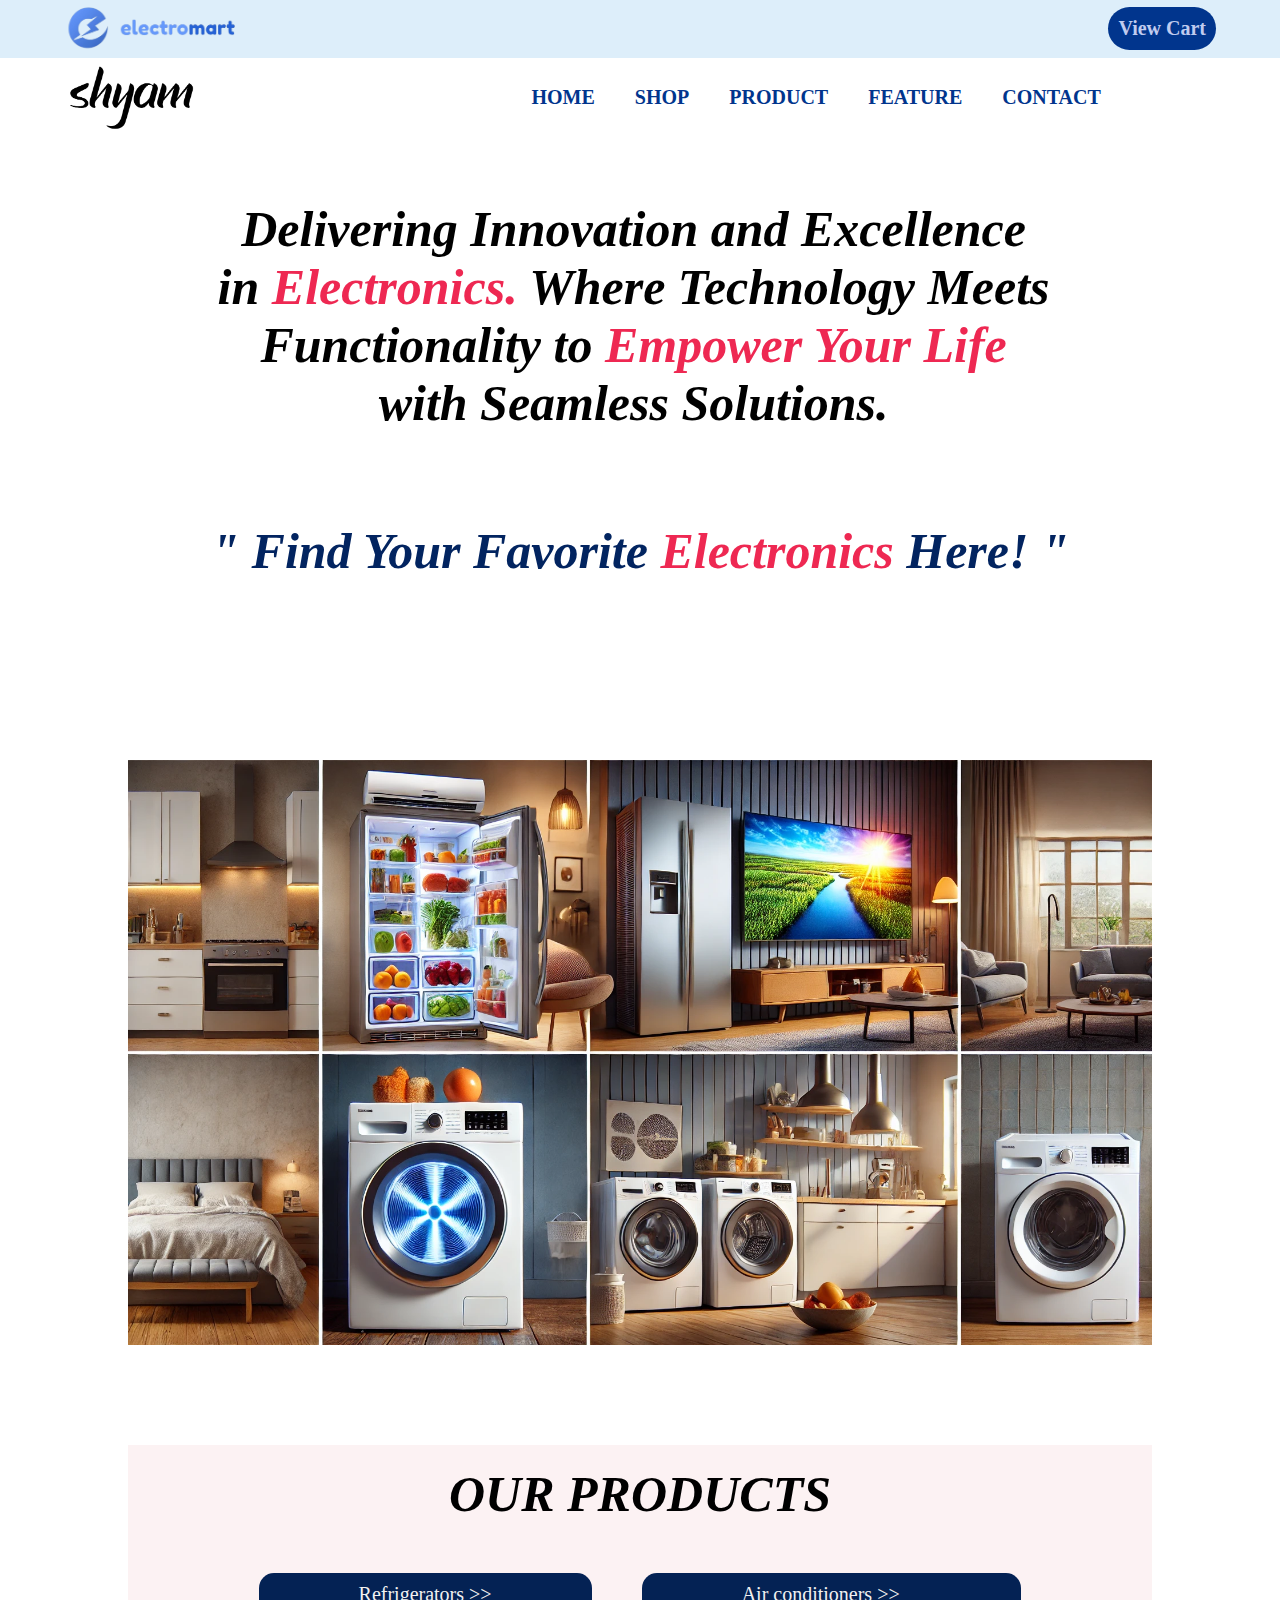
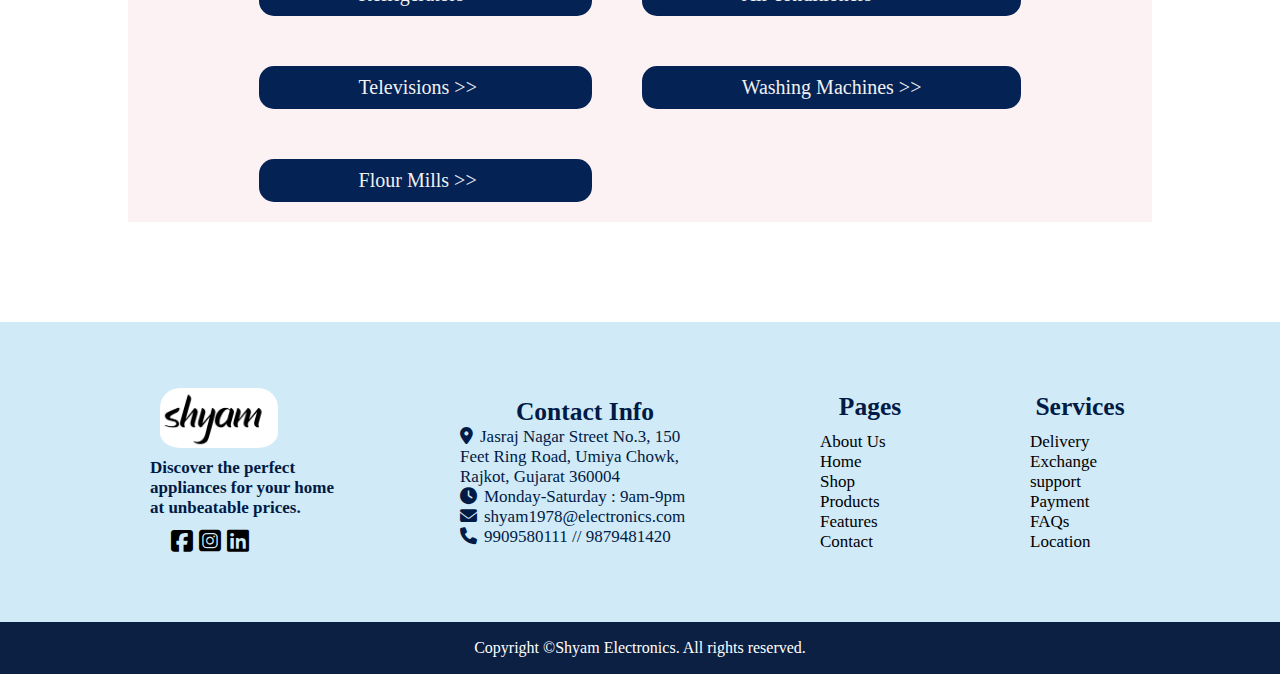
<file: product.html>
<!DOCTYPE html>
<html lang="en">

<head>
    <meta charset="UTF-8">
    <meta name="viewport" content="width=device-width, initial-scale=1.0">
    <title>SHYAM ELECTRONICS</title>
    <link rel="stylesheet" href="style.css">
    <link rel="stylesheet" href="media.css">
    <link rel="shortcut icon" href="favicon.png" type="image/x-icon">
    <link rel="stylesheet" href="https://cdnjs.cloudflare.com/ajax/libs/font-awesome/6.3.0/css/all.min.css">
</head>

<body>
    <header class=" sticky">
        <div class="nav">
            <div><img src="mart logo.png" alt="" width="180px"></div>
            <div class="head">
                <a href="addtocart.html">View Cart</a>
            </div>
        </div>
        <div class="header-nav">
            <div class="logo">
                <img src="logo1.png" alt="logo" width="150px">
            </div>
            <div class="link">
                <a href="index.html">HOME</a>
                <a href="shop.html">SHOP</a>
                <div class="dropdown">
                    <a href="product.html" class="dropbtn">PRODUCT</a>
                    <div class="dropdown-content">
                        <a href="ref.html">REFRIGERATORs</a>
                        <a href="ac.html">ACs</a>
                        <a href="tv.html">TVs</a>
                        <a href="wash.html">WASHING MACHINEs</a>
                        <a href="flour.html">FLOUR MILLs</a>
                    </div>
                </div>
                <a href="feature.html">FEATURE</a>
                <a href="contact.html">CONTACT</a>
            </div>
            <button class="menu-toggle" aria-label="Toggle navigation">
                <i class="fa-solid fa-bars"></i>
            </button>
        </div>
    </header>
    
    <!-- section 1-->
    <section class="p-sec1">
        <div>
            <p class="pro-p">Delivering Innovation and Excellence in <span class="rfont">Electronics.</span> Where
                Technology Meets Functionality to <span class="rfont">Empower Your Life</span> with Seamless Solutions.
            </p>
        </div>
        <h1>" Find Your Favorite <span class="rfont">Electronics</span> Here! "</h1>
        <div class="img1-p">
            <img src="pro img.webp" alt="product img" width="80%">
        </div>
    </section>

    <!-- section 2 -->
    <section class="p-sec2">
        <div>
            <h1>OUR PRODUCTS</h1>
            <div class="btns">
                <a href="ref.html" class="button">Refrigerators >></a>
                <a href="ac.html" class="button">Air conditioners >></a>
                <a href="tv.html" class="button">Televisions >></a>
                <a href="wash.html" class="button">Washing Machines >></a>
                <a href="flour.html" class="button" class="b1">Flour Mills >></a>
            </div>
        </div>

    </section>


    <!-- footer -->
    <footer class="footer">
        <div class="foot1">
            <div class="d1">
                <div class="img">
                    <img src="logo.png" alt="logo">
                </div>
                <div class="text">
                    <p style="font-size: 17px;">Discover the perfect appliances for your home at unbeatable prices.</p>
                </div>
                <div class="icon">
                    <a href="https://facebook.com" target="_blank"><i class="fa-brands fa-square-facebook"></i></a>
                    <a href="https://instagram.com" target="_blank"><i class="fa-brands fa-square-instagram"></i></a>
                    <a href="https://linkedin.com" target="_blank"><i class="fa-brands fa-linkedin"></i></a>
                </div>
            </div>
            <div class="d2">
                <h2>Contact Info</h2>
                <div><i class="fa-solid fa-location-dot"></i>Jasraj Nagar Street No.3, 150 Feet Ring Road, Umiya Chowk,
                    Rajkot, Gujarat 360004</div>
                <div><i class="fa-solid fa-clock"></i>Monday-Saturday : 9am-9pm</div>
                <div><i class="fa-solid fa-envelope"></i>shyam1978@electronics.com</div>
                <div><i class="fa-duotone fa-solid fa-phone"></i>9909580111 // 9879481420</div>
            </div>
            <div class="d3">
                <h2>Pages</h2>
                <a href="shop.html">About Us</a>
                <a href="index.html">Home</a>
                <a href="shop.html">Shop</a>
                <a href="product.html">Products</a>
                <a href="feature.html">Features</a>
                <a href="contact.html">Contact</a>
            </div>
            <div class="d4">
                <h2>Services</h2>
                <a href="#">Delivery</a>
                <a href="feature.html">Exchange</a>
                <a href="#">support</a>
                <a href="#">Payment</a>
                <a href="faq.html">FAQs</a>
                <a href="contact.html">Location</a>
            </div>
        </div>
        <div class="foot2">
            <p>Copyright ©Shyam Electronics. All rights reserved.</p>
        </div>
    </footer>
    <script src="script.js"></script>
</body>

</html>
</file>
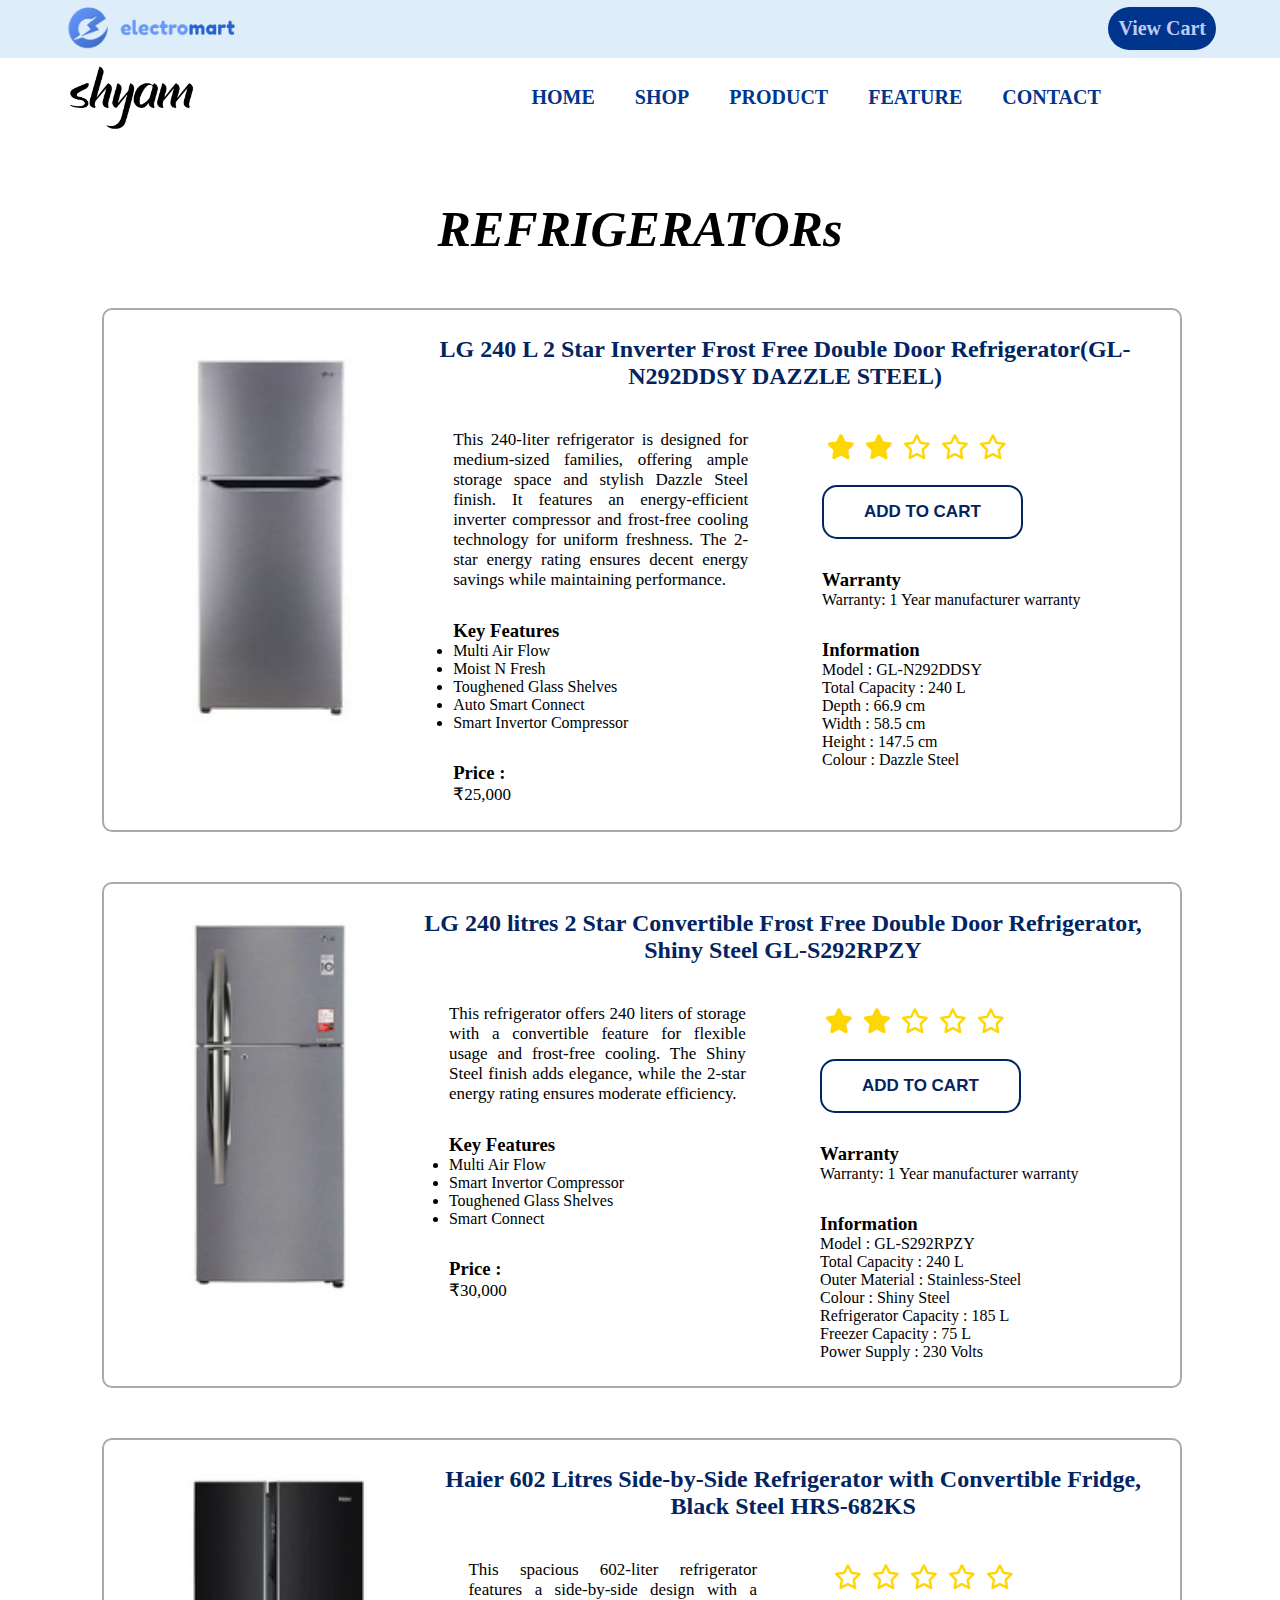
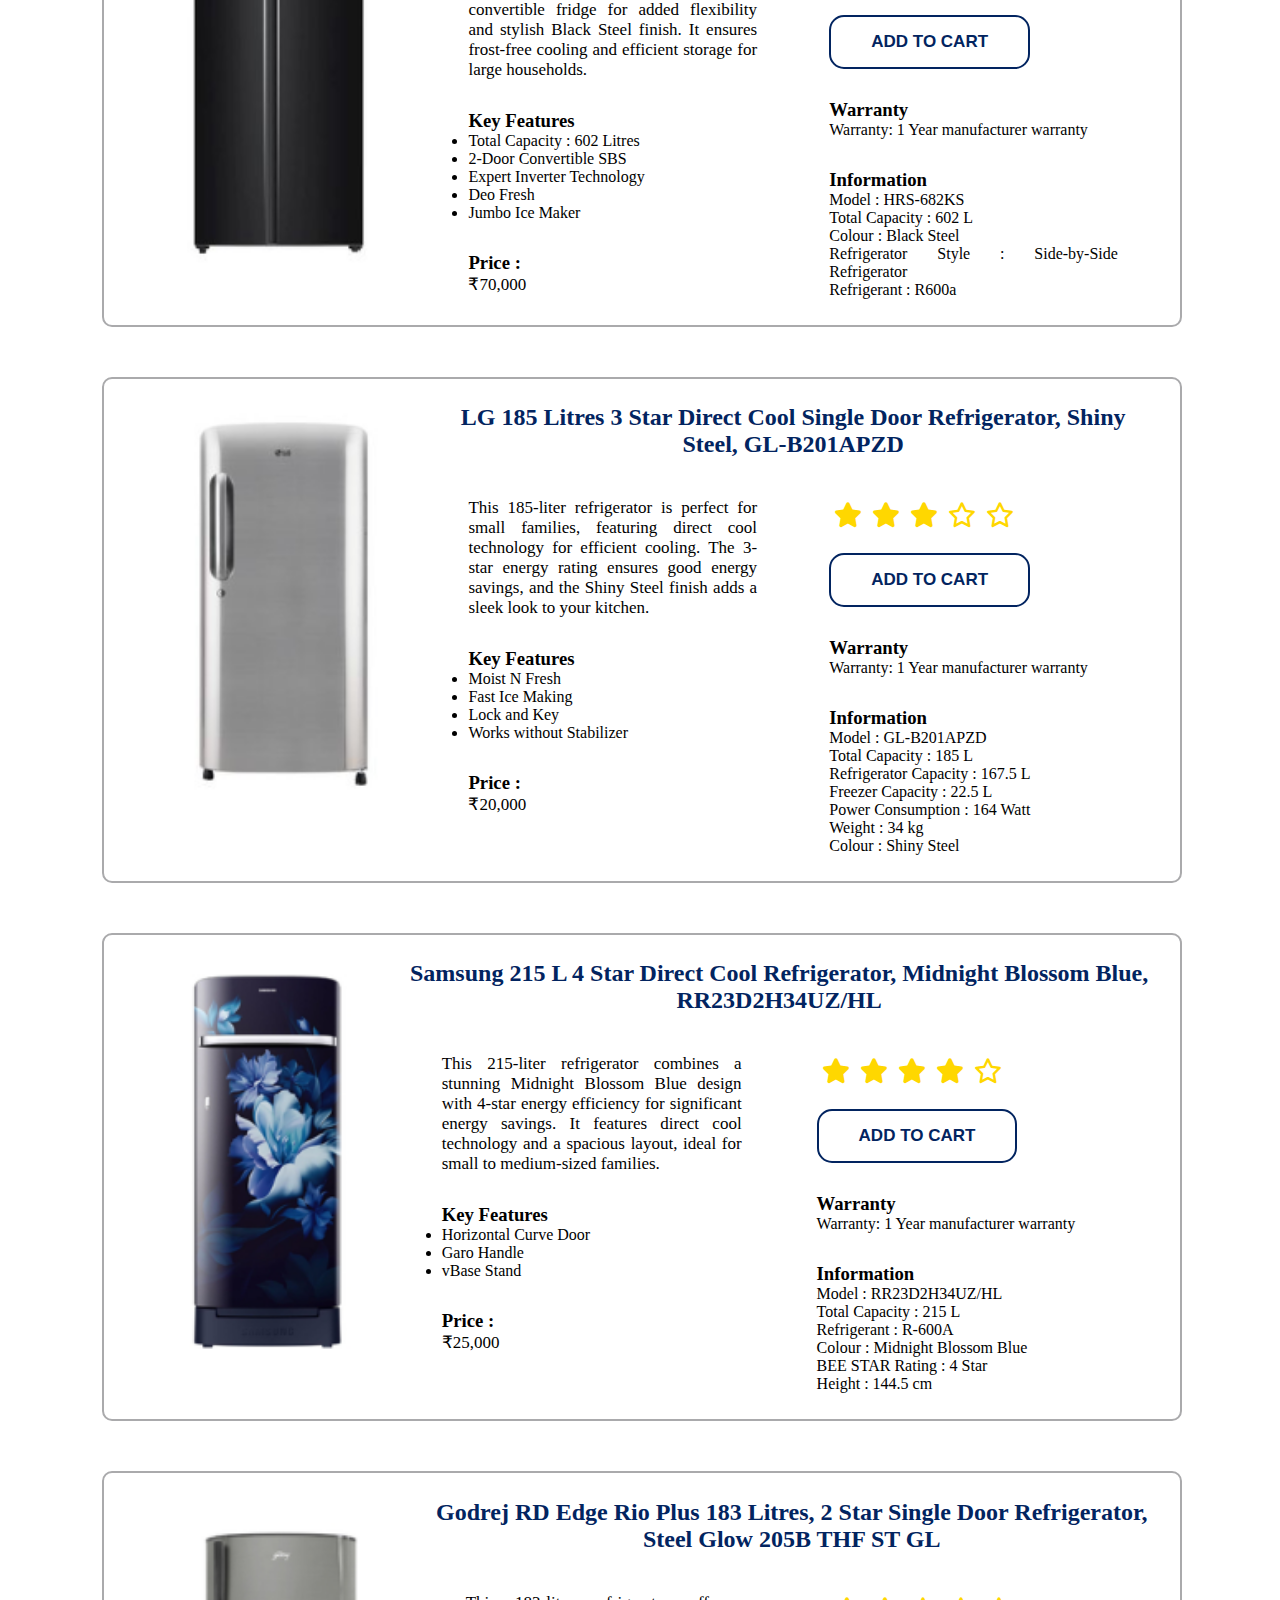
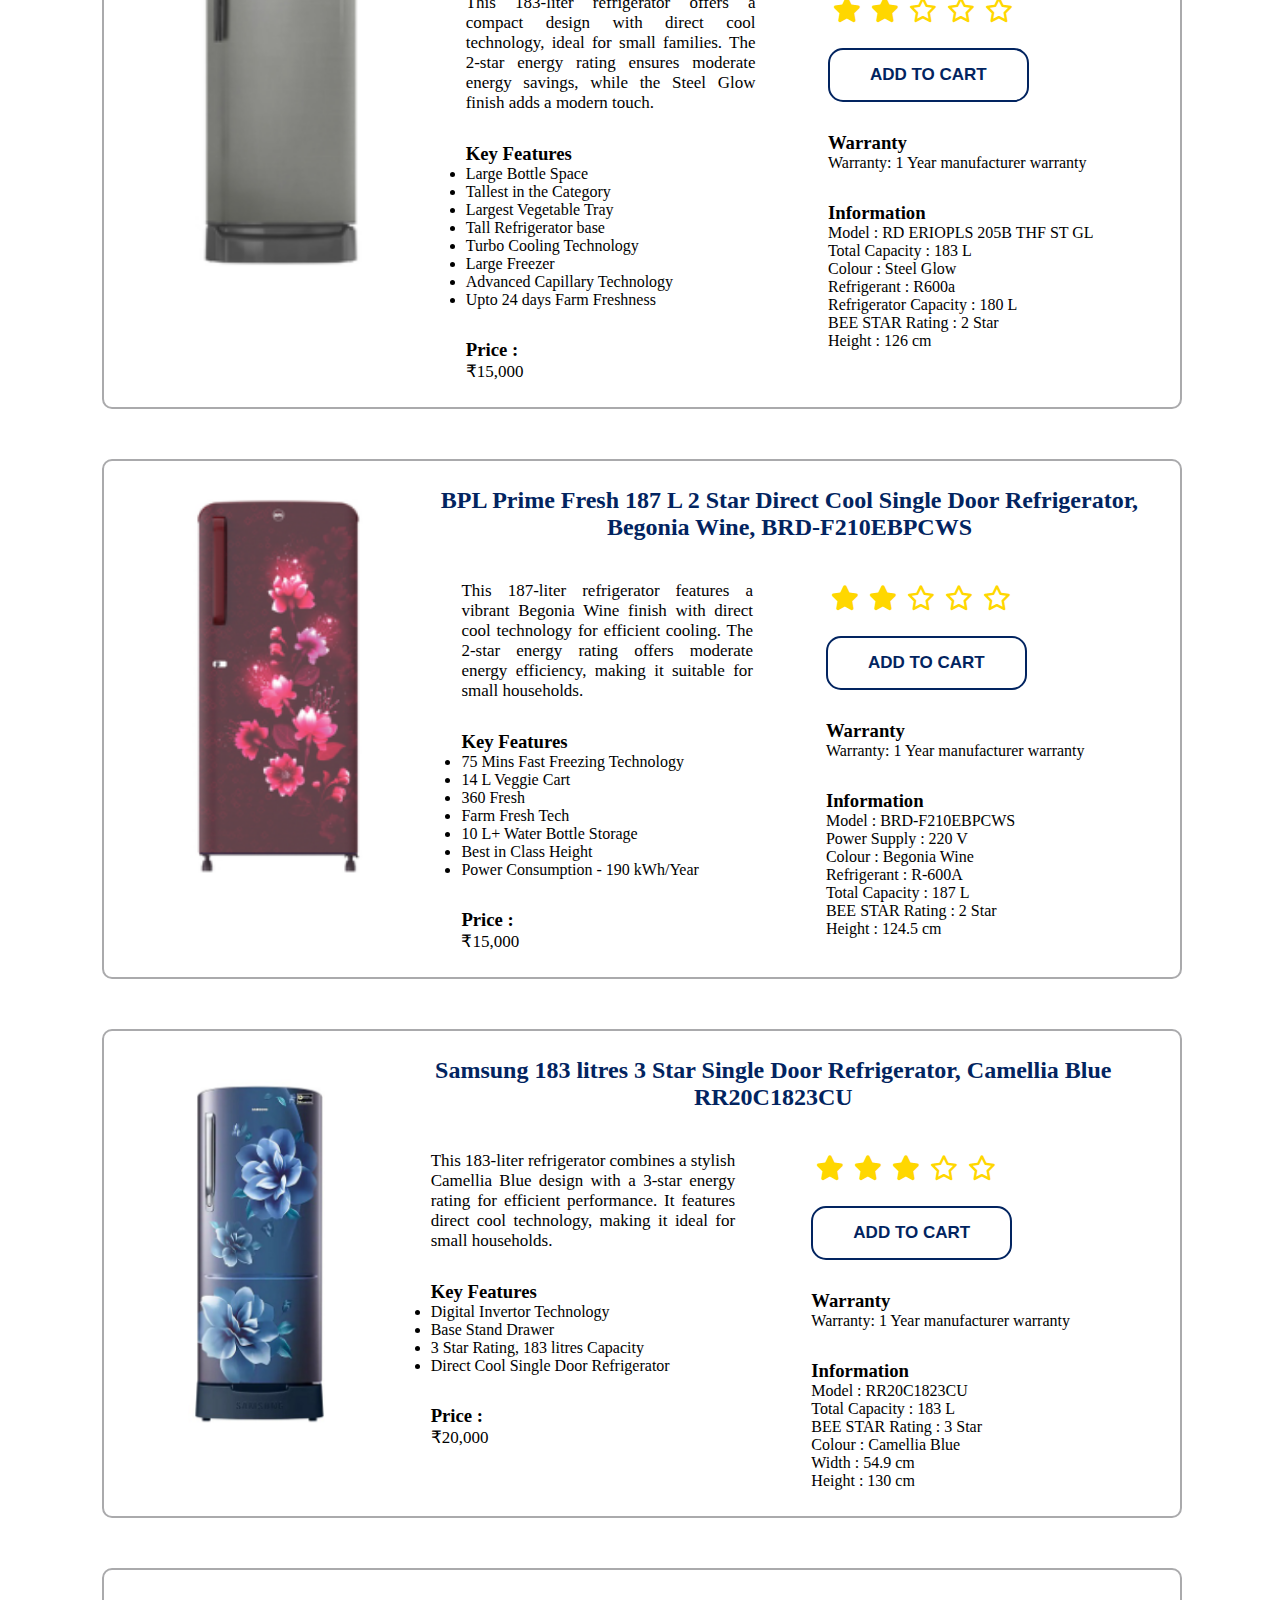
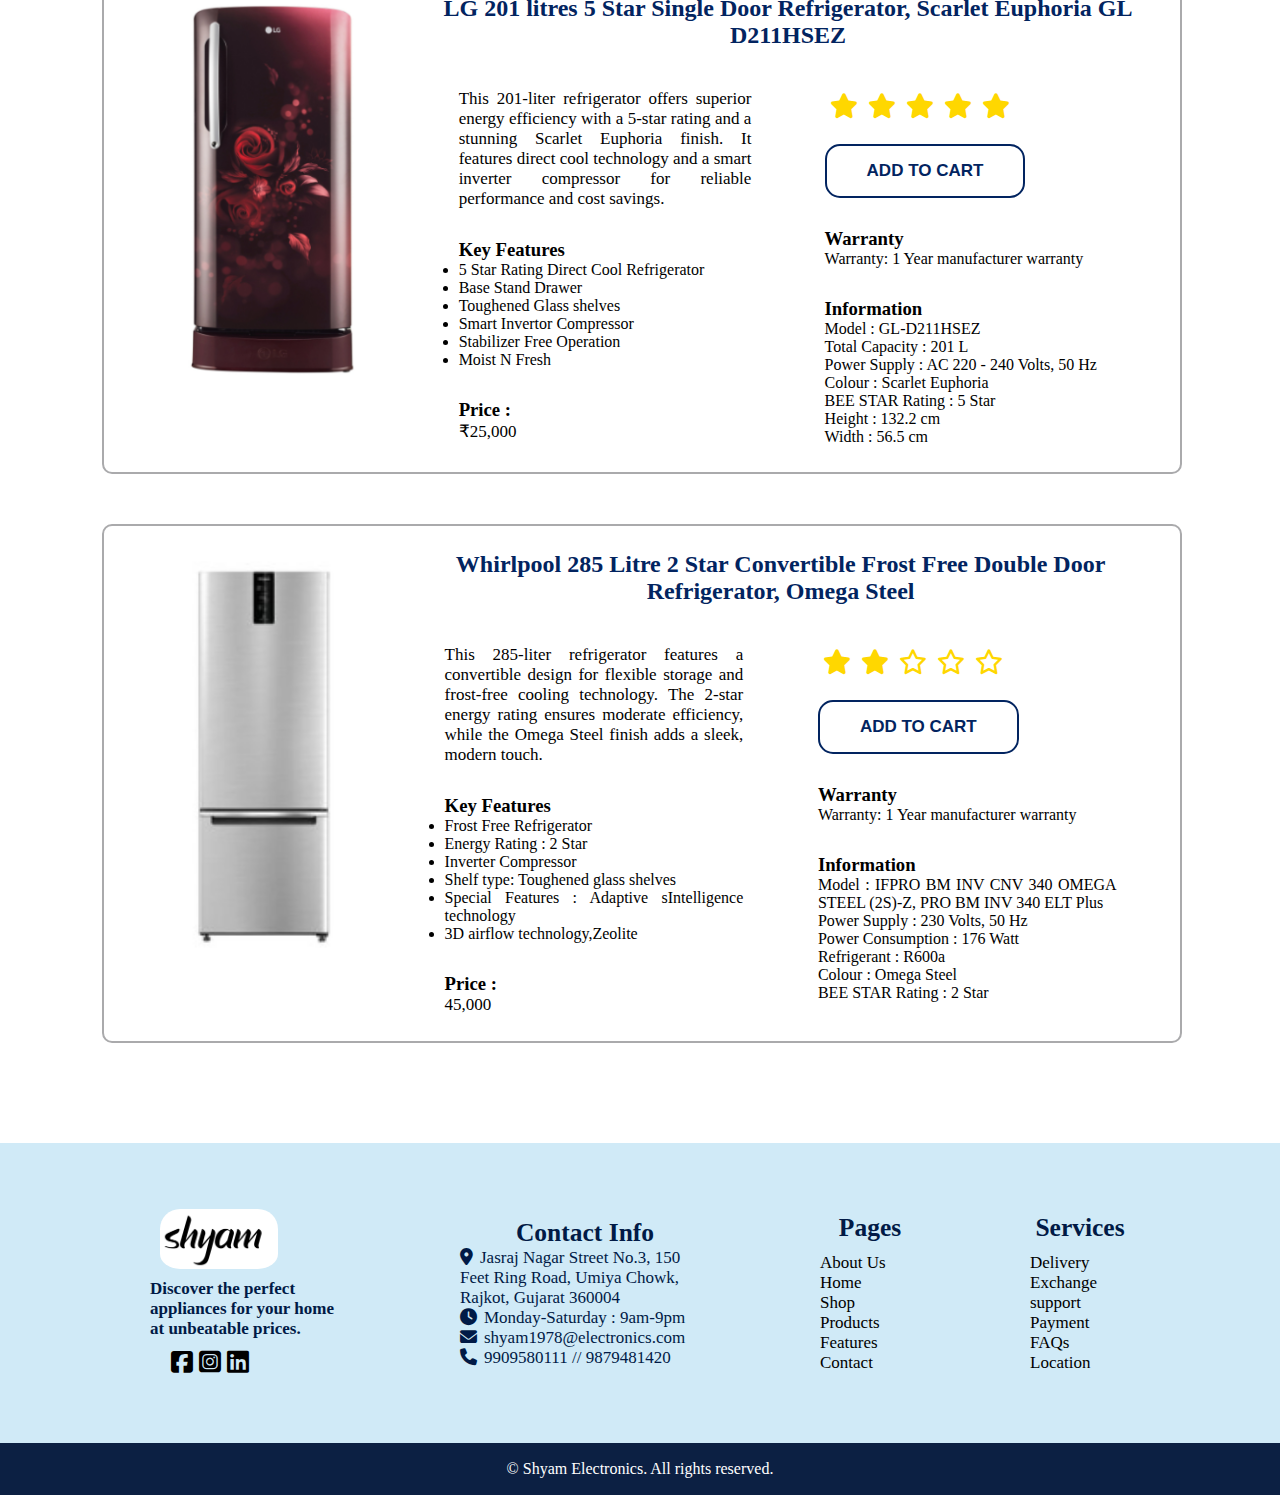
<file: ref.html>
<!DOCTYPE html>
<html lang="en">

<head>
    <meta charset="UTF-8">
    <meta name="viewport" content="width=device-width, initial-scale=1.0">
    <title>SHYAM ELECTRONICS</title>
    <link rel="stylesheet" href="style.css">
    <link rel="stylesheet" href="media.css">
    <link rel="stylesheet" href="addtocart.css">
    <link rel="shortcut icon" href="favicon.png" type="image/x-icon">
    <link rel="stylesheet" href="https://cdnjs.cloudflare.com/ajax/libs/font-awesome/6.3.0/css/all.min.css">
    <link rel="stylesheet" href="style1.css">
</head>

<body>
    <header class=" sticky">
        <div class="nav">
            <div><img src="mart logo.png" alt="" width="180px"></div>
            <div class="head">
                <a href="addtocart.html">View Cart</a>
            </div>
        </div>
        <div class="header-nav">
            <div class="logo">
                <img src="logo1.png" alt="logo" width="150px">
            </div>
            <div class="link">
                <a href="index.html">HOME</a>
                <a href="shop.html">SHOP</a>
                <div class="dropdown">
                    <a href="product.html" class="dropbtn">PRODUCT</a>
                    <div class="dropdown-content">
                        <a href="ref.html">REFRIGERATORs</a>
                        <a href="ac.html">ACs</a>
                        <a href="tv.html">TVs</a>
                        <a href="wash.html">WASHING MACHINEs</a>
                        <a href="flour.html">FLOUR MILLs</a>
                    </div>
                </div>
                <a href="feature.html">FEATURE</a>
                <a href="contact.html">CONTACT</a>
            </div>
            <button class="menu-toggle" aria-label="Toggle navigation">
                <i class="fa-solid fa-bars"></i>
            </button>
        </div>
    </header>

    <!-- section 1 -->
    <section class="r-sec1">
        <h1>REFRIGERATORs</h1>
        <div class="r-cards">
            <div class="ref-card">
                <img src="r1.png" alt="refrigerators">
                <div>
                    <h2 style="color: #022460;">LG 240 L 2 Star Inverter Frost Free Double Door Refrigerator(GL-N292DDSY
                        DAZZLE STEEL)</h2>
                    <div class="ref-des">
                        <div class="des-p1">
                            <p>This 240-liter refrigerator is designed for medium-sized families, offering ample storage
                                space and stylish Dazzle Steel finish. It features an energy-efficient inverter
                                compressor and frost-free cooling technology for uniform freshness. The 2-star energy
                                rating ensures decent energy savings while maintaining performance.</p>

                            <h3>Key Features</h3>
                            <li>Multi Air Flow</li>
                            <li>Moist N Fresh</li>
                            <li>Toughened Glass Shelves</li>
                            <li>Auto Smart Connect</li>
                            <li>Smart Invertor Compressor</li>

                            <h3>Price :</h3>
                            <p>₹25,000</p>
                        </div>

                        <div class="des-p2">
                            <p><i class="fa-solid fa-star"></i><i class="fa-solid fa-star"></i><i
                                    class="fa-regular fa-star"></i><i class="fa-regular fa-star"></i><i
                                    class="fa-regular fa-star"></i></p>

                            <a href="#"> <button class="cart" onclick="addToCart('LG 240 L 2 Star Inverter Frost Free Double Door Refrigerat[GL-N292DDSYDAZZLE STEEL]', 25000 , 'r1.png')">ADD TO CART</button></a>

                            <h3>Warranty</h3>
                            <p>Warranty: 1 Year manufacturer warranty</p>

                            <h3>Information</h3>
                            <p>Model : GL-N292DDSY</p>
                            <p>Total Capacity : 240 L</p>
                            <p>Depth : 66.9 cm</p>
                            <p>Width : 58.5 cm</p>
                            <p>Height : 147.5 cm</p>
                            <p>Colour : Dazzle Steel</p>
                        </div>
                    </div>
                </div>
            </div>
            <div class="ref-card">
                <img src="r2.png" alt="refrigerators">
                <div>
                    <h2 style="color: #022460;">LG 240 litres 2 Star Convertible Frost Free Double Door Refrigerator,
                        Shiny Steel GL-S292RPZY</h2>
                    <div class="ref-des">
                        <div class="des-p1">
                            <p>This refrigerator offers 240 liters of storage with a convertible feature for flexible
                                usage and frost-free cooling. The Shiny Steel finish adds elegance, while the 2-star
                                energy rating ensures moderate efficiency.</p>

                            <h3>Key Features</h3>
                            <li>Multi Air Flow</li>
                            <li>Smart Invertor Compressor</li>
                            <li>Toughened Glass Shelves</li>
                            <li>Smart Connect</li>

                            <h3>Price :</h3>
                            <p>₹30,000</p>
                        </div>

                        <div class="des-p2">
                            <p><i class="fa-solid fa-star"></i><i class="fa-solid fa-star"></i><i
                                    class="fa-regular fa-star"></i><i class="fa-regular fa-star"></i><i
                                    class="fa-regular fa-star"></i></p>

                            <a href="#"> <button class="cart" onclick="addToCart('LG 240 litres 2 Star Convertible Frost Free Double Door Refrigerator,Shiny Steel GL-S292RPZY', 30000 , 'r2.png')">ADD TO CART</button></a>

                            <h3>Warranty</h3>
                            <p>Warranty: 1 Year manufacturer warranty</p>

                            <h3>Information</h3>
                            <p>Model : GL-S292RPZY</p>
                            <p>Total Capacity : 240 L</p>
                            <p>Outer Material : Stainless-Steel</p>
                            <p>Colour : Shiny Steel</p>
                            <p>Refrigerator Capacity : 185 L</p>
                            <p>Freezer Capacity : 75 L</p>
                            <p>Power Supply : 230 Volts</p>

                        </div>
                    </div>
                </div>
            </div>
            <div class="ref-card">
                <img src="r3.png" alt="refrigerators">
                <div>
                    <h2 style="color: #022460;">Haier 602 Litres Side-by-Side Refrigerator with Convertible Fridge,
                        Black Steel HRS-682KS</h2>
                    <div class="ref-des">
                        <div class="des-p1">
                            <p>This spacious 602-liter refrigerator features a side-by-side design with a convertible
                                fridge for added flexibility and stylish Black Steel finish. It ensures frost-free
                                cooling and efficient storage for large households.</p>

                            <h3>Key Features</h3>
                            <li>Total Capacity : 602 Litres</li>
                            <li>2-Door Convertible SBS</li>
                            <li>Expert Inverter Technology</li>
                            <li>Deo Fresh</li>
                            <li>Jumbo Ice Maker</li>

                            <h3>Price :</h3>
                            <p>₹70,000</p>
                        </div>

                        <div class="des-p2">
                            <p><i class="fa-regular fa-star"></i><i class="fa-regular fa-star"></i><i
                                    class="fa-regular fa-star"></i><i class="fa-regular fa-star"></i><i
                                    class="fa-regular fa-star"></i></p>

                            <a href="#"> <button class="cart" onclick="addToCart('Haier 602 Litres Side-by-Side Refrigerator with Convertible Fridge,Black Steel HRS-682KS', 70000 , 'r3.png')">ADD TO CART</button></a>

                            <h3>Warranty</h3>
                            <p>Warranty: 1 Year manufacturer warranty</p>

                            <h3>Information</h3>
                            <p>Model : HRS-682KS</p>
                            <p>Total Capacity : 602 L</p>
                            <p>Colour : Black Steel</p>
                            <p>Refrigerator Style : Side-by-Side Refrigerator</p>
                            <p>Refrigerant : R600a</p>
                        </div>
                    </div>
                </div>
            </div>
            <div class="ref-card">
                <img src="r4.png" alt="refrigerators">
                <div>
                    <h2 style="color: #022460;">LG 185 Litres 3 Star Direct Cool Single Door Refrigerator, Shiny Steel,
                        GL-B201APZD</h2>
                    <div class="ref-des">
                        <div class="des-p1">
                            <p>This 185-liter refrigerator is perfect for small families, featuring direct cool
                                technology for efficient cooling. The 3-star energy rating ensures good energy savings,
                                and the Shiny Steel finish adds a sleek look to your kitchen.</p>

                            <h3>Key Features</h3>
                            <li>Moist N Fresh</li>
                            <li>Fast Ice Making</li>
                            <li>Lock and Key</li>
                            <li>Works without Stabilizer</li>


                            <h3>Price :</h3>
                            <p>₹20,000</p>
                        </div>

                        <div class="des-p2">
                            <p><i class="fa-solid fa-star"></i><i class="fa-solid fa-star"></i><i
                                    class="fa-solid fa-star"></i><i class="fa-regular fa-star"></i><i
                                    class="fa-regular fa-star"></i></p>

                            <a href="#"> <button class="cart" onclick="addToCart('LG 185 Litres 3 Star Direct Cool Single Door Refrigerator, Shiny Steel GL-B201APZD', 20000 , 'r4.png')">ADD TO CART</button></a>

                            <h3>Warranty</h3>
                            <p>Warranty: 1 Year manufacturer warranty</p>

                            <h3>Information</h3>
                            <p>Model : GL-B201APZD</p>
                            <p>Total Capacity : 185 L</p>
                            <p>Refrigerator Capacity : 167.5 L</p>
                            <p>Freezer Capacity : 22.5 L</p>
                            <p>Power Consumption : 164 Watt</p>
                            <p>Weight : 34 kg</p>
                            <p>Colour : Shiny Steel</p>

                        </div>
                    </div>
                </div>
            </div>
            <div class="ref-card">
                <img src="r5.png" alt="refrigerators">
                <div>
                    <h2 style="color: #022460;">Samsung 215 L 4 Star Direct Cool Refrigerator, Midnight Blossom Blue,
                        RR23D2H34UZ/HL</h2>
                    <div class="ref-des">
                        <div class="des-p1">
                            <p>This 215-liter refrigerator combines a stunning Midnight Blossom Blue design with 4-star
                                energy efficiency for significant energy savings. It features direct cool technology and
                                a spacious layout, ideal for small to medium-sized families.</p>

                            <h3>Key Features</h3>
                            <li>Horizontal Curve Door</li>
                            <li>Garo Handle</li>
                            <li>vBase Stand</li>


                            <h3>Price :</h3>
                            <p>₹25,000</p>
                        </div>

                        <div class="des-p2">
                            <p><i class="fa-solid fa-star"></i><i class="fa-solid fa-star"></i><i
                                    class="fa-solid fa-star"></i><i class="fa-solid fa-star"></i><i
                                    class="fa-regular fa-star"></i></p>

                            <a href="#"> <button class="cart" onclick="addToCart('Samsung 215 L 4 Star Direct Cool Refrigerator, Midnight Blossom Blue, RR23D2H34UZ/HL', 25000 , 'r5.png')">ADD TO CART</button></a>

                            <h3>Warranty</h3>
                            <p>Warranty: 1 Year manufacturer warranty</p>

                            <h3>Information</h3>
                            <p>Model : RR23D2H34UZ/HL</p>
                            <p>Total Capacity : 215 L</p>
                            <p>Refrigerant : R-600A</p>
                            <p>Colour : Midnight Blossom Blue</p>
                            <p>BEE STAR Rating : 4 Star</p>
                            <p>Height : 144.5 cm</p>

                        </div>
                    </div>
                </div>
            </div>
            <div class="ref-card">
                <img src="r6.png" alt="refrigerators">
                <div>
                    <h2 style="color: #022460;">Godrej RD Edge Rio Plus 183 Litres, 2 Star Single Door Refrigerator,
                        Steel Glow 205B THF ST GL</h2>
                    <div class="ref-des">
                        <div class="des-p1">
                            <p>This 183-liter refrigerator offers a compact design with direct cool technology, ideal
                                for small families. The 2-star energy rating ensures moderate energy savings, while the
                                Steel Glow finish adds a modern touch.</p>

                            <h3>Key Features</h3>
                            <li>Large Bottle Space</li>
                            <li>Tallest in the Category</li>
                            <li>Largest Vegetable Tray</li>
                            <li>Tall Refrigerator base</li>
                            <li>Turbo Cooling Technology</li>
                            <li>Large Freezer</li>
                            <li>Advanced Capillary Technology</li>
                            <li>Upto 24 days Farm Freshness</li>


                            <h3>Price :</h3>
                            <p>₹15,000</p>
                        </div>

                        <div class="des-p2">
                            <p><i class="fa-solid fa-star"></i><i class="fa-solid fa-star"></i><i
                                    class="fa-regular fa-star"></i><i class="fa-regular fa-star"></i><i
                                    class="fa-regular fa-star"></i></p>

                            <a href="#"> <button class="cart" onclick="addToCart('Godrej RD Edge Rio Plus 183 Litres, 2 Star Single Door Refrigerator,Steel Glow 205B THF ST GL', 15000 , 'r6.png')">ADD TO CART</button></a>

                            <h3>Warranty</h3>
                            <p>Warranty: 1 Year manufacturer warranty</p>

                            <h3>Information</h3>
                            <p>Model : RD ERIOPLS 205B THF ST GL</p>
                            <p>Total Capacity : 183 L</p>
                            <p>Colour : Steel Glow</p>
                            <p>Refrigerant : R600a</p>
                            <p>Refrigerator Capacity : 180 L</p>
                            <p>BEE STAR Rating : 2 Star</p>
                            <p>Height : 126 cm</p>

                        </div>
                    </div>
                </div>
            </div>
            <div class="ref-card">
                <img src="r7.png" alt="refrigerators">
                <div>
                    <h2 style="color: #022460;">BPL Prime Fresh 187 L 2 Star Direct Cool Single Door Refrigerator,
                        Begonia Wine, BRD-F210EBPCWS</h2>
                    <div class="ref-des">
                        <div class="des-p1">
                            <p>This 187-liter refrigerator features a vibrant Begonia Wine finish with direct cool
                                technology for efficient cooling. The 2-star energy rating offers moderate energy
                                efficiency, making it suitable for small households.</p>

                            <h3>Key Features</h3>
                            <li>75 Mins Fast Freezing Technology</li>
                            <li>14 L Veggie Cart</li>
                            <li>360 Fresh</li>
                            <li>Farm Fresh Tech</li>
                            <li>10 L+ Water Bottle Storage</li>
                            <li>Best in Class Height</li>
                            <li>Power Consumption - 190 kWh/Year</li>


                            <h3>Price :</h3>
                            <p>₹15,000</p>
                        </div>

                        <div class="des-p2">
                            <p><i class="fa-solid fa-star"></i><i class="fa-solid fa-star"></i><i
                                    class="fa-regular fa-star"></i><i class="fa-regular fa-star"></i><i
                                    class="fa-regular fa-star"></i></p>

                            <a href="#"> <button class="cart" onclick="addToCart('BPL Prime Fresh 187 L 2 Star Direct Cool Single Door Refrigerator,Begonia Wine, BRD-F210EBPCWS', 15000 , 'r7.png')">ADD TO CART</button></a>

                            <h3>Warranty</h3>
                            <p>Warranty: 1 Year manufacturer warranty</p>

                            <h3>Information</h3>
                            <p>Model : BRD-F210EBPCWS</p>
                            <p>Power Supply : 220 V</p>
                            <p>Colour : Begonia Wine</p>
                            <p>Refrigerant : R-600A</p>
                            <p>Total Capacity : 187 L</p>
                            <p>BEE STAR Rating : 2 Star</p>
                            <p>Height : 124.5 cm</p>

                        </div>
                    </div>
                </div>
            </div>
            <div class="ref-card">
                <img src="r8.png" alt="refrigerators">
                <div>
                    <h2 style="color: #022460;">Samsung 183 litres 3 Star Single Door Refrigerator, Camellia Blue
                        RR20C1823CU</h2>
                    <div class="ref-des">
                        <div class="des-p1">
                            <p>This 183-liter refrigerator combines a stylish Camellia Blue design with a 3-star energy
                                rating for efficient performance. It features direct cool technology, making it ideal
                                for small households.</p>

                            <h3>Key Features</h3>
                            <li>Digital Invertor Technology</li>
                            <li>Base Stand Drawer</li>
                            <li>3 Star Rating, 183 litres Capacity</li>
                            <li>Direct Cool Single Door Refrigerator</li>

                            <h3>Price :</h3>
                            <p>₹20,000</p>
                        </div>

                        <div class="des-p2">
                            <p><i class="fa-solid fa-star"></i><i class="fa-solid fa-star"></i><i
                                    class="fa-solid fa-star"></i><i class="fa-regular fa-star"></i><i
                                    class="fa-regular fa-star"></i></p>

                            <a href="#"> <button class="cart" onclick="addToCart('Samsung 183 litres 3 Star Single Door Refrigerator, Camellia Blue RR20C1823CU', 20000 , 'r8.png')">ADD TO CART</button></a>

                            <h3>Warranty</h3>
                            <p>Warranty: 1 Year manufacturer warranty</p>

                            <h3>Information</h3>
                            <p>Model : RR20C1823CU</p>
                            <p>Total Capacity : 183 L</p>
                            <p>BEE STAR Rating : 3 Star</p>
                            <p>Colour : Camellia Blue</p>
                            <p>Width : 54.9 cm</p>
                            <p>Height : 130 cm</p>

                        </div>
                    </div>
                </div>
            </div>
            <div class="ref-card">
                <img src="r9.png" alt="refrigerators">
                <div>
                    <h2 style="color: #022460;">LG 201 litres 5 Star Single Door Refrigerator, Scarlet Euphoria GL
                        D211HSEZ</h2>
                    <div class="ref-des">
                        <div class="des-p1">
                            <p>This 201-liter refrigerator offers superior energy efficiency with a 5-star rating and a
                                stunning Scarlet Euphoria finish. It features direct cool technology and a smart
                                inverter compressor for reliable performance and cost savings.</p>

                            <h3>Key Features</h3>
                            <li>5 Star Rating Direct Cool Refrigerator</li>
                            <li>Base Stand Drawer</li>
                            <li>Toughened Glass shelves</li>
                            <li>Smart Invertor Compressor</li>
                            <li>Stabilizer Free Operation</li>
                            <li>Moist N Fresh</li>

                            <h3>Price :</h3>
                            <p>₹25,000</p>
                        </div>

                        <div class="des-p2">
                            <p><i class="fa-solid fa-star"></i><i class="fa-solid fa-star"></i><i
                                    class="fa-solid fa-star"></i><i class="fa-solid fa-star"></i><i
                                    class="fa-solid fa-star"></i></p>

                            <a href="#"> <button class="cart" onclick="addToCart('LG 201 litres 5 Star Single Door Refrigerator, Scarlet Euphoria GL D211HSEZ', 25000 , 'r9.png')">ADD TO CART</button></a>

                            <h3>Warranty</h3>
                            <p>Warranty: 1 Year manufacturer warranty</p>

                            <h3>Information</h3>
                            <p>Model : GL-D211HSEZ</p>
                            <p>Total Capacity : 201 L</p>
                            <p>Power Supply : AC 220 - 240 Volts, 50 Hz</p>
                            <p>Colour : Scarlet Euphoria</p>
                            <p>BEE STAR Rating : 5 Star</p>
                            <p>Height : 132.2 cm</p>
                            <p>Width : 56.5 cm</p>

                        </div>
                    </div>
                </div>
            </div>
            <div class="ref-card">
                <img src="r10.png" alt="refrigerators">
                <div>
                    <h2 style="color: #022460;">Whirlpool 285 Litre 2 Star Convertible Frost Free Double Door
                        Refrigerator, Omega Steel</h2>
                    <div class="ref-des">
                        <div class="des-p1">
                            <p>This 285-liter refrigerator features a convertible design for flexible storage and
                                frost-free cooling technology. The 2-star energy rating ensures moderate efficiency,
                                while the Omega Steel finish adds a sleek, modern touch.</p>

                            <h3>Key Features</h3>
                            <li>Frost Free Refrigerator</li>
                            <li>Energy Rating : 2 Star</li>
                            <li>Inverter Compressor</li>
                            <li>Shelf type: Toughened glass shelves</li>
                            <li>Special Features : Adaptive sIntelligence technology</li>
                            <li>3D airflow technology,Zeolite</li>

                            <h3>Price :</h3>
                            <p>45,000</p>
                        </div>

                        <div class="des-p2">
                            <p><i class="fa-solid fa-star"></i><i class="fa-solid fa-star"></i><i
                                    class="fa-regular fa-star"></i><i class="fa-regular fa-star"></i><i
                                    class="fa-regular fa-star"></i></p>

                            <a href="#"> <button class="cart" onclick="addToCart('Whirlpool 285 Litre 2 Star Convertible Frost Free Double Door Refrigerator, Omega Steel', 45000 , 'r10.png')">ADD TO CART</button></a>

                            <h3>Warranty</h3>
                            <p>Warranty: 1 Year manufacturer warranty</p>

                            <h3>Information</h3>
                            <p>Model : IFPRO BM INV CNV 340 OMEGA STEEL (2S)-Z, PRO BM INV 340 ELT Plus</p>
                            <p>Power Supply : 230 Volts, 50 Hz</p>
                            <p>Power Consumption : 176 Watt</p>
                            <p>Refrigerant : R600a</p>
                            <p>Colour : Omega Steel</p>
                            <p>BEE STAR Rating : 2 Star</p>

                        </div>
                    </div>
                </div>
            </div>
        </div>
    </section>

    <footer class="footer">
        <div class="foot1">
            <div class="d1">
                <div class="img">
                    <img src="logo.png" alt="logo">
                </div>
                <div class="text">
                    <p style="font-size: 17px;">Discover the perfect appliances for your home at unbeatable prices.</p>
                </div>
                <div class="icon">
                    <a href="https://facebook.com" target="_blank"><i class="fa-brands fa-square-facebook"></i></a>
                    <a href="https://instagram.com" target="_blank"><i class="fa-brands fa-square-instagram"></i></a>
                    <a href="https://linkedin.com" target="_blank"><i class="fa-brands fa-linkedin"></i></a>
                </div>
            </div>
            <div class="d2">
                <h2>Contact Info</h2>
                <div><i class="fa-solid fa-location-dot"></i>Jasraj Nagar Street No.3, 150 Feet Ring Road, Umiya Chowk,
                    Rajkot, Gujarat 360004</div>
                <div><i class="fa-solid fa-clock"></i>Monday-Saturday : 9am-9pm</div>
                <div><i class="fa-solid fa-envelope"></i>shyam1978@electronics.com</div>
                <div><i class="fa-duotone fa-solid fa-phone"></i>9909580111 // 9879481420</div>
            </div>
            <div class="d3">
                <h2>Pages</h2>
                <a href="shop.html">About Us</a>
                <a href="index.html">Home</a>
                <a href="shop.html">Shop</a>
                <a href="product.html">Products</a>
                <a href="feature.html">Features</a>
                <a href="contact.html">Contact</a>
            </div>
            <div class="d4">
                <h2>Services</h2>
                <a href="#">Delivery</a>
                <a href="feature.html">Exchange</a>
                <a href="#">support</a>
                <a href="#">Payment</a>
                <a href="faq.html">FAQs</a>
                <a href="contact.html">Location</a>
            </div>
        </div>
        <div class="foot2">
            <p>© Shyam Electronics. All rights reserved.</p>
        </div>
    </footer>

    <script>
        function addToCart(name, price, image) {
            const cartItems = JSON.parse(localStorage.getItem('cartItems')) || [];
            const existingItem = cartItems.find(item => item.name === name);
            if (existingItem) {
                existingItem.quantity += 1;
            } else {
                cartItems.push({ name, price, quantity: 1, image });
            }
            localStorage.setItem('cartItems', JSON.stringify(cartItems));
            alert(`${name} has been added to your cart.`);
        }
    </script>
    <script src="script.js"></script>
</body>

</html>
</file>
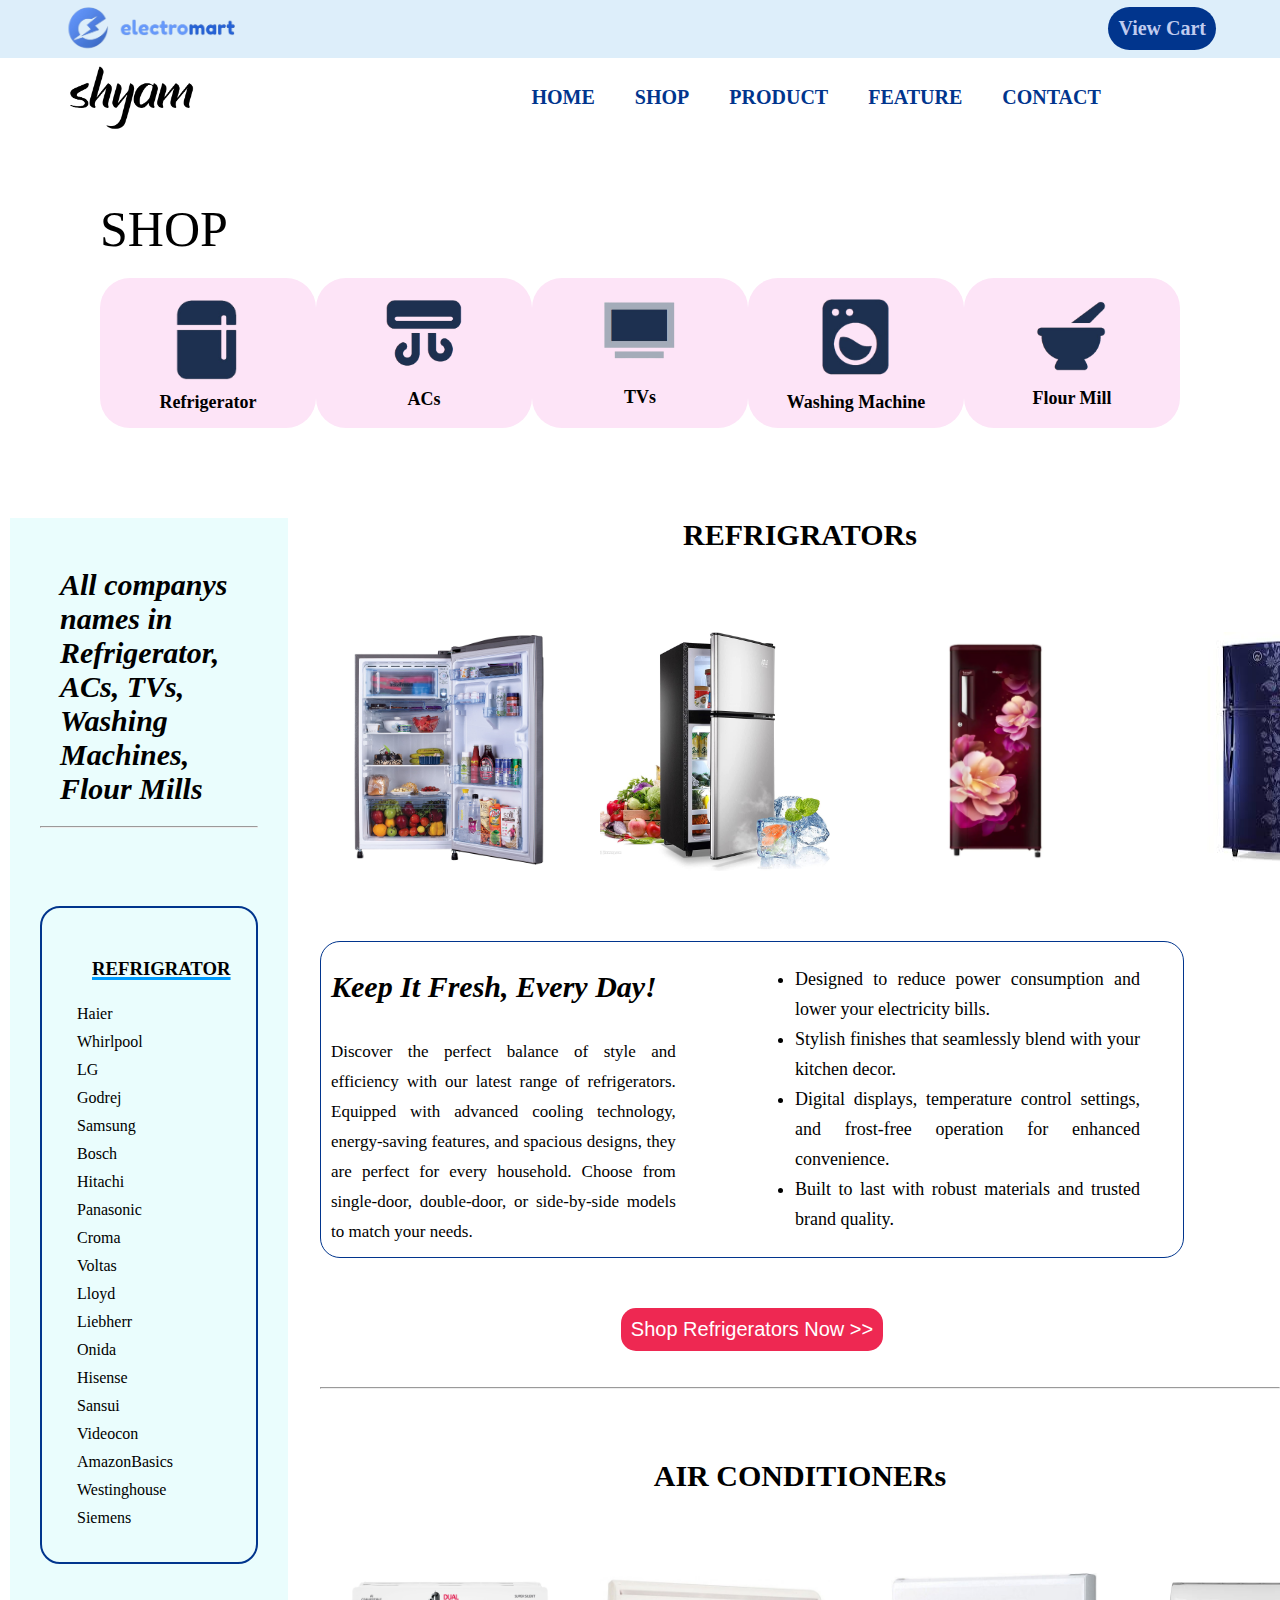
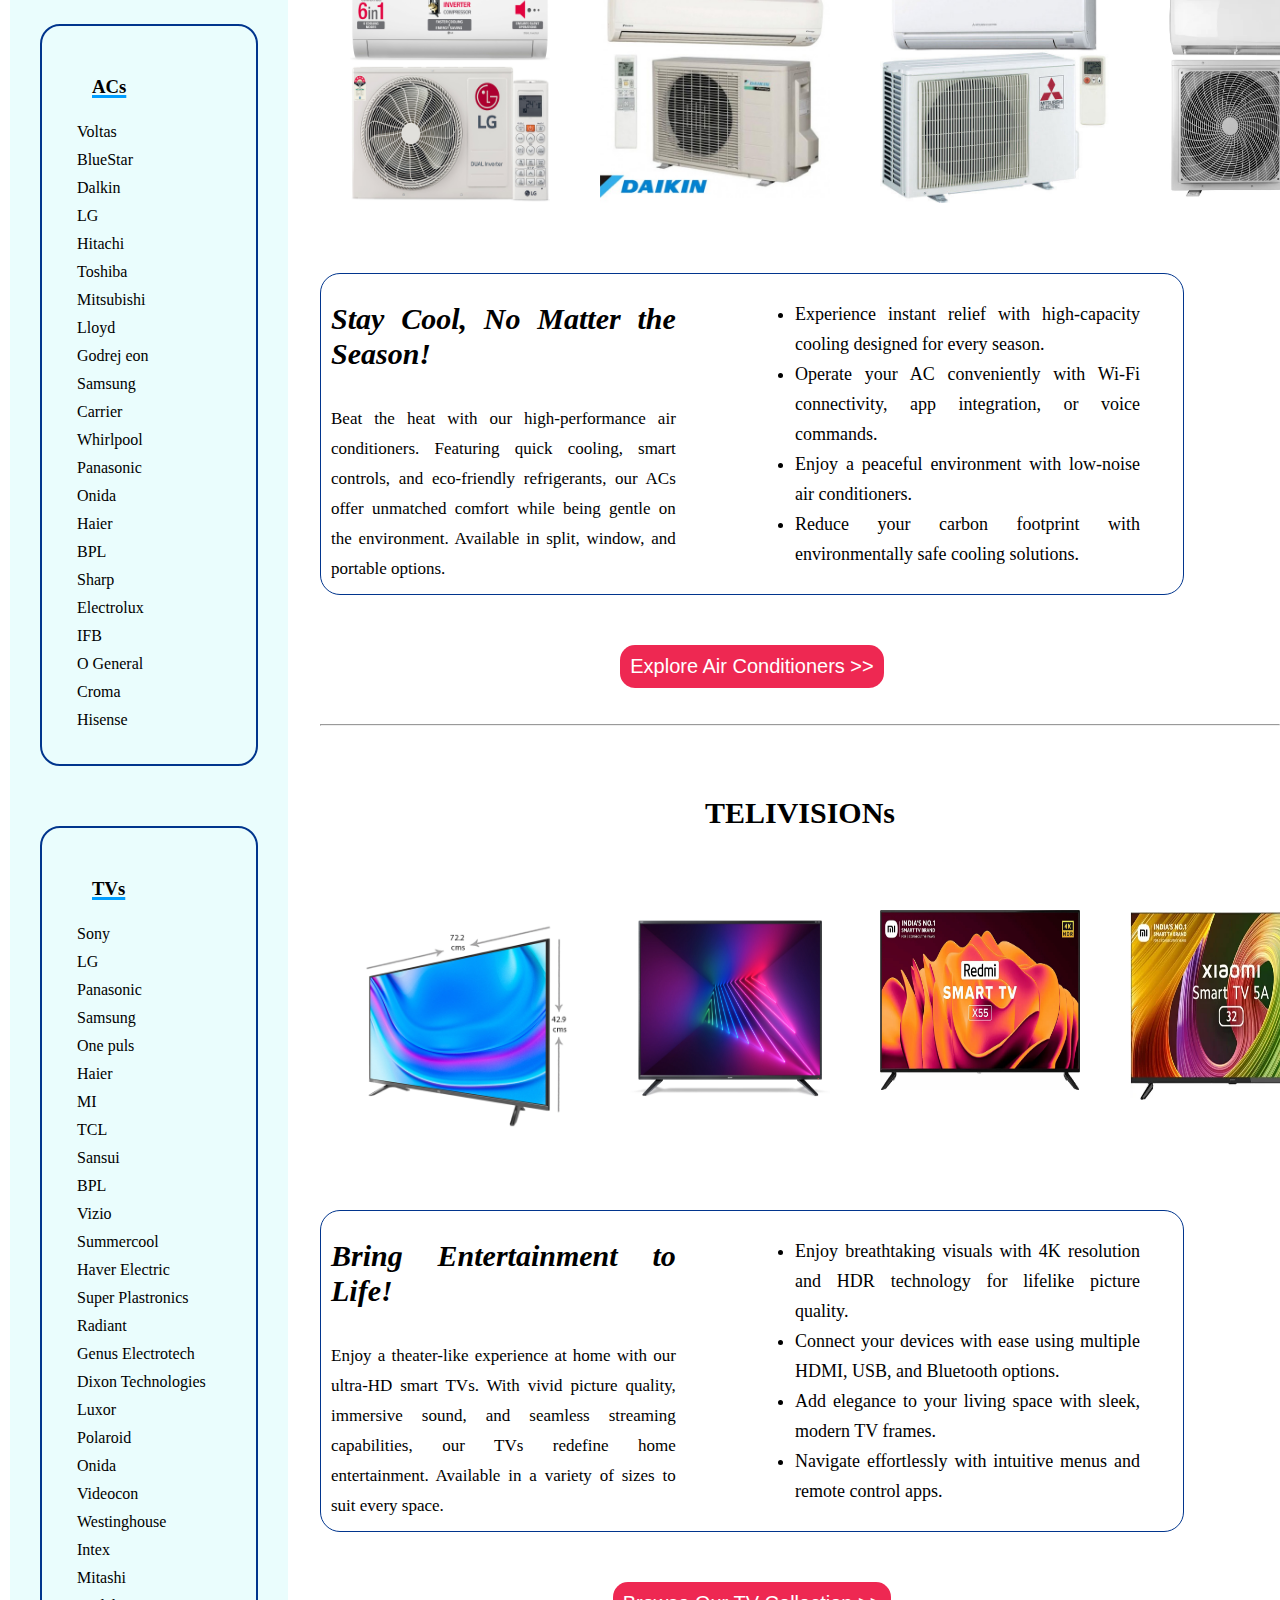
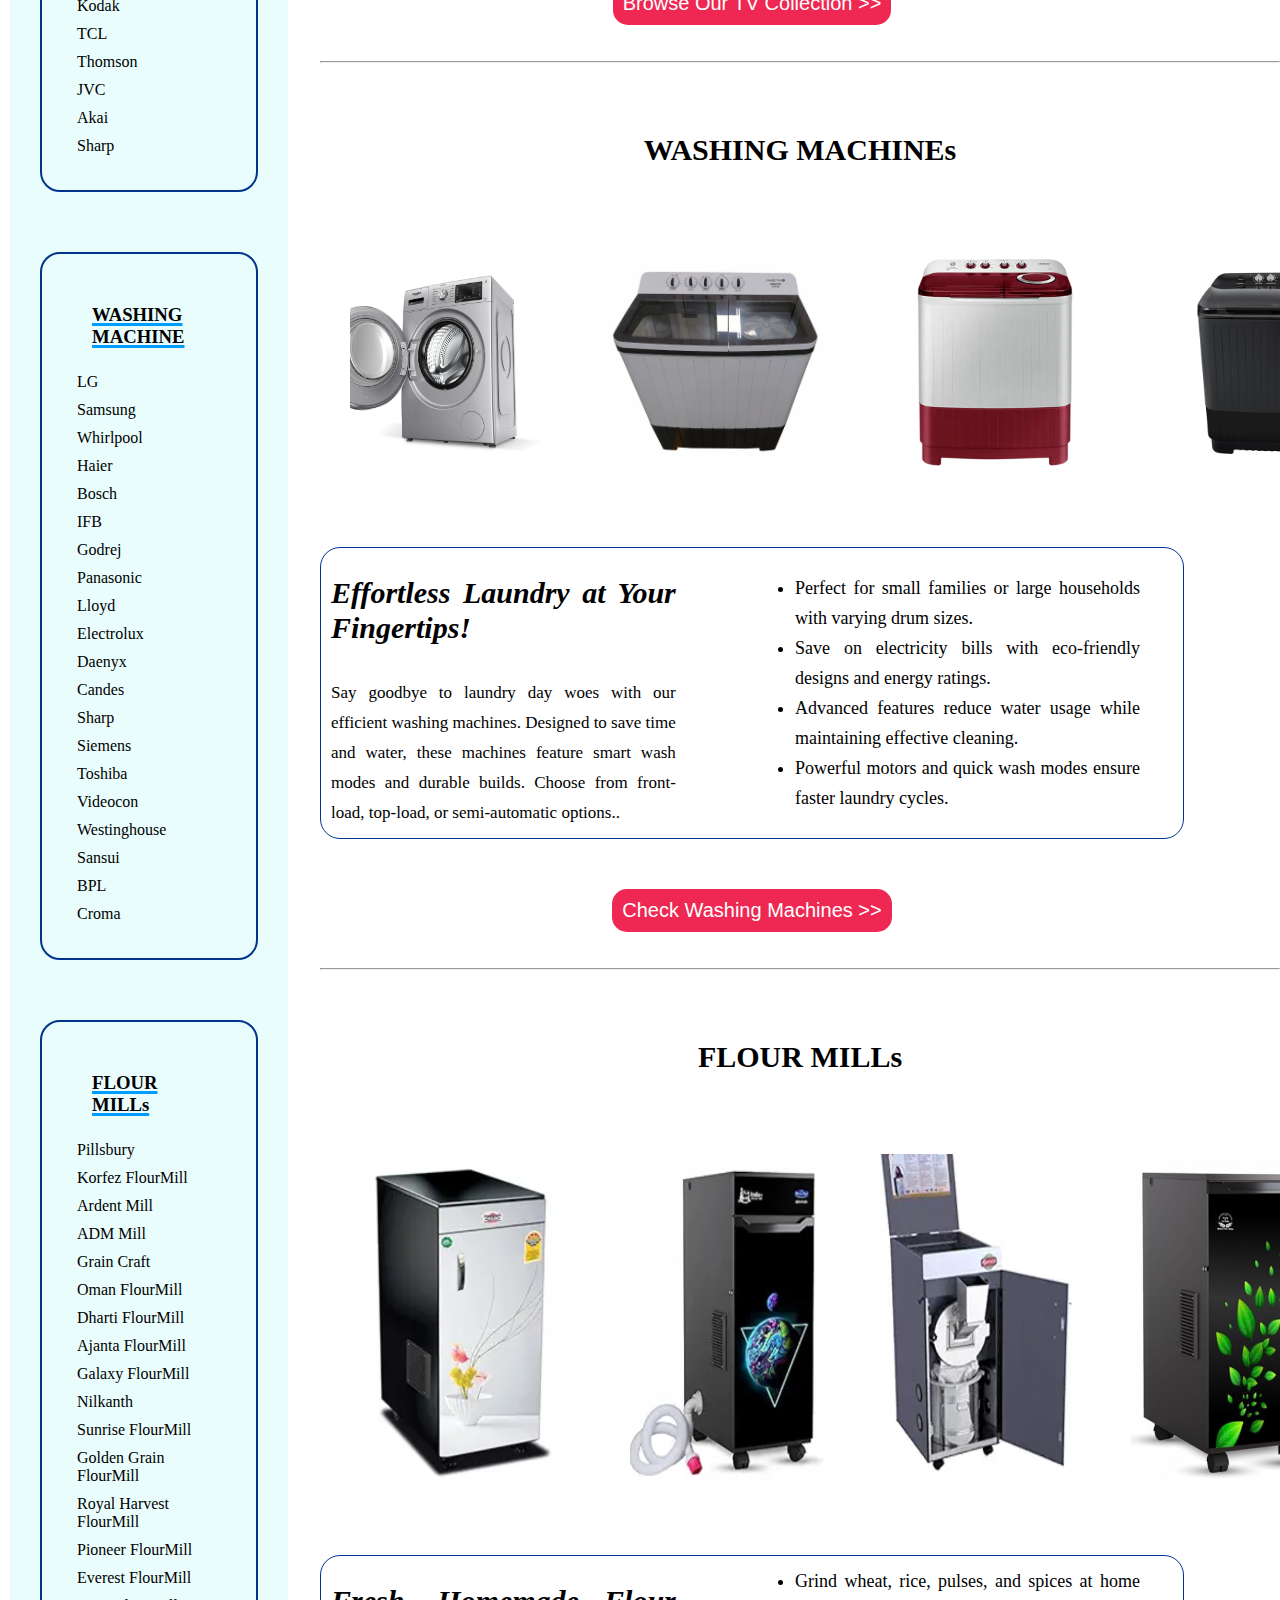
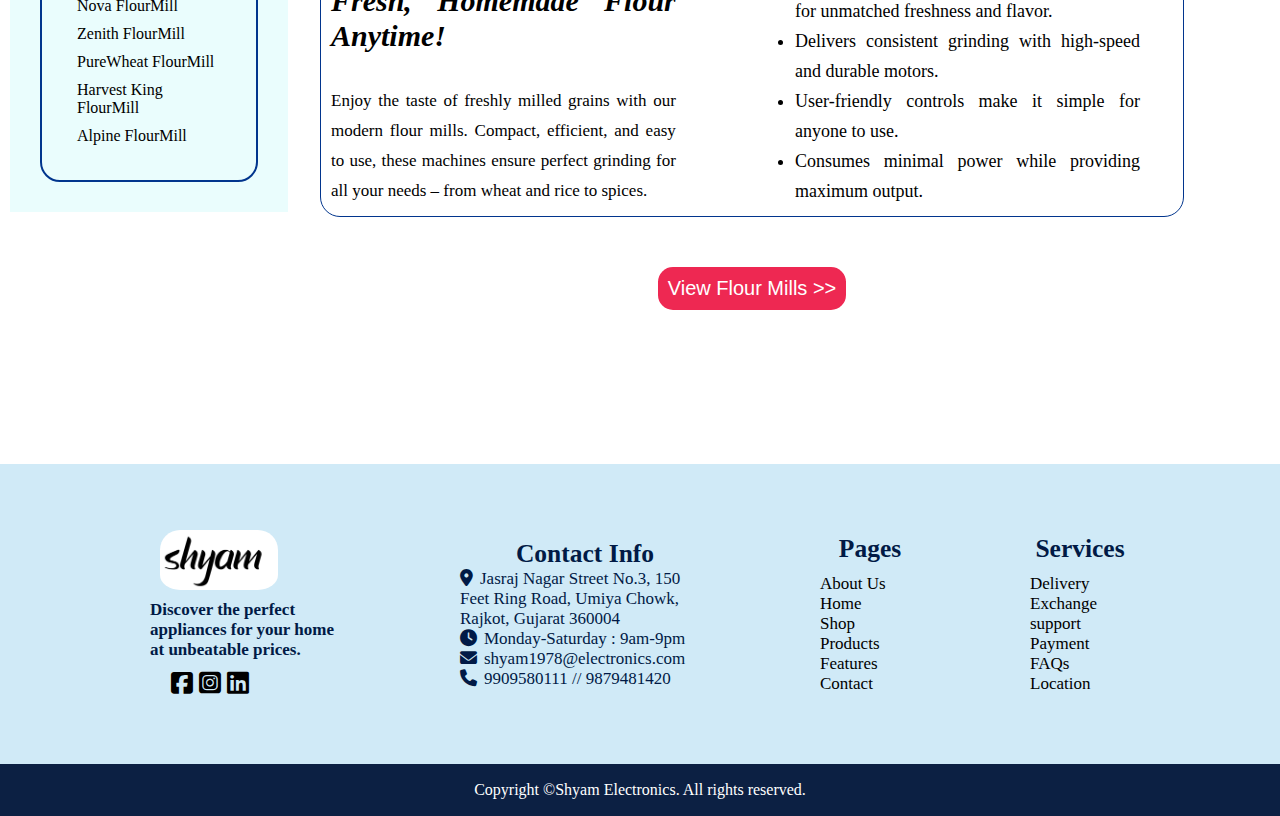
<file: shop.html>
<!DOCTYPE html>
<html lang="en">

<head>
    <meta charset="UTF-8">
    <meta name="viewport" content="width=device-width, initial-scale=1.0">
    <title>SHYAM ELECTRONICS</title>
    <link rel="stylesheet" href="style.css">
    <link rel="stylesheet" href="media.css">
    <link rel="shortcut icon" href="favicon.png" type="image/x-icon">
    <link rel="stylesheet" href="https://cdnjs.cloudflare.com/ajax/libs/font-awesome/6.3.0/css/all.min.css">
</head>

<body>
    <header class=" sticky">
        <div class="nav">
            <div><img src="mart logo.png" alt="" width="180px"></div>
            <div class="head">
                <a href="addtocart.html">View Cart</a>
            </div>
        </div>
        <div class="header-nav">
            <div class="logo">
                <img src="logo1.png" alt="logo" width="150px">
            </div>
            <div class="link">
                <a href="index.html">HOME</a>
                <a href="shop.html">SHOP</a>
                <div class="dropdown">
                    <a href="product.html" class="dropbtn">PRODUCT</a>
                    <div class="dropdown-content">
                        <a href="ref.html">REFRIGERATORs</a>
                        <a href="ac.html">ACs</a>
                        <a href="tv.html">TVs</a>
                        <a href="wash.html">WASHING MACHINEs</a>
                        <a href="flour.html">FLOUR MILLs</a>
                    </div>
                </div>
                <a href="feature.html">FEATURE</a>
                <a href="contact.html">CONTACT</a>
            </div>
            <button class="menu-toggle" aria-label="Toggle navigation">
                <i class="fa-solid fa-bars"></i>
            </button>
        </div>
    </header>

    <!-- section 1 -->
    <section class="s-sec1">
        <p>SHOP</p>
        <div class="shop-c">
            <div class="s-c1">
                <img src="freezeicon.png" alt="icon">
                <h5 style="margin-top: 5px;">Refrigerator</h5>
            </div>
            <div class="s-c1">
                <img src="acicon.png" alt="icon">
                <h5 style="margin-top: 20px;">ACs</h5>
            </div>
            <div class="s-c1">
                <img src="tvicon.png" alt="icon">
                <h5 style="margin-top: 25px;">TVs</h5>
            </div>
            <div class="s-c1">
                <img src="washingmcicon.png" alt="icon">
                <h5 style="margin-top: 12px;">Washing Machine</h5>
            </div>
            <div class="s-c1">
                <img src="millicon.png" alt="icon">
                <h5 style="margin-top: 15px;">Flour Mill</h5>
            </div>
        </div>
    </section>

    <!-- section2 -->
    <section class="s-sec2">
        <div class="left-s2">
            <h3  style="text-decoration: none; font-size: 30px; font-style: italic;">All companys names in Refrigerator,
                ACs, TVs, Washing Machines, Flour Mills</h3><hr><br>
            <div class="freeze">
                <h3>REFRIGRATOR</h3>
                <p>Haier</p>
                <p>Whirlpool</p>
                <p>LG</p>
                <p>Godrej</p>
                <p>Samsung</p>
                <p>Bosch</p>
                <p>Hitachi</p>
                <p>Panasonic</p>
                <p>Croma</p>
                <p>Voltas</p>
                <p>Lloyd</p>
                <p>Liebherr</p>
                <p>Onida</p>
                <p>Hisense</p>
                <p>Sansui</p>
                <p>Videocon</p>
                <p>AmazonBasics</p>
                <p>Westinghouse</p>
                <p>Siemens</p>
            </div>
            <div class="acs">
                <h3>ACs</h3>
                <p>Voltas</p>
                <p>BlueStar</p>
                <p>Dalkin</p>
                <p>LG</p>
                <p>Hitachi</p>
                <p>Toshiba</p>
                <p>Mitsubishi</p>
                <p>Lloyd</p>
                <p>Godrej eon</p>
                <p>Samsung</p>
                <p>Carrier</p>
                <p>Whirlpool</p>
                <p>Panasonic</p>
                <p>Onida</p>
                <p>Haier</p>
                <p>BPL</p>
                <p>Sharp</p>
                <p>Electrolux</p>
                <p>IFB</p>
                <p>O General</p>
                <p>Croma</p>
                <p>Hisense</p>
            </div>
            <div class="tvs">
                <h3>TVs</h3>
                <p>Sony</p>
                <p>LG</p>
                <p>Panasonic</p>
                <p>Samsung</p>
                <p>One puls</p>
                <p>Haier</p>
                <p>MI</p>
                <p>TCL</p>
                <p>Sansui</p>
                <p>BPL</p>
                <p>Vizio</p>
                <p>Summercool</p>
                <p>Haver Electric</p>
                <p>Super Plastronics</p>
                <p>Radiant</p>
                <p>Genus Electrotech</p>
                <p>Dixon Technologies</p>
                <p>Luxor</p>
                <p>Polaroid</p>
                <p>Onida</p>
                <p>Videocon</p>
                <p>Westinghouse</p>
                <p>Intex</p>
                <p>Mitashi</p>
                <p>Kodak</p>
                <p>TCL</p>
                <p>Thomson</p>
                <p>JVC</p>
                <p>Akai</p>
                <p>Sharp</p>
            </div>
            <div class="wash">
                <h3>WASHING MACHINE</h3>
                <P>LG</P>
                <P>Samsung</P>
                <P>Whirlpool</P>
                <P>Haier</P>
                <P>Bosch</P>
                <P>IFB</P>
                <P>Godrej</P>
                <P>Panasonic</P>
                <P>Lloyd</P>
                <P>Electrolux</P>
                <p>Daenyx</p>
                <p>Candes</p>
                <p>Sharp</p>
                <p>Siemens</p>
                <p>Toshiba</p>
                <p>Videocon</p>
                <p>Westinghouse</p>
                <p>Sansui</p>
                <p>BPL</p>
                <p>Croma</p>
            </div>
            <div class="mill">
                <h3>FLOUR MILLs</h3>
                <p>Pillsbury</p>
                <p>Korfez FlourMill</p>
                <p>Ardent Mill</p>
                <p>ADM Mill</p>
                <p>Grain Craft</p>
                <p>Oman FlourMill</p>
                <p>Dharti FlourMill</p>
                <p>Ajanta FlourMill</p>
                <p>Galaxy FlourMill</p>
                <p>Nilkanth</p>
                <p>Sunrise FlourMill</p>
                <p>Golden Grain FlourMill</p>
                <p>Royal Harvest FlourMill</p>
                <p>Pioneer FlourMill</p>
                <p>Everest FlourMill</p>
                <p>Nova FlourMill</p>
                <p>Zenith FlourMill</p>
                <p>PureWheat FlourMill</p>
                <p>Harvest King FlourMill</p>
                <p>Alpine FlourMill</p>
            </div>

        </div>
        <div class="right-s2">
            <div>
                <h3>REFRIGRATORs</h3>
                <div>
                    <div class="f-img">
                        <img src="f1.jpg" alt="freeze" width="200px">
                        <img class="f1img" src="f2.jpg" alt="freeze" width="230px">
                        <img class="f1img" src="f3.webp" alt="freeze" width="230px">
                        <img class="f1img" src="f4.jpg" alt="freeze" width="230px">
                    </div>

                    <div class="part2">
                        <p><span class="p2-span">Keep It Fresh, Every Day!</span><br><br>Discover the perfect balance of
                            style and efficiency with our latest range of refrigerators. Equipped with advanced cooling
                            technology, energy-saving features, and spacious designs, they are perfect for every
                            household. Choose from single-door, double-door, or side-by-side models to match your needs.
                        </p>
                        <ul>
                            <li>Designed to reduce power consumption and lower your electricity bills.</li>
                            <li>Stylish finishes that seamlessly blend with your kitchen decor.</li>
                            <li>Digital displays, temperature control settings, and frost-free operation for enhanced
                                convenience.</li>
                            <li>Built to last with robust materials and trusted brand quality.</li>
                        </ul>
                    </div>
                    <button type="button"><a href="ref.html">Shop Refrigerators Now >></a></button>

                </div>
            </div><BR><BR>
            <HR>
            <div>
                <h3 style="margin-top: 70px;">AIR CONDITIONERs</h3>
                <div>
                    <div class="f-img">
                        <img src="a1.jpg" alt="ac" width="200px">
                        <img class="f1img" src="a2.jpg" alt="ac" width="230px">
                        <img class="f1img" src="a3.jpg" alt="ac" width="230px">
                        <img class="f1img" src="a4.webp" alt="ac" width="230px">
                    </div>

                    <div class="part2">
                        <p><span class="p2-span">Stay Cool, No Matter the Season!</span><br><br>Beat the heat with our
                            high-performance air conditioners. Featuring quick cooling, smart controls, and eco-friendly
                            refrigerants, our ACs offer unmatched comfort while being gentle on the environment.
                            Available in split, window, and portable options.</p>
                        <ul>
                            <li>Experience instant relief with high-capacity cooling designed for every season.</li>
                            <li>Operate your AC conveniently with Wi-Fi connectivity, app integration, or voice
                                commands.</li>
                            <li>Enjoy a peaceful environment with low-noise air conditioners.</li>
                            <li>Reduce your carbon footprint with environmentally safe cooling solutions.</li>
                        </ul>
                    </div>
                    <button type="button"><a href="ac.html">Explore Air Conditioners >></a></button>

                </div>
            </div><BR><BR>
            <HR>
            <div>
                <h3 style="margin-top: 70px;">TELIVISIONs</h3>
                <div>
                    <div class="f-img">
                        <img src="t1.jpg" alt="freeze" width="230px">
                        <img class="f1img" src="t2.webp" alt="freeze" width="200px" height="200px">
                        <img class="f1img" src="t3.webp" alt="freeze" width="200px" height="180px">
                        <img class="f1img" src="t4.webp" alt="freeze" width="200px" height="200px">
                    </div>

                    <div class="part2">
                        <p><span class="p2-span">Bring Entertainment to Life!</span><br><br>Enjoy a theater-like
                            experience at home with our ultra-HD smart TVs. With vivid picture quality, immersive sound,
                            and seamless streaming capabilities, our TVs redefine home entertainment. Available in a
                            variety of sizes to suit every space.</p>
                        <ul>
                            <li>Enjoy breathtaking visuals with 4K resolution and HDR technology for lifelike picture
                                quality.</li>
                            <li>Connect your devices with ease using multiple HDMI, USB, and Bluetooth options.</li>
                            <li>Add elegance to your living space with sleek, modern TV frames.</li>
                            <li>Navigate effortlessly with intuitive menus and remote control apps.</li>
                        </ul>
                    </div>
                    <button type="button"><a href="tv.html">Browse Our TV Collection >></a></button>

                </div>
            </div><BR><BR>
            <HR>
            <div>
                <h3 style="margin-top: 70px;">WASHING MACHINEs</h3>
                <div>
                    <div class="f-img">
                        <img src="w1.webp" alt="freeze" width="200px">
                        <img class="f1img" src="w2.jpg" alt="freeze" width="230px">
                        <img class="f1img" src="w3.webp" alt="freeze" width="230px">
                        <img class="f1img" src="w4.png" alt="freeze" width="230px">
                    </div>

                    <div class="part2">
                        <p><span class="p2-span">Effortless Laundry at Your Fingertips!</span><br><br>Say goodbye to
                            laundry day woes with our efficient washing machines. Designed to save time and water, these
                            machines feature smart wash modes and durable builds. Choose from front-load, top-load, or
                            semi-automatic options..</p>
                        <ul>
                            <li>Perfect for small families or large households with varying drum sizes.</li>
                            <li>Save on electricity bills with eco-friendly designs and energy ratings.
                            </li>
                            <li>Advanced features reduce water usage while maintaining effective cleaning.</li>
                            <li>Powerful motors and quick wash modes ensure faster laundry cycles.</li>
                        </ul>
                    </div>
                    <button type="button"><a href="wash.html">Check Washing Machines >></a></button>

                </div>
            </div><BR><BR>
            <HR>
            <div>
                <h3 style="margin-top: 70px;">FLOUR MILLs</h3>
                <div>
                    <div class="f-img">
                        <img src="fm1.png" alt="freeze" width="230px">
                        <img class="f1img" src="fm2.png" alt="freeze" width="200px">
                        <img class="f1img" src="fm3.png" alt="freeze" width="200px">
                        <img class="f1img" src="fm4.png" alt="freeze" width="200px">
                    </div>

                    <div class="part2">
                        <p><span class="p2-span">Fresh, Homemade Flour Anytime!</span><br><br>Enjoy the taste of freshly
                            milled grains with our modern flour mills. Compact, efficient, and easy to use, these
                            machines ensure perfect grinding for all your needs – from wheat and rice to spices.</p>
                        <ul>
                            <li>Grind wheat, rice, pulses, and spices at home for unmatched freshness and flavor.</li>
                            <li>Delivers consistent grinding with high-speed and durable motors.</li>
                            <li>User-friendly controls make it simple for anyone to use.</li>
                            <li> Consumes minimal power while providing maximum output.</li>
                        </ul>
                    </div>
                    <button type="button"><a href="flour.html">View Flour Mills >></a></button>

                </div>
            </div><BR><BR>
        </div>
    </section><br>

    <!-- footer -->
    <footer class="footer">
        <div class="foot1">
            <div class="d1">
                <div class="img">
                    <img src="logo.png" alt="logo">
                </div>
                <div class="text">
                    <p style="font-size: 17px;">Discover the perfect appliances for your home at unbeatable prices.</p>
                </div>
                <div class="icon">
                    <a href="https://facebook.com" target="_blank"><i class="fa-brands fa-square-facebook"></i></a>
                    <a href="https://instagram.com" target="_blank"><i class="fa-brands fa-square-instagram"></i></a>
                    <a href="https://linkedin.com" target="_blank"><i class="fa-brands fa-linkedin"></i></a>
                </div>
            </div>
            <div class="d2">
                <h2>Contact Info</h2>
                <div><i class="fa-solid fa-location-dot"></i>Jasraj Nagar Street No.3, 150 Feet Ring Road, Umiya Chowk,
                    Rajkot, Gujarat 360004</div>
                <div><i class="fa-solid fa-clock"></i>Monday-Saturday : 9am-9pm</div>
                <div><i class="fa-solid fa-envelope"></i>shyam1978@electronics.com</div>
                <div><i class="fa-duotone fa-solid fa-phone"></i>9909580111 // 9879481420</div>
            </div>
            <div class="d3">
                <h2>Pages</h2>
                <a href="shop.html">About Us</a>
                <a href="index.html">Home</a>
                <a href="shop.html">Shop</a>
                <a href="product.html">Products</a>
                <a href="feature.html">Features</a>
                <a href="contact.html">Contact</a>
            </div>
            <div class="d4">
                <h2>Services</h2>
                <a href="#">Delivery</a>
                <a href="feature.html">Exchange</a>
                <a href="#">support</a>
                <a href="#">Payment</a>
                <a href="faq.html">FAQs</a>
                <a href="contact.html">Location</a>
            </div>
        </div>
        <div class="foot2">
            <p>Copyright ©Shyam Electronics. All rights reserved.</p>
        </div>
    </footer>
    <script src="script.js"></script>
</body>

</html>
</file>
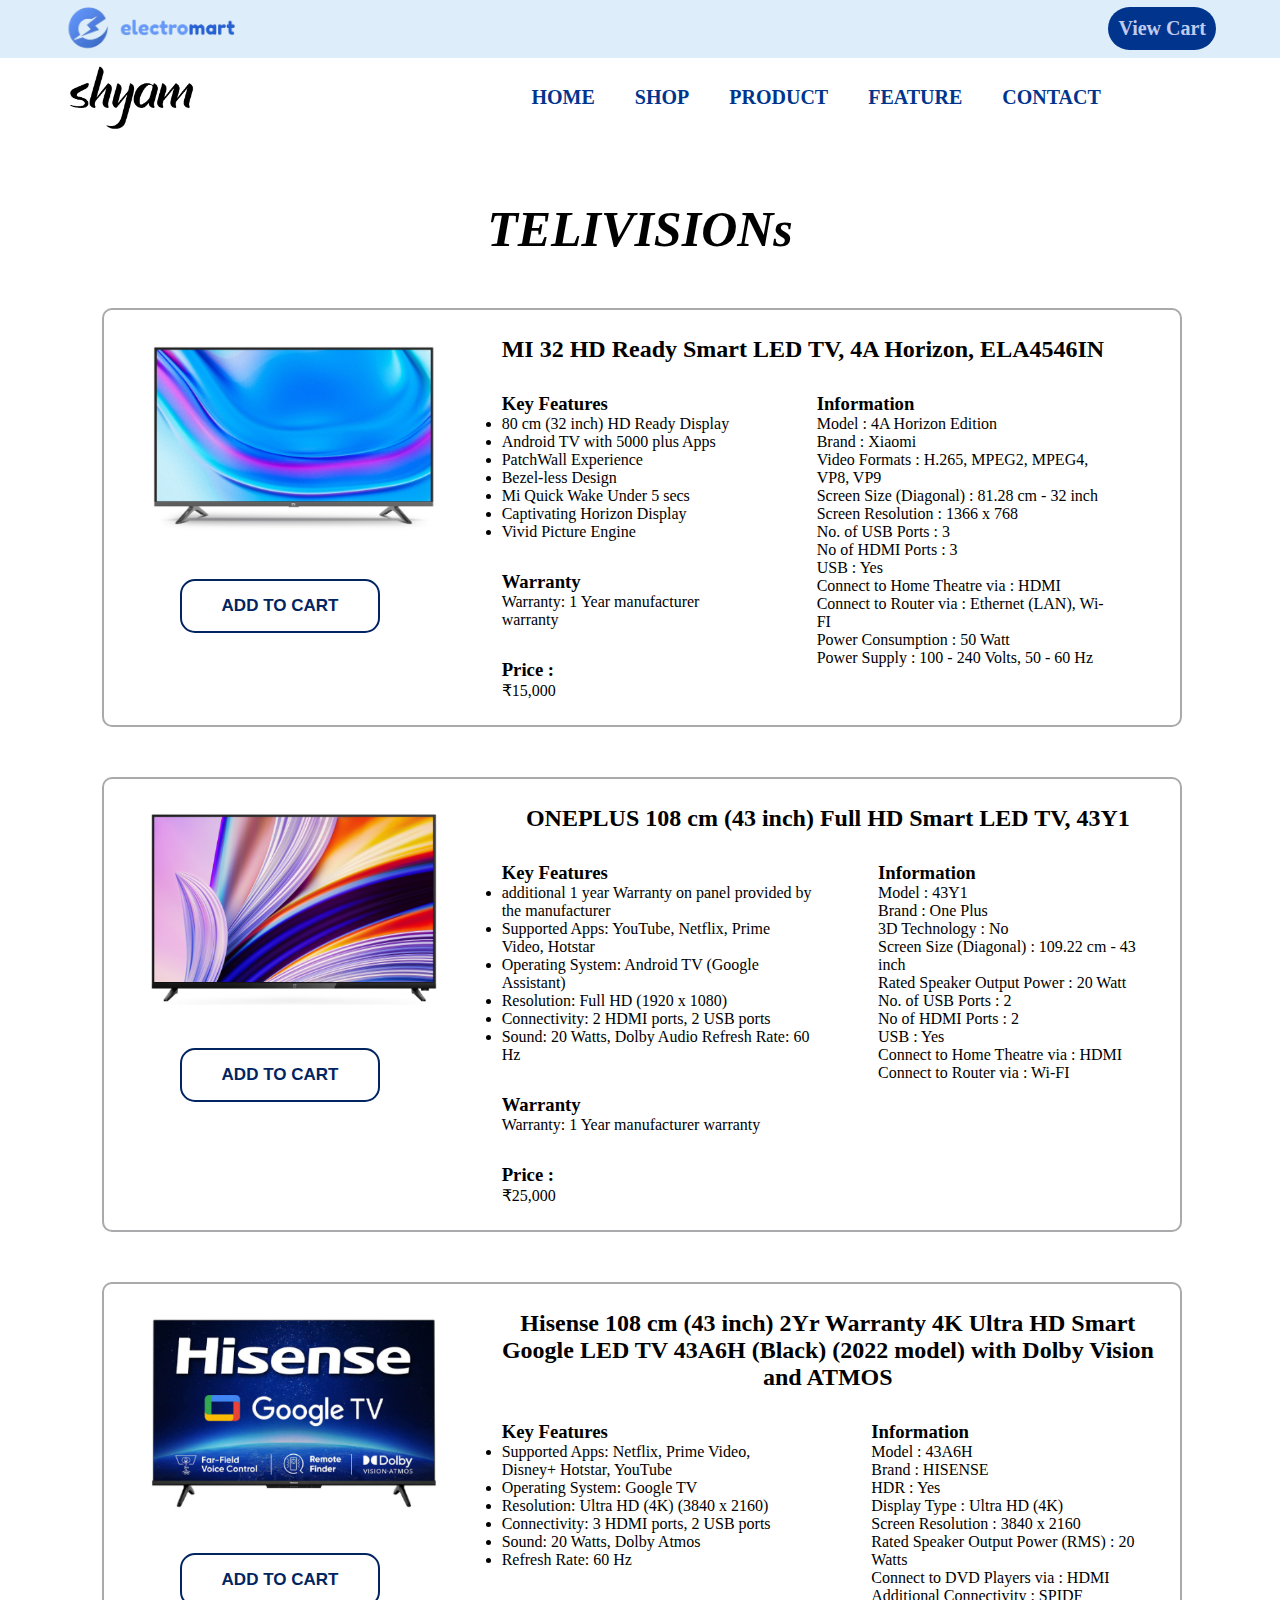
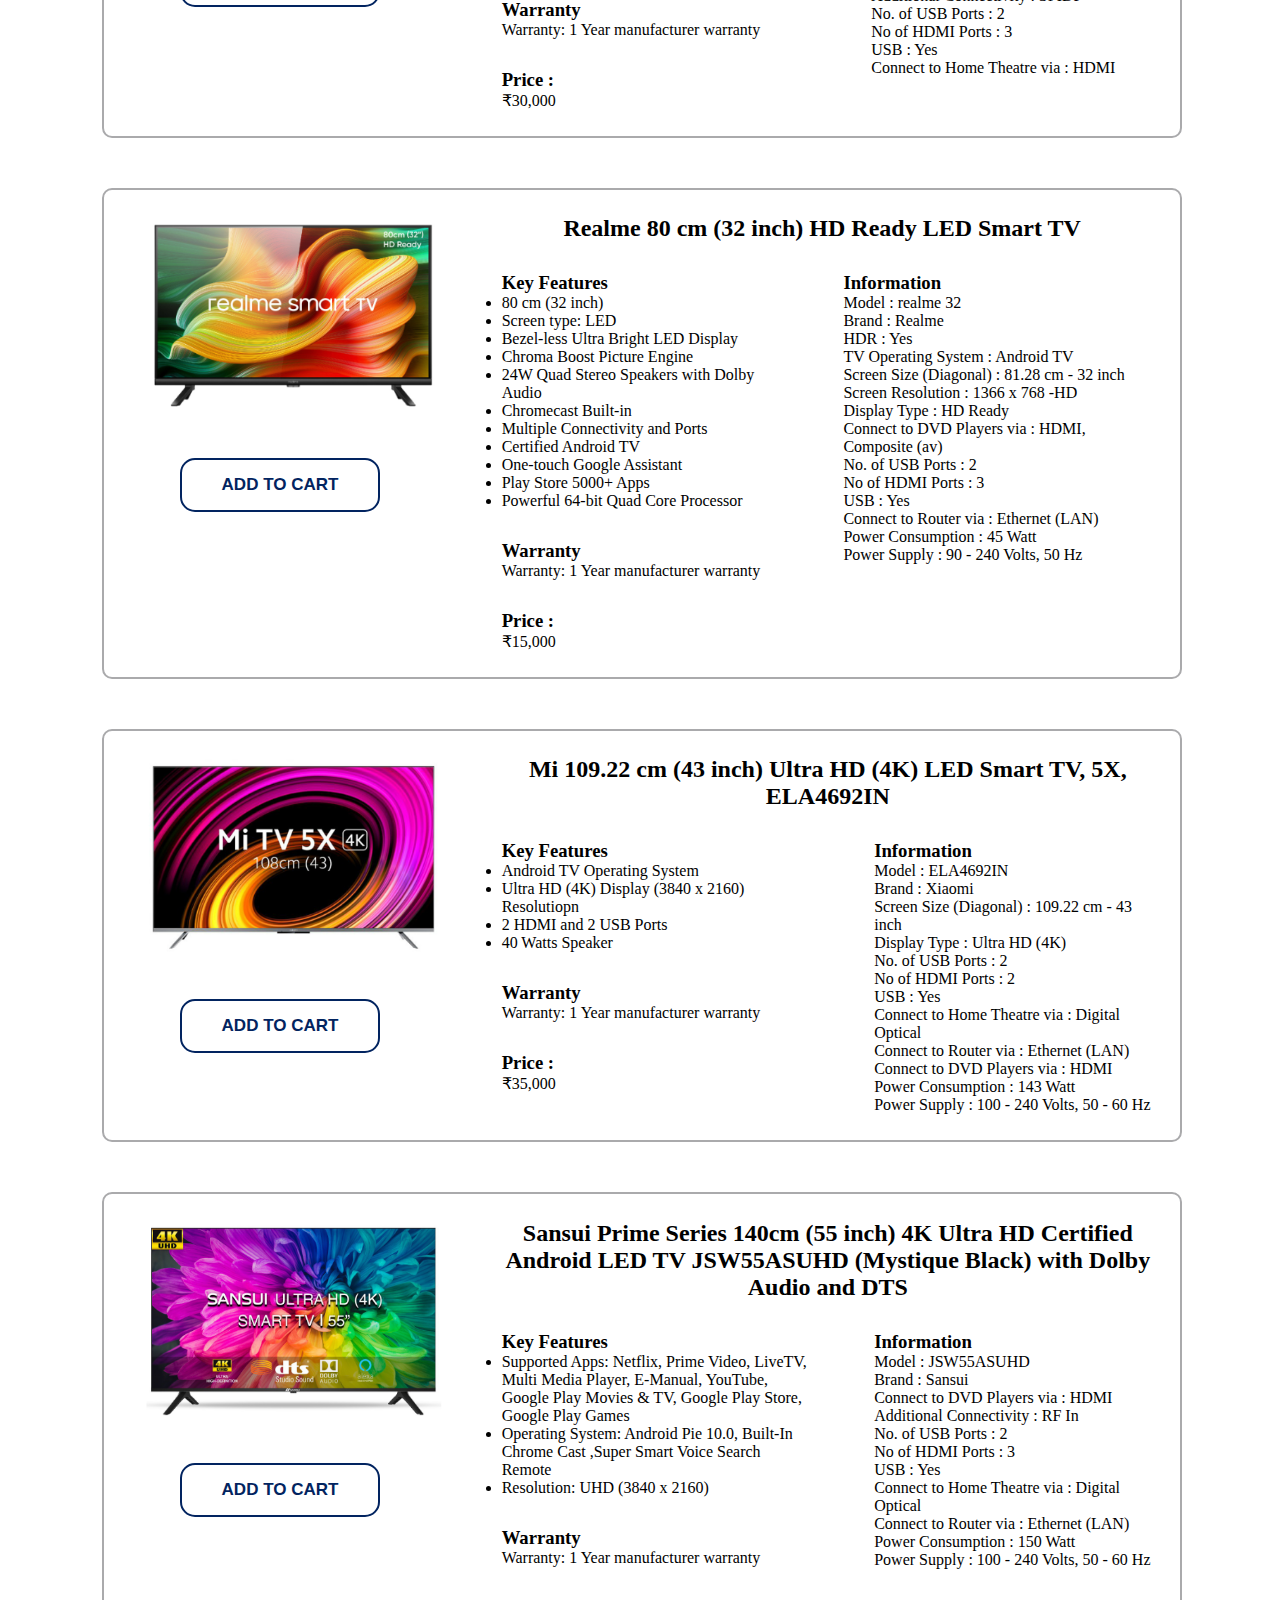
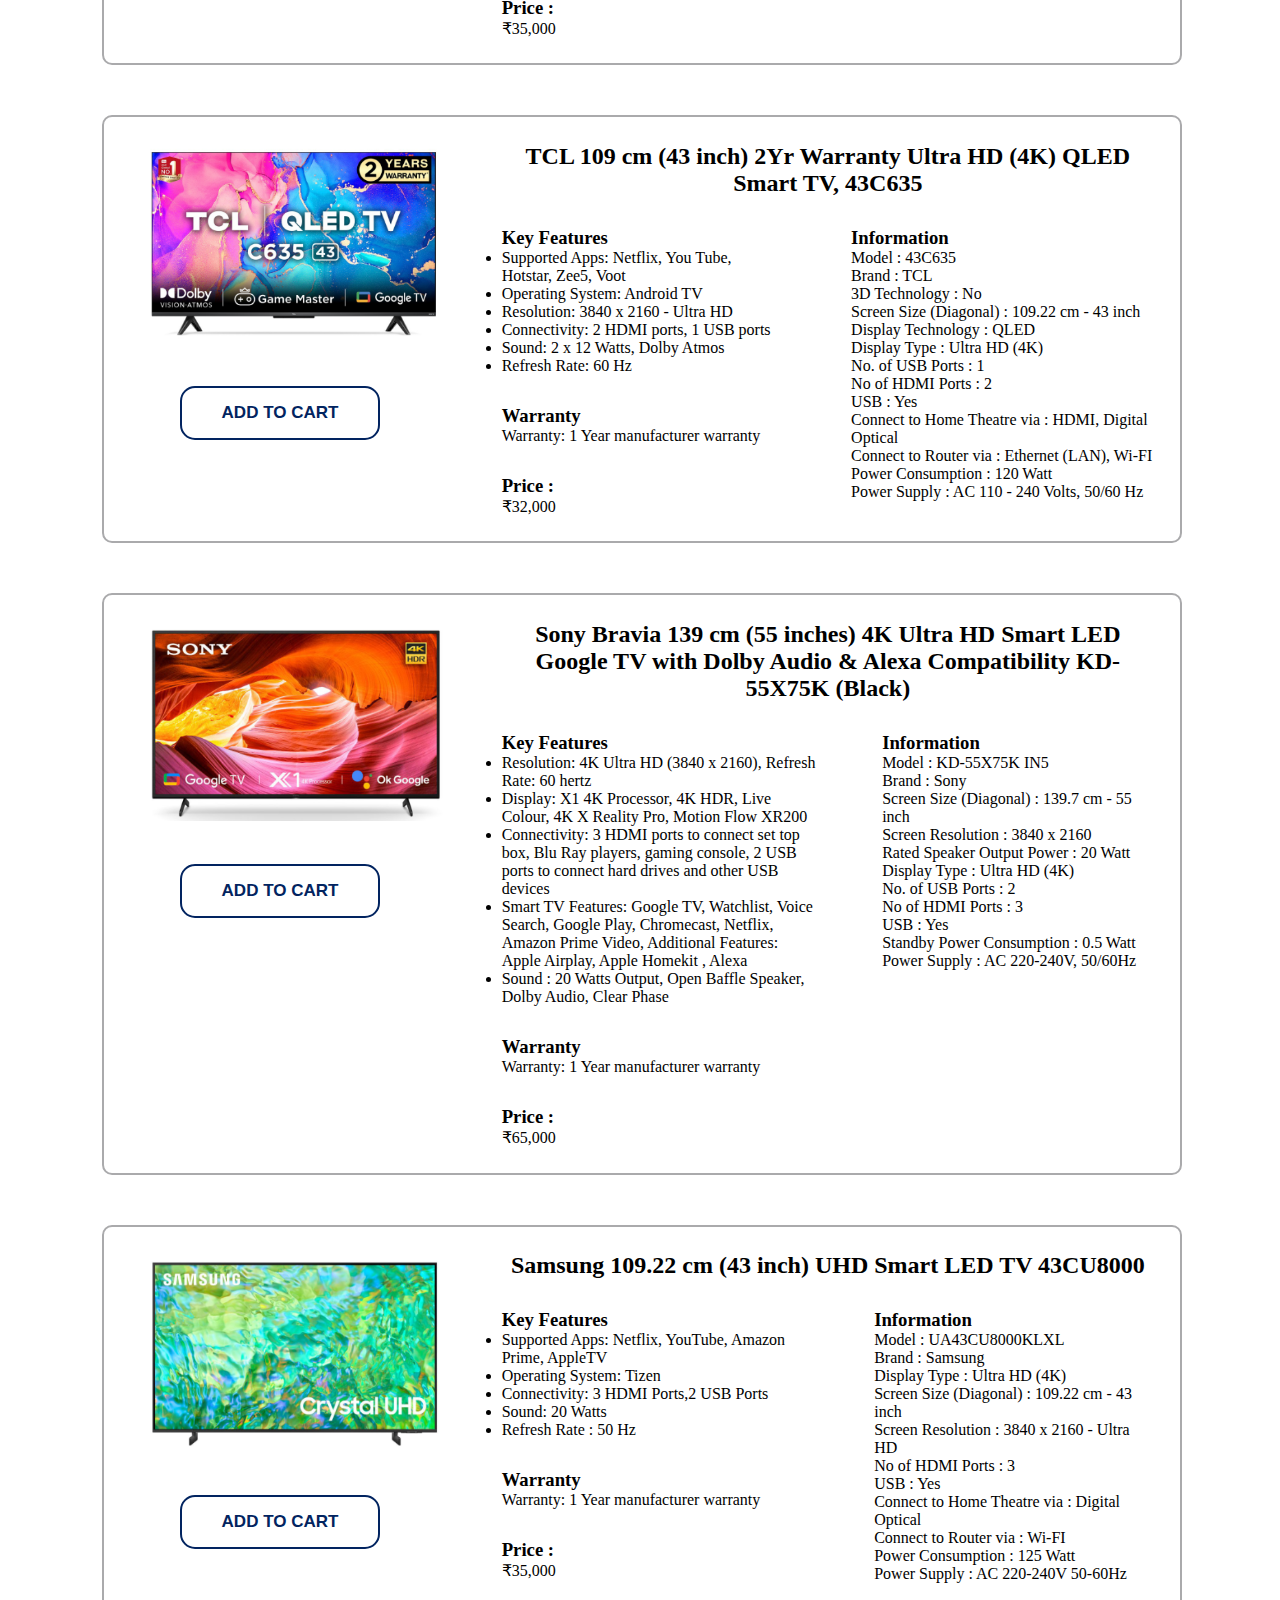
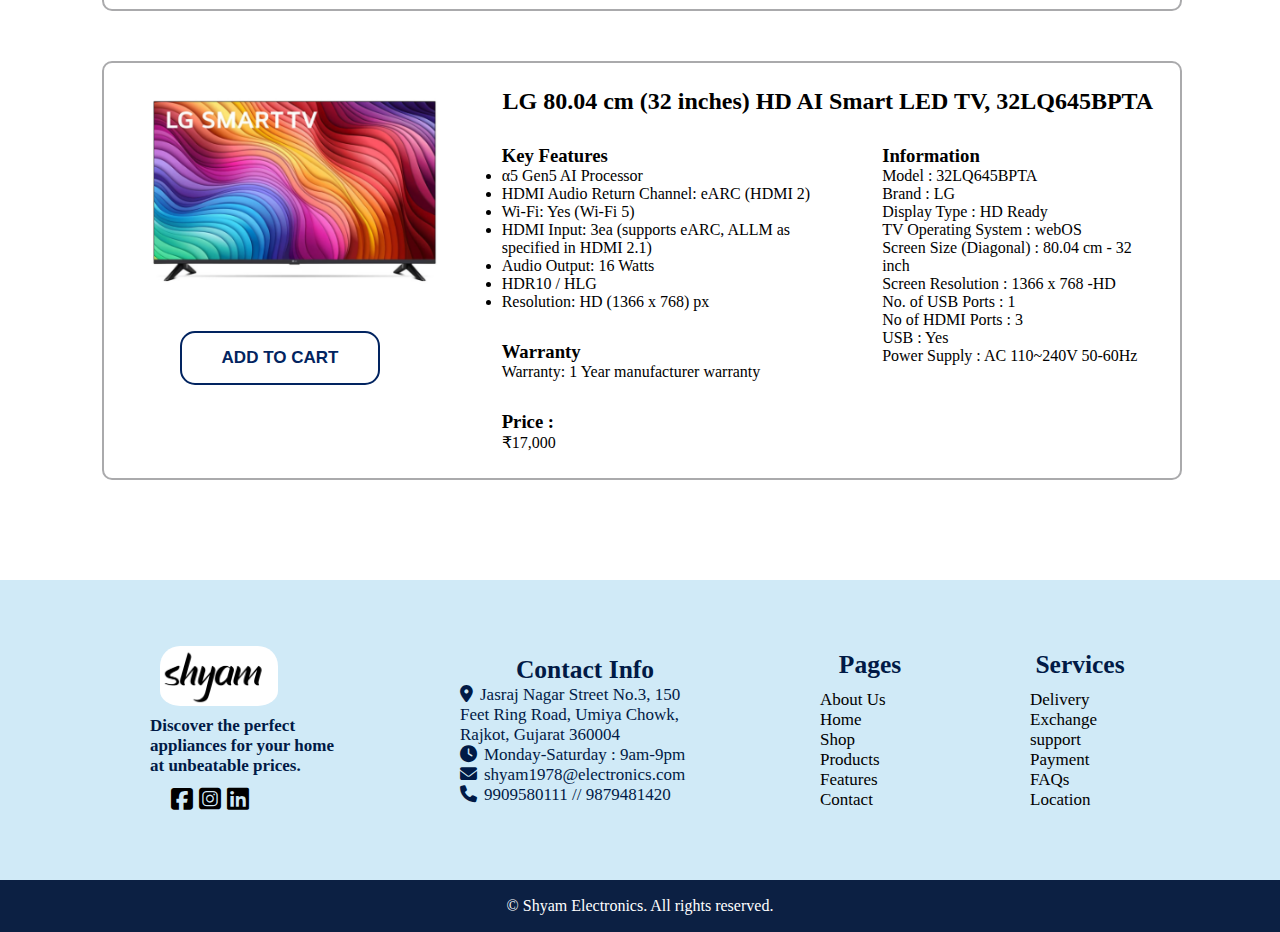
<file: tv.html>
<!DOCTYPE html>
<html lang="en">

<head>
    <meta charset="UTF-8">
    <meta name="viewport" content="width=device-width, initial-scale=1.0">
    <title>SHAYM ELECTRONICS</title>
    <link rel="stylesheet" href="style1.css">
    <link rel="stylesheet" href="style.css">
    <link rel="stylesheet" href="media.css">
    <link rel="stylesheet" href="addtocart.css">
    <link rel="shortcut icon" href="favicon.png" type="image/x-icon">
    <link rel="stylesheet" href="https://cdnjs.cloudflare.com/ajax/libs/font-awesome/6.3.0/css/all.min.css">
</head>

<body>
    <header class=" sticky">
        <div class="nav">
            <div><img src="mart logo.png" alt="" width="180px"></div>
            <div class="head">
                <a href="addtocart.html">View Cart</a>
            </div>
        </div>
        <div class="header-nav">
            <div class="logo">
                <img src="logo1.png" alt="logo" width="150px">
            </div>
            <div class="link">
                <a href="index.html">HOME</a>
                <a href="shop.html">SHOP</a>
                <div class="dropdown">
                    <a href="product.html" class="dropbtn">PRODUCT</a>
                    <div class="dropdown-content">
                        <a href="ref.html">REFRIGERATORs</a>
                        <a href="ac.html">ACs</a>
                        <a href="tv.html">TVs</a>
                        <a href="wash.html">WASHING MACHINEs</a>
                        <a href="flour.html">FLOUR MILLs</a>
                    </div>
                </div>
                <a href="feature.html">FEATURE</a>
                <a href="contact.html">CONTACT</a>
            </div>
            <button class="menu-toggle" aria-label="Toggle navigation">
                <i class="fa-solid fa-bars"></i>
            </button>
        </div>
    </header>

    <!-- section 1 -->
    <section class="tv-sec1">
        <h1>TELIVISIONs</h1>
        <div class="t-cards">
            <div class="tv-card">
                <div class="des-img">
                    <img src="tv1.png" alt="TVs"><br>
                    <a href="#"> <button class="cart" onclick="addToCart('MI 32 HD Ready Smart LED TV, 4A Horizon, ELA4546IN', 15000 , 'tv1.png')">ADD TO CART</button></a>

                </div>
                <div class="tv-des">
                    <h2>MI 32 HD Ready Smart LED TV, 4A Horizon, ELA4546IN</h2>
                    <div class="des">
                        <div class="tv-des1">
                            <h3>Key Features</h3>
                            <li>80 cm (32 inch) HD Ready Display</li>
                            <li>Android TV with 5000 plus Apps</li>
                            <li>PatchWall Experience</li>
                            <li>Bezel-less Design</li>
                            <li>Mi Quick Wake Under 5 secs</li>
                            <li>Captivating Horizon Display</li>
                            <li>Vivid Picture Engine</li>

                            <h3>Warranty</h3>
                            <p>Warranty: 1 Year manufacturer warranty</p>

                            <h3>Price :</h3>
                            <p>₹15,000</p>

                        </div>
                        <div class="tv-des2">
                            <h3>Information</h3>
                            <p>Model : 4A Horizon Edition</p>
                            <p>Brand : Xiaomi</p>
                            <p>Video Formats : H.265, MPEG2, MPEG4, VP8, VP9</p>
                            <p>Screen Size (Diagonal) : 81.28 cm - 32 inch</p>
                            <p>Screen Resolution : 1366 x 768</p>
                            <p>No. of USB Ports : 3</p>
                            <p>No of HDMI Ports : 3</p>
                            <p>USB : Yes</p>
                            <p>Connect to Home Theatre via : HDMI</p>
                            <p>Connect to Router via : Ethernet (LAN), Wi-FI</p>
                            <p>Power Consumption : 50 Watt</p>
                            <p>Power Supply : 100 - 240 Volts, 50 - 60 Hz</p>
                        </div>
                    </div>

                </div>
            </div>

            <div class="tv-card">
                <div class="des-img">
                    <img src="tv2.png" alt="TVs"><br>
                    <a href="#"> <button class="cart" onclick="addToCart('ONEPLUS 108 cm (43 inch) Full HD Smart LED TV, 43Y1', 25000 , 'tv2.png')">ADD TO CART</button></a>

                </div>
                <div class="tv-des">
                    <h2>ONEPLUS 108 cm (43 inch) Full HD Smart LED TV, 43Y1</h2>
                    <div class="des">
                        <div class="tv-des1">
                            <h3>Key Features</h3>
                            <li>additional 1 year Warranty on panel provided by the manufacturer</li>
                            <li>Supported Apps: YouTube, Netflix, Prime Video, Hotstar</li>
                            <li>Operating System: Android TV (Google Assistant)</li>
                            <li>Resolution: Full HD (1920 x 1080)</li>
                            <li>Connectivity: 2 HDMI ports, 2 USB ports</li>
                            <li>Sound: 20 Watts, Dolby Audio
                                Refresh Rate: 60 Hz</li>

                            <h3>Warranty</h3>
                            <p>Warranty: 1 Year manufacturer warranty</p>

                            <h3>Price :</h3>
                            <p>₹25,000</p>

                        </div>
                        <div class="tv-des2">
                            <h3>Information</h3>
                            <p>Model : 43Y1</p>
                            <p>Brand : One Plus</p>
                            <p>3D Technology : No</p>
                            <p>Screen Size (Diagonal) : 109.22 cm - 43 inch</p>
                            <p>Rated Speaker Output Power : 20 Watt</p>
                            <p>No. of USB Ports : 2</p>
                            <p>No of HDMI Ports : 2</p>
                            <p>USB : Yes</p>
                            <p>Connect to Home Theatre via : HDMI</p>
                            <p>Connect to Router via : Wi-FI</p>
                        </div>
                    </div>

                </div>
            </div>

            <div class="tv-card">
                <div class="des-img">
                    <img src="tv3.png" alt="TVs"><br>
                    <a href="#"> <button class="cart" onclick="addToCart('Hisense 108 cm (43 inch) 2Yr Warranty 4K Ultra HD Smart Google LED TV 43A6H (Black) (2022 model) with Dolby Vision and ATMOS', 30000 , 'tv3.png')">ADD TO CART</button></a>

                </div>
                <div class="tv-des">
                    <h2>Hisense 108 cm (43 inch) 2Yr Warranty 4K Ultra HD Smart Google LED TV 43A6H (Black) (2022 model)
                        with Dolby Vision and ATMOS</h2>
                    <div class="des">
                        <div class="tv-des1">
                            <h3>Key Features</h3>
                            <li>Supported Apps: Netflix, Prime Video, Disney+ Hotstar, YouTube</li>
                            <li>Operating System: Google TV</li>
                            <li>Resolution: Ultra HD (4K) (3840 x 2160)</li>
                            <li>Connectivity: 3 HDMI ports, 2 USB ports</li>
                            <li>Sound: 20 Watts, Dolby Atmos</li>
                            <li>Refresh Rate: 60 Hz</li>

                            <h3>Warranty</h3>
                            <p>Warranty: 1 Year manufacturer warranty</p>

                            <h3>Price :</h3>
                            <p>₹30,000</p>

                        </div>
                        <div class="tv-des2">
                            <h3>Information</h3>
                            <p>Model : 43A6H</p>
                            <p>Brand : HISENSE</p>
                            <p>HDR : Yes</p>
                            <p>Display Type : Ultra HD (4K)</p>
                            <p>Screen Resolution : 3840 x 2160</p>
                            <p>Rated Speaker Output Power (RMS) : 20 Watts</p>
                            <p>Connect to DVD Players via : HDMI</p>
                            <p>Additional Connectivity : SPIDF</p>
                            <p>No. of USB Ports : 2</p>
                            <p>No of HDMI Ports : 3</p>
                            <p>USB : Yes</p>
                            <p>Connect to Home Theatre via : HDMI</p>
                        </div>
                    </div>

                </div>
            </div>

            <div class="tv-card">
                <div class="des-img">
                    <img src="tv4.png" alt="TVs"><br>
                    <a href="#"> <button class="cart" onclick="addToCart('Realme 80 cm (32 inch) HD Ready LED Smart TV', 15000 , 'tv4.png')">ADD TO CART</button></a>

                </div>
                <div class="tv-des">
                    <h2>Realme 80 cm (32 inch) HD Ready LED Smart TV</h2>
                    <div class="des">
                        <div class="tv-des1">
                            <h3>Key Features</h3>
                            <li>80 cm (32 inch)</li>
                            <li>Screen type: LED</li>
                            <li>Bezel-less Ultra Bright LED Display</li>
                            <li>Chroma Boost Picture Engine</li>
                            <li>24W Quad Stereo Speakers with Dolby Audio</li>
                            <li>Chromecast Built-in</li>
                            <li>Multiple Connectivity and Ports</li>
                            <li>Certified Android TV</li>
                            <li>One-touch Google Assistant</li>
                            <li>Play Store 5000+ Apps</li>
                            <li>Powerful 64-bit Quad Core Processor</li>

                            <h3>Warranty</h3>
                            <p>Warranty: 1 Year manufacturer warranty</p>

                            <h3>Price :</h3>
                            <p>₹15,000</p>

                        </div>
                        <div class="tv-des2">
                            <h3>Information</h3>
                            <p>Model : realme 32</p>
                            <p>Brand : Realme</p>
                            <p>HDR : Yes</p>
                            <p>TV Operating System : Android TV</p>
                            <p>Screen Size (Diagonal) : 81.28 cm - 32 inch</p>
                            <p>Screen Resolution : 1366 x 768 -HD</p>
                            <p>Display Type : HD Ready</p>
                            <p>Connect to DVD Players via : HDMI, Composite (av)</p>
                            <p>No. of USB Ports : 2</p>
                            <p>No of HDMI Ports : 3</p>
                            <p>USB : Yes</p>
                            <p>Connect to Router via : Ethernet (LAN)</p>
                            <p>Power Consumption : 45 Watt</p>
                            <p>Power Supply : 90 - 240 Volts, 50 Hz</p>
                        </div>
                    </div>

                </div>
            </div>

            <div class="tv-card">
                <div class="des-img">
                    <img src="tv5.png" alt="TVs"><br>
                    <a href="#"> <button class="cart" onclick="addToCart('LG 240 L 2 Star Inverter Frost Free Double Door Refrigerat[GL-N292DDSYDAZZLE STEEL]', 35000 , 'tv5.png')">ADD TO CART</button></a>

                </div>
                <div class="tv-des">
                    <h2>Mi 109.22 cm (43 inch) Ultra HD (4K) LED Smart TV, 5X, ELA4692IN</h2>
                    <div class="des">
                        <div class="tv-des1">
                            <h3>Key Features</h3>
                            <li>Android TV Operating System</li>
                            <li>Ultra HD (4K) Display (3840 x 2160) Resolutiopn</li>
                            <li>2 HDMI and 2 USB Ports</li>
                            <li>40 Watts Speaker</li>

                            <h3>Warranty</h3>
                            <p>Warranty: 1 Year manufacturer warranty</p>

                            <h3>Price :</h3>
                            <p>₹35,000</p>

                        </div>
                        <div class="tv-des2">
                            <h3>Information</h3>
                            <p>Model : ELA4692IN</p>
                            <p>Brand : Xiaomi</p>
                            <p>Screen Size (Diagonal) : 109.22 cm - 43 inch</p>
                            <p>Display Type : Ultra HD (4K)</p>
                            <p>No. of USB Ports : 2</p>
                            <p>No of HDMI Ports : 2</p>
                            <p>USB : Yes</p>
                            <p>Connect to Home Theatre via : Digital Optical</p>
                            <p>Connect to Router via : Ethernet (LAN)</p>
                            <p>Connect to DVD Players via : HDMI</p>
                            <p>Power Consumption : 143 Watt</p>
                            <p>Power Supply : 100 - 240 Volts, 50 - 60 Hz</p>
                        </div>
                    </div>

                </div>
            </div>

            <div class="tv-card">
                <div class="des-img">
                    <img src="tv6.png" alt="TVs"><br>
                    <a href="#"> <button class="cart" onclick="addToCart('Sansui Prime Series 140cm (55 inch) 4K Ultra HD Certified Android LED TV JSW55ASUHD (Mystique Black) with Dolby Audio and DTS', 35000 , 'tv6.png')">ADD TO CART</button></a>

                </div>
                <div class="tv-des">
                    <h2>Sansui Prime Series 140cm (55 inch) 4K Ultra HD Certified Android LED TV JSW55ASUHD (Mystique
                        Black) with Dolby Audio and DTS</h2>
                    <div class="des">
                        <div class="tv-des1">
                            <h3>Key Features</h3>
                            <li>Supported Apps: Netflix, Prime Video, LiveTV, Multi Media Player, E-Manual, YouTube,
                                Google Play Movies & TV, Google Play Store, Google Play Games</li>
                            <li>Operating System: Android Pie 10.0, Built-In Chrome Cast ,Super Smart Voice Search
                                Remote</li>
                            <li>Resolution: UHD (3840 x 2160)</li>

                            <h3>Warranty</h3>
                            <p>Warranty: 1 Year manufacturer warranty</p>

                            <h3>Price :</h3>
                            <p>₹35,000</p>

                        </div>
                        <div class="tv-des2">
                            <h3>Information</h3>
                            <p>Model : JSW55ASUHD</p>
                            <p>Brand : Sansui</p>
                            <p>Connect to DVD Players via : HDMI</p>
                            <p>Additional Connectivity : RF In</p>
                            <p>No. of USB Ports : 2</p>
                            <p>No of HDMI Ports : 3</p>
                            <p>USB : Yes</p>
                            <p>Connect to Home Theatre via : Digital Optical</p>
                            <p>Connect to Router via : Ethernet (LAN)</p>
                            <p>Power Consumption : 150 Watt</p>
                            <p>Power Supply : 100 - 240 Volts, 50 - 60 Hz</p>
                        </div>
                    </div>

                </div>
            </div>

            <div class="tv-card">
                <div class="des-img">
                    <img src="tv7.png" alt="TVs"><br>
                    <a href="#"> <button class="cart" onclick="addToCart('TCL 109 cm (43 inch) 2Yr Warranty Ultra HD (4K) QLED Smart TV, 43C635', 32000 , 'tv7.png')">ADD TO CART</button></a>

                </div>
                <div class="tv-des">
                    <h2>TCL 109 cm (43 inch) 2Yr Warranty Ultra HD (4K) QLED Smart TV, 43C635</h2>
                    <div class="des">
                        <div class="tv-des1">
                            <h3>Key Features</h3>
                            <li>Supported Apps: Netflix, You Tube, Hotstar, Zee5, Voot</li>
                            <li>Operating System: Android TV</li>
                            <li>Resolution: 3840 x 2160 - Ultra HD</li>
                            <li>Connectivity: 2 HDMI ports, 1 USB ports</li>
                            <li>Sound: 2 x 12 Watts, Dolby Atmos</li>
                            <li>Refresh Rate: 60 Hz</li>

                            <h3>Warranty</h3>
                            <p>Warranty: 1 Year manufacturer warranty</p>

                            <h3>Price :</h3>
                            <p>₹32,000</p>

                        </div>
                        <div class="tv-des2">
                            <h3>Information</h3>
                            <p>Model : 43C635</p>
                            <p>Brand : TCL</p>
                            <p>3D Technology : No</p>
                            <p>Screen Size (Diagonal) : 109.22 cm - 43 inch</p>
                            <p>Display Technology : QLED</p>
                            <p> Display Type : Ultra HD (4K)</p>
                            <p>No. of USB Ports : 1</p>
                            <p>No of HDMI Ports : 2</p>
                            <p>USB : Yes</p>
                            <p>Connect to Home Theatre via : HDMI, Digital Optical</p>
                            <p>Connect to Router via : Ethernet (LAN), Wi-FI</p>
                            <p>Power Consumption : 120 Watt</p>
                            <p>Power Supply : AC 110 - 240 Volts, 50/60 Hz</p>
                        </div>
                    </div>

                </div>
            </div>

            <div class="tv-card">
                <div class="des-img">
                    <img src="tv8.png" alt="TVs"><br>
                    <a href="#"> <button class="cart" onclick="addToCart('Sony Bravia 139 cm (55 inches) 4K Ultra HD Smart LED Google TV with Dolby Audio & Alexa Compatibility KD-55X75K (Black)', 65000 , 'tv9.png')">ADD TO CART</button></a>

                </div>
                <div class="tv-des">
                    <h2>Sony Bravia 139 cm (55 inches) 4K Ultra HD Smart LED Google TV with Dolby Audio & Alexa
                        Compatibility KD-55X75K (Black)</h2>
                    <div class="des">
                        <div class="tv-des1">
                            <h3>Key Features</h3>
                            <li>Resolution: 4K Ultra HD (3840 x 2160), Refresh Rate: 60 hertz</li>
                            <li> Display: X1 4K Processor, 4K HDR, Live Colour, 4K X Reality Pro, Motion Flow XR200</li>
                            <li>Connectivity: 3 HDMI ports to connect set top box, Blu Ray players, gaming console, 2
                                USB ports to connect hard drives and other USB devices</li>
                            <li>Smart TV Features: Google TV, Watchlist, Voice Search, Google Play, Chromecast, Netflix,
                                Amazon Prime Video, Additional Features: Apple Airplay, Apple Homekit , Alexa</li>
                            <li>Sound : 20 Watts Output, Open Baffle Speaker, Dolby Audio, Clear Phase</li>

                            <h3>Warranty</h3>
                            <p>Warranty: 1 Year manufacturer warranty</p>

                            <h3>Price :</h3>
                            <p>₹65,000</p>

                        </div>
                        <div class="tv-des2">
                            <h3>Information</h3>
                            <p>Model : KD-55X75K IN5</p>
                            <p>Brand : Sony</p>
                            <p>Screen Size (Diagonal) : 139.7 cm - 55 inch</p>
                            <p>Screen Resolution : 3840 x 2160</p>
                            <p>Rated Speaker Output Power : 20 Watt</p>
                            <p>Display Type : Ultra HD (4K)</p>
                            <p>No. of USB Ports : 2</p>
                            <p>No of HDMI Ports : 3</p>
                            <p>USB : Yes</p>
                            <p>Standby Power Consumption : 0.5 Watt</p>
                            <p>Power Supply : AC 220-240V, 50/60Hz</p>
                        </div>
                    </div>

                </div>
            </div>

            <div class="tv-card">
                <div class="des-img">
                    <img src="tv9.png" alt="TVs"><br>
                    <a href="#"> <button class="cart" onclick="addToCart('Samsung 109.22 cm (43 inch) UHD Smart LED TV 43CU8000', 35000 , 'tv9.png')">ADD TO CART</button></a>

                </div>
                <div class="tv-des">
                    <h2>Samsung 109.22 cm (43 inch) UHD Smart LED TV 43CU8000</h2>
                    <div class="des">
                        <div class="tv-des1">
                            <h3>Key Features</h3>
                            <li>Supported Apps: Netflix, YouTube, Amazon Prime, AppleTV</li>
                            <li>Operating System: Tizen</li>
                            <li>Connectivity: 3 HDMI Ports,2 USB Ports</li>
                            <li>Sound: 20 Watts</li>
                            <li>Refresh Rate : 50 Hz</li>

                            <h3>Warranty</h3>
                            <p>Warranty: 1 Year manufacturer warranty</p>

                            <h3>Price :</h3>
                            <p>₹35,000</p>

                        </div>
                        <div class="tv-des2">
                            <h3>Information</h3>
                            <p>Model : UA43CU8000KLXL</p>
                            <p>Brand : Samsung</p>
                            <p>Display Type : Ultra HD (4K)</p>
                            <p>Screen Size (Diagonal) : 109.22 cm - 43 inch</p>
                            <p>Screen Resolution : 3840 x 2160 - Ultra HD</p>
                            <p>No of HDMI Ports : 3</p>
                            <p>USB : Yes</p>
                            <p>Connect to Home Theatre via : Digital Optical</p>
                            <p>Connect to Router via : Wi-FI</p>
                            <p>Power Consumption : 125 Watt</p>
                            <p>Power Supply : AC 220-240V 50-60Hz</p>
                        </div>
                    </div>

                </div>
            </div>

            <div class="tv-card">
                <div class="des-img">
                    <img src="tv10.png" alt="TVs"><br>
                    <a href="#"> <button class="cart" onclick="addToCart('LG 240 L 2 Star Inverter Frost Free Double Door Refrigerat[GL-N292DDSYDAZZLE STEEL]', 17000 , 'tv10.png')">ADD TO CART</button></a>

                </div>
                <div class="tv-des">
                    <h2>LG 80.04 cm (32 inches) HD AI Smart LED TV, 32LQ645BPTA</h2>
                    <div class="des">
                        <div class="tv-des1">
                            <h3>Key Features</h3>
                            <li>α5 Gen5 AI Processor</li>
                            <li>HDMI Audio Return Channel: eARC (HDMI 2)</li>
                            <li>Wi-Fi: Yes (Wi-Fi 5)</li>
                            <li>HDMI Input: 3ea (supports eARC, ALLM as specified in HDMI 2.1)</li>
                            <li>Audio Output: 16 Watts</li>
                            <li>HDR10 / HLG</li>
                            <li>Resolution: HD (1366 x 768) px</li>

                            <h3>Warranty</h3>
                            <p>Warranty: 1 Year manufacturer warranty</p>

                            <h3>Price :</h3>
                            <p>₹17,000</p>

                        </div>
                        <div class="tv-des2">
                            <h3>Information</h3>
                            <p>Model : 32LQ645BPTA</p>
                            <p>Brand : LG</p>
                            <p>Display Type : HD Ready</p>
                            <p>TV Operating System : webOS</p>
                            <p>Screen Size (Diagonal) : 80.04 cm - 32 inch</p>
                            <p>Screen Resolution : 1366 x 768 -HD</p>
                            <p>No. of USB Ports : 1</p>
                            <p>No of HDMI Ports : 3</p>
                            <p>USB : Yes</p>
                            <p>Power Supply : AC 110~240V 50-60Hz</p>
                        </div>
                    </div>

                </div>
            </div>

        </div>
        </div>
    </section>

    <footer class="footer">
        <div class="foot1">
            <div class="d1">
                <div class="img">
                    <img src="logo.png" alt="logo">
                </div>
                <div class="text">
                    <p style="font-size: 17px;">Discover the perfect appliances for your home at unbeatable prices.</p>
                </div>
                <div class="icon">
                    <a href="https://facebook.com" target="_blank"><i class="fa-brands fa-square-facebook"></i></a>
                    <a href="https://instagram.com" target="_blank"><i class="fa-brands fa-square-instagram"></i></a>
                    <a href="https://linkedin.com" target="_blank"><i class="fa-brands fa-linkedin"></i></a>
                </div>
            </div>
            <div class="d2">
                <h2>Contact Info</h2>
                <div><i class="fa-solid fa-location-dot"></i>Jasraj Nagar Street No.3, 150 Feet Ring Road, Umiya Chowk,
                    Rajkot, Gujarat 360004</div>
                <div><i class="fa-solid fa-clock"></i>Monday-Saturday : 9am-9pm</div>
                <div><i class="fa-solid fa-envelope"></i>shyam1978@electronics.com</div>
                <div><i class="fa-duotone fa-solid fa-phone"></i>9909580111 // 9879481420</div>
            </div>
            <div class="d3">
                <h2>Pages</h2>
                <a href="shop.html">About Us</a>
                <a href="index.html">Home</a>
                <a href="shop.html">Shop</a>
                <a href="product.html">Products</a>
                <a href="feature.html">Features</a>
                <a href="contact.html">Contact</a>
            </div>
            <div class="d4">
                <h2>Services</h2>
                <a href="#">Delivery</a>
                <a href="feature.html">Exchange</a>
                <a href="#">support</a>
                <a href="#">Payment</a>
                <a href="faq.html">FAQs</a>
                <a href="contact.html">Location</a>
            </div>
        </div>
        <div class="foot2">
            <p>© Shyam Electronics. All rights reserved.</p>
        </div>
    </footer>
    <script>
        function addToCart(name, price, image) {
            const cartItems = JSON.parse(localStorage.getItem('cartItems')) || [];
            const existingItem = cartItems.find(item => item.name === name);
            if (existingItem) {
                existingItem.quantity += 1;
            } else {
                cartItems.push({ name, price, quantity: 1, image });
            }
            localStorage.setItem('cartItems', JSON.stringify(cartItems));
            alert(`${name} has been added to your cart.`);
        }
    </script>
    <script src="script.js"></script>
</body>

</html>
</file>
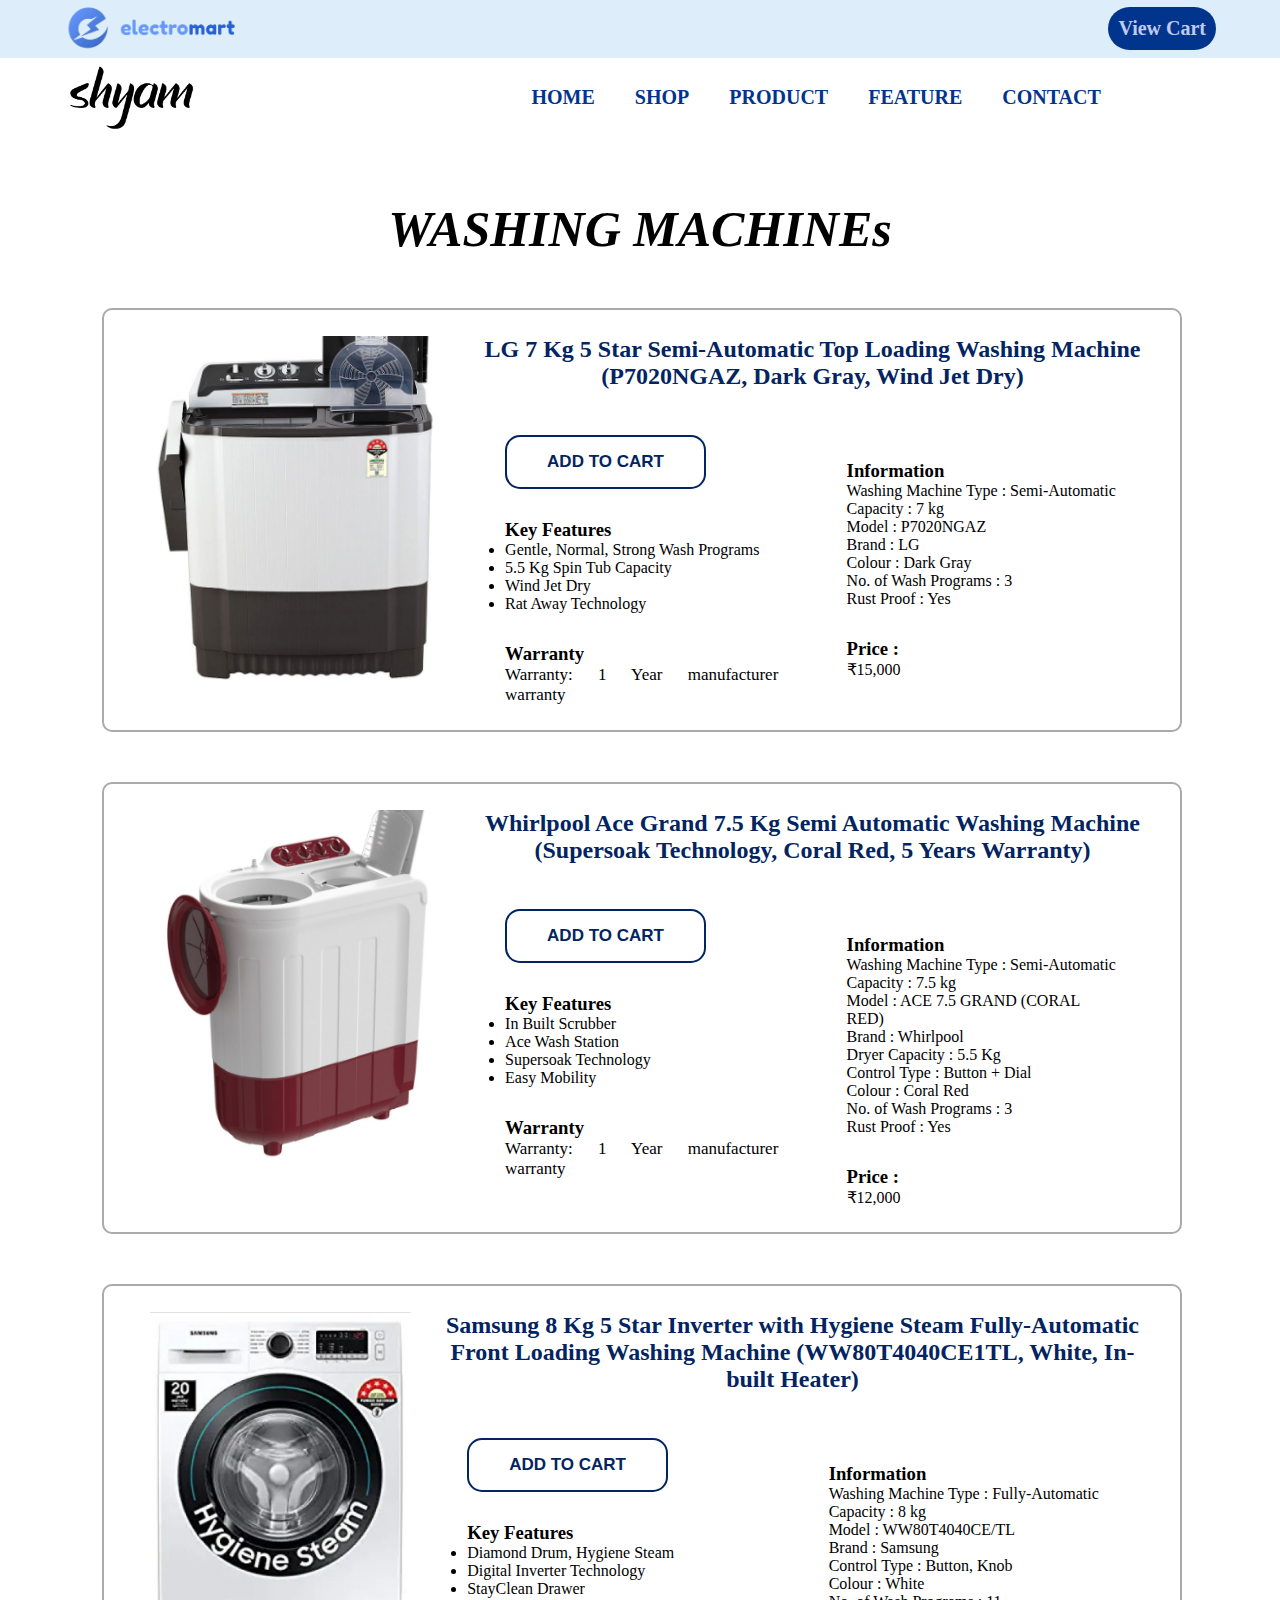
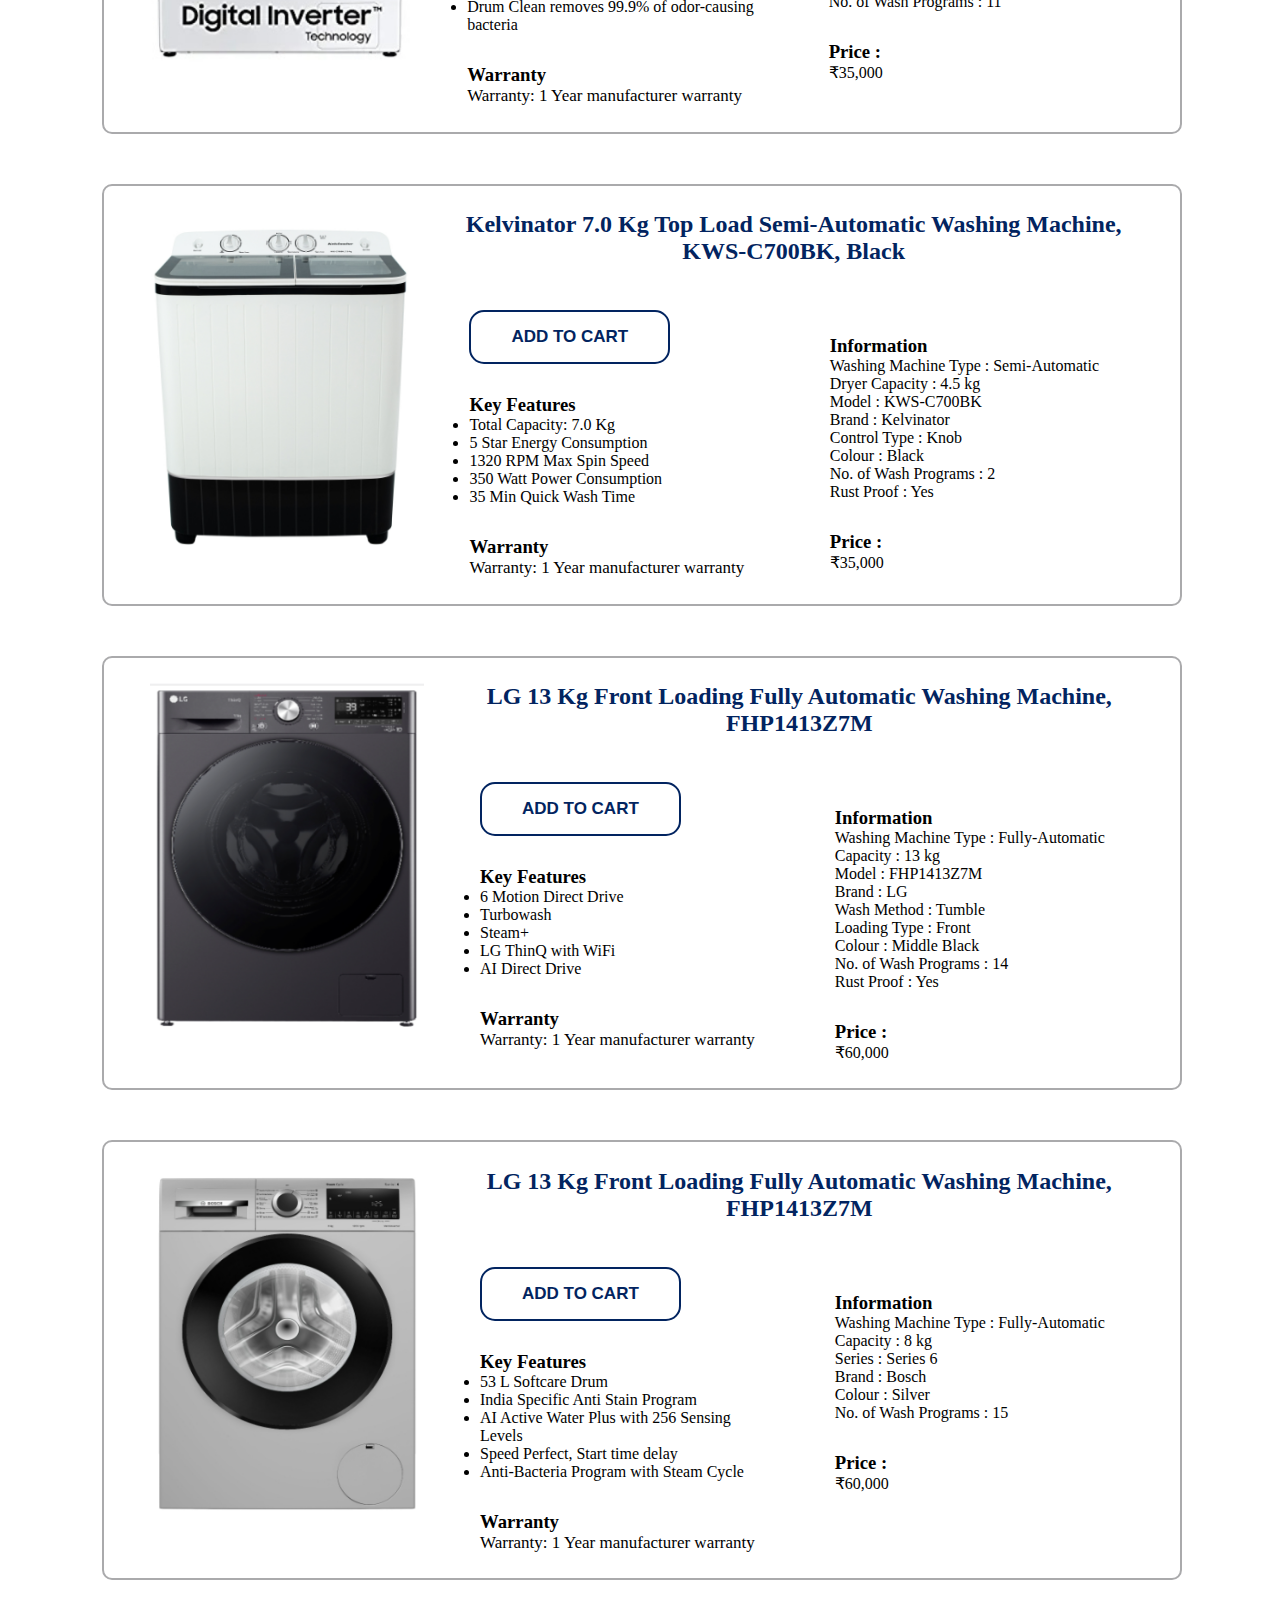
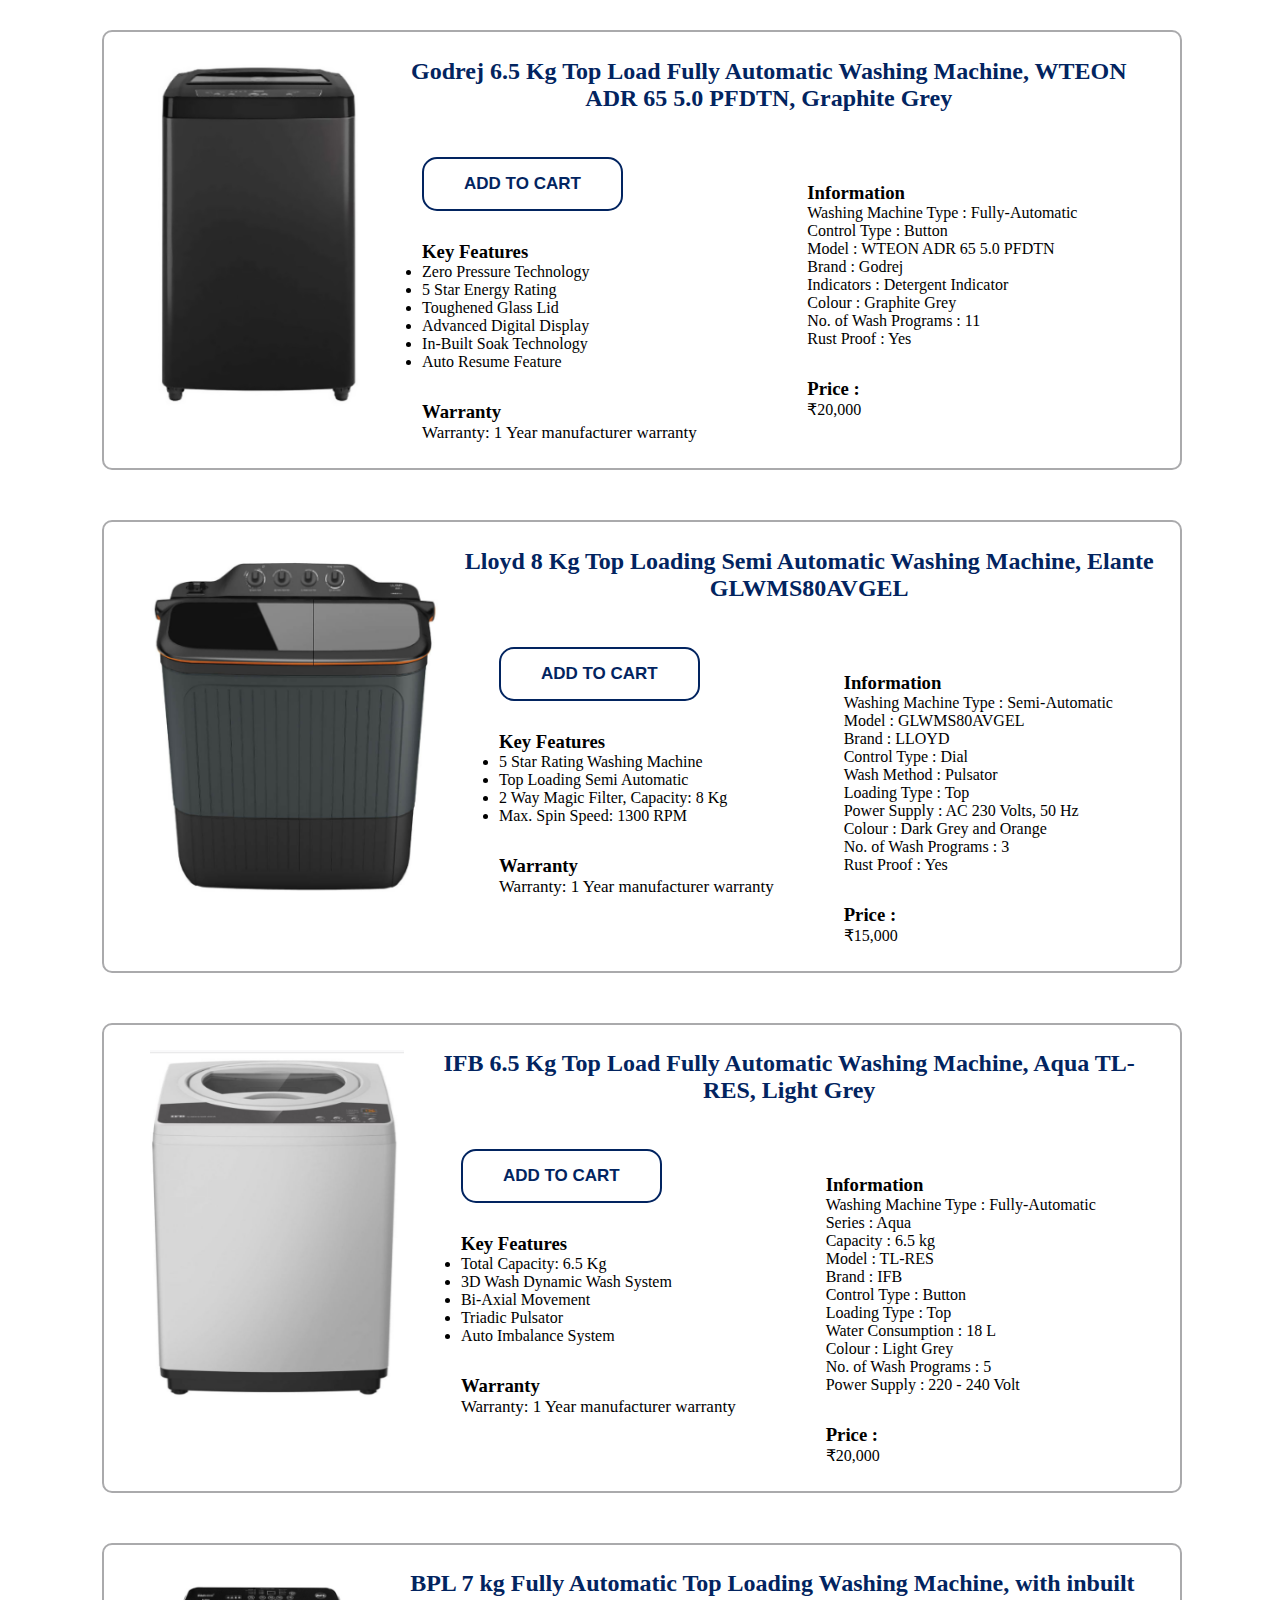
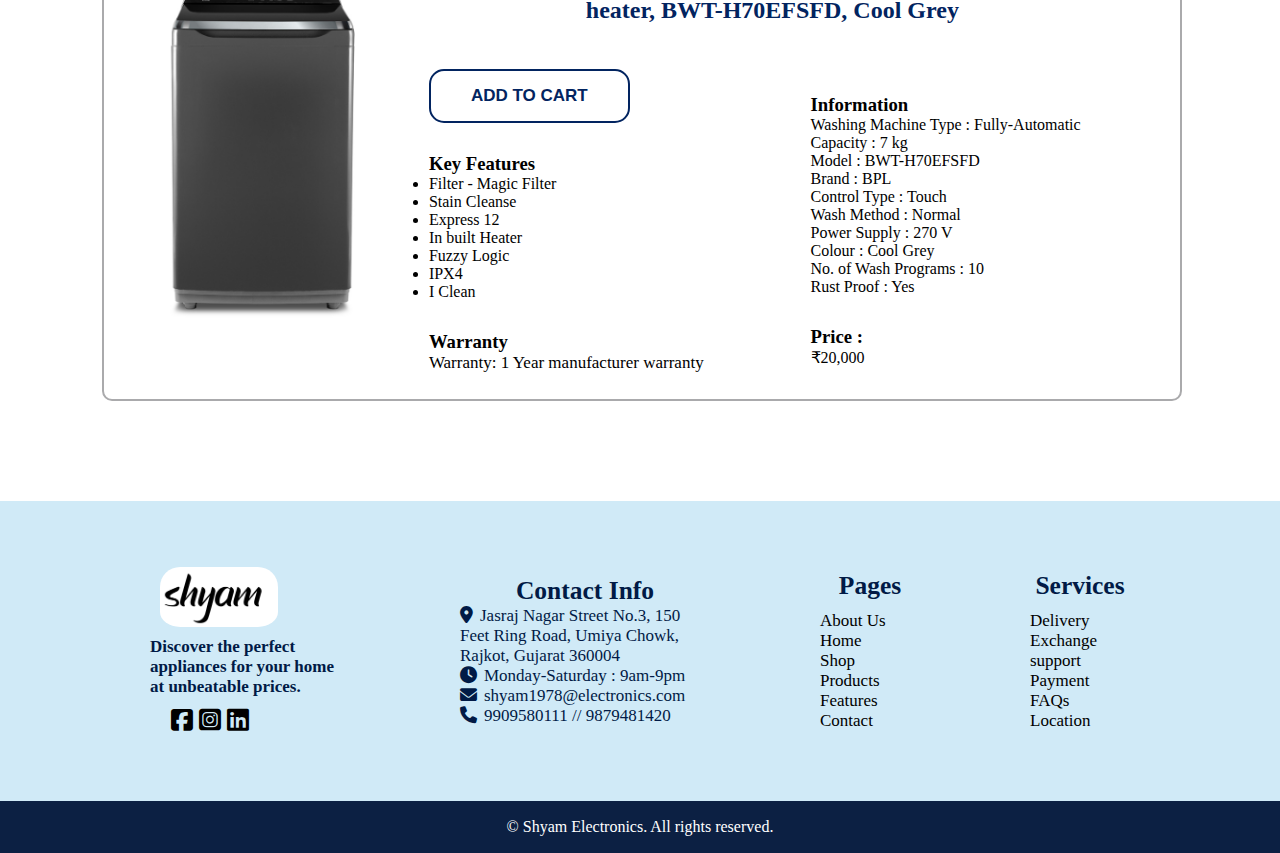
<file: wash.html>
<!DOCTYPE html>
<html lang="en">

<head>
    <meta charset="UTF-8">
    <meta name="viewport" content="width=device-width, initial-scale=1.0">
    <title>SHYAM ELECTRONICS</title>
    <link rel="stylesheet" href="style.css">
    <link rel="stylesheet" href="media.css">
    <link rel="stylesheet" href="addtocart.css">
    <link rel="shortcut icon" href="favicon.png" type="image/x-icon">
    <link rel="stylesheet" href="https://cdnjs.cloudflare.com/ajax/libs/font-awesome/6.3.0/css/all.min.css">
    <link rel="stylesheet" href="style1.css">
</head>

<body>
    <header class=" sticky">
        <div class="nav">
            <div><img src="mart logo.png" alt="" width="180px"></div>
            <div class="head">
                <a href="addtocart.html">View Cart</a>
            </div>
        </div>
        <div class="header-nav">
            <div class="logo">
                <img src="logo1.png" alt="logo" width="150px">
            </div>
            <div class="link">
                <a href="index.html">HOME</a>
                <a href="shop.html">SHOP</a>
                <div class="dropdown">
                    <a href="product.html" class="dropbtn">PRODUCT</a>
                    <div class="dropdown-content">
                        <a href="ref.html">REFRIGERATORs</a>
                        <a href="ac.html">ACs</a>
                        <a href="tv.html">TVs</a>
                        <a href="wash.html">WASHING MACHINEs</a>
                        <a href="flour.html">FLOUR MILLs</a>
                    </div>
                </div>
                <a href="feature.html">FEATURE</a>
                <a href="contact.html">CONTACT</a>
            </div>
            <button class="menu-toggle" aria-label="Toggle navigation">
                <i class="fa-solid fa-bars"></i>
            </button>
        </div>
    </header>

    <!-- section 1 -->
    <section class="wm-sec1">
        <h1>WASHING MACHINEs</h1>
        <div class="wm-cards">
            <div class="wm-card">
                <img src="wm1.png" alt="washing machines">
                <div>
                    <h2 style="color: #022460;">LG 7 Kg 5 Star Semi-Automatic Top Loading Washing Machine (P7020NGAZ,
                        Dark Gray, Wind Jet Dry)</h2>
                    <div class="wm-des">
                        <div class="des-p1">
                            <a href="#"> <button class="cart1" onclick="addToCart('LG 7 Kg 5 Star Semi-Automatic Top Loading Washing Machine (P7020NGAZ,Dark Gray, Wind Jet Dry)', 15000 , 'wm1.png')">ADD TO CART</button></a>

                            <h3>Key Features</h3>
                            <li>Gentle, Normal, Strong Wash Programs</li>
                            <li>5.5 Kg Spin Tub Capacity</li>
                            <li>Wind Jet Dry</li>
                            <li>Rat Away Technology</li>

                            <h3>Warranty</h3>
                            <p>Warranty: 1 Year manufacturer warranty</p>


                        </div>

                        <div class="des-p2">
                            <h3>Information</h3>
                            <p>Washing Machine Type : Semi-Automatic</p>
                            <p>Capacity : 7 kg</p>
                            <p>Model : P7020NGAZ</p>
                            <p>Brand : LG</p>
                            <p>Colour : Dark Gray</p>
                            <p>No. of Wash Programs : 3</p>
                            <p>Rust Proof : Yes</p>

                            <h3>Price :</h3>
                            <p>₹15,000</p>
                        </div>
                    </div>
                </div>
            </div>

            <div class="wm-card">
                <img src="wm2.png" alt="washing machines">
                <div>
                    <h2 style="color: #022460;">Whirlpool Ace Grand 7.5 Kg Semi Automatic Washing Machine (Supersoak Technology, Coral Red, 5 Years Warranty)</h2>
                    <div class="wm-des">
                        <div class="des-p1">
                            <a href="#"> <button class="cart1" onclick="addToCart('Whirlpool Ace Grand 7.5 Kg Semi Automatic Washing Machine (Supersoak Technology, Coral Red, 5 Years Warranty)', 12000 , 'wm2.png')">ADD TO CART</button></a>

                            <h3>Key Features</h3>
                            <li>In Built Scrubber</li>
                            <li>Ace Wash Station</li>
                            <li>Supersoak Technology</li>
                            <li>Easy Mobility</li>

                            <h3>Warranty</h3>
                            <p>Warranty: 1 Year manufacturer warranty</p>


                        </div>

                        <div class="des-p2">
                            <h3>Information</h3>
                            <p>Washing Machine Type : Semi-Automatic</p>
                            <p>Capacity : 7.5 kg</p>
                            <p>Model : ACE 7.5 GRAND (CORAL RED)</p>
                            <p>Brand : Whirlpool</p>
                            <p>Dryer Capacity : 5.5 Kg</p>
                            
                            <p>Control Type : Button + Dial</p>
                            <p>Colour : Coral Red</p>
                            <p>No. of Wash Programs : 3</p>
                            <p>Rust Proof : Yes</p>

                            <h3>Price :</h3>
                            <p>₹12,000</p>
                        </div>
                    </div>
                </div>
            </div>

            <div class="wm-card">
                <img src="wm3.png" alt="washing machines">
                <div>
                    <h2 style="color: #022460;">Samsung 8 Kg 5 Star Inverter with Hygiene Steam Fully-Automatic Front Loading Washing Machine (WW80T4040CE1TL, White, In-built Heater)</h2>
                    <div class="wm-des">
                        <div class="des-p1">
                            <a href="#"> <button class="cart1" onclick="addToCart('Samsung 8 Kg 5 Star Inverter with Hygiene Steam Fully-Automatic Front Loading Washing Machine (WW80T4040CE1TL, White, In-built Heater)', 35000 , 'wm3.png')">ADD TO CART</button></a>

                            <h3>Key Features</h3>
                            <li>Diamond Drum, Hygiene Steam</li>
                            <li>Digital Inverter Technology</li>
                            <li>StayClean Drawer</li>
                            <li>Drum Clean removes 99.9% of odor-causing bacteria</li>

                            <h3>Warranty</h3>
                            <p>Warranty: 1 Year manufacturer warranty</p>


                        </div>

                        <div class="des-p2">
                            <h3>Information</h3>
                            <p>Washing Machine Type : Fully-Automatic</p>
                            <p>Capacity : 8 kg</p>
                            <p>Model : WW80T4040CE/TL</p>
                            <p>Brand : Samsung</p>
                            <p>Control Type : Button, Knob</p>
                            <p>Colour : White</p>
                            <p>No. of Wash Programs : 11</p>

                            <h3>Price :</h3>
                            <p>₹35,000</p>
                        </div>
                    </div>
                </div>
            </div>

            <div class="wm-card">
                <img src="wm4.png" alt="washing machines">
                <div>
                    <h2 style="color: #022460;">Kelvinator 7.0 Kg Top Load Semi-Automatic Washing Machine, KWS-C700BK, Black</h2>
                    <div class="wm-des">
                        <div class="des-p1">
                            <a href="#"> <button class="cart1" onclick="addToCart('Kelvinator 7.0 Kg Top Load Semi-Automatic Washing Machine, KWS-C700BK, Black', 35000 , 'wm4.png')">ADD TO CART</button></a>

                            <h3>Key Features</h3>
                            <li>Total Capacity: 7.0 Kg</li>
                            <li>5 Star Energy Consumption</li>
                            <li>1320 RPM Max Spin Speed</li>
                            <li>350 Watt Power Consumption</li>
                            <li>35 Min Quick Wash Time</li>

                            <h3>Warranty</h3>
                            <p>Warranty: 1 Year manufacturer warranty</p>


                        </div>

                        <div class="des-p2">
                            <h3>Information</h3>
                            <p>Washing Machine Type : Semi-Automatic</p>
                            <p>Dryer Capacity : 4.5 kg</p>
                            <p>Model : KWS-C700BK</p>
                            <p>Brand : Kelvinator</p>
                            <p>Control Type : Knob</p>
                            <p>Colour : Black</p>
                            <p>No. of Wash Programs : 2</p>
                            <p>Rust Proof : Yes</p>

                            <h3>Price :</h3>
                            <p>₹35,000</p>
                        </div>
                    </div>
                </div>
            </div>

            <div class="wm-card">
                <img src="wm5.png" alt="washing machines">
                <div>
                    <h2 style="color: #022460;">LG 13 Kg Front Loading Fully Automatic Washing Machine, FHP1413Z7M</h2>
                    <div class="wm-des">
                        <div class="des-p1">
                            <a href="#"> <button class="cart1" onclick="addToCart('LG 13 Kg Front Loading Fully Automatic Washing Machine, FHP1413Z7M', 60000 , 'wm5.png')">ADD TO CART</button></a>

                            <h3>Key Features</h3>
                            <li>6 Motion Direct Drive</li>
                            <li>Turbowash</li>
                            <li>Steam+</li>
                            <li>LG ThinQ with WiFi</li>
                            <li>AI Direct Drive</li>

                            <h3>Warranty</h3>
                            <p>Warranty: 1 Year manufacturer warranty</p>


                        </div>

                        <div class="des-p2">
                            <h3>Information</h3>
                            <p>Washing Machine Type : Fully-Automatic</p>
                            <p>Capacity : 13 kg</p>
                            <p>Model : FHP1413Z7M</p>
                            <p>Brand : LG</p>
                            <p>Wash Method : Tumble</p>
                            <p>Loading Type : Front</p>
                            <p>Colour : Middle Black</p>
                            <p>No. of Wash Programs : 14</p>
                            <p>Rust Proof : Yes</p>

                            <h3>Price :</h3>
                            <p>₹60,000</p>
                        </div>
                    </div>
                </div>
            </div>

            <div class="wm-card">
                <img src="wm6.png" alt="washing machines">
                <div>
                    <h2 style="color: #022460;">LG 13 Kg Front Loading Fully Automatic Washing Machine, FHP1413Z7M</h2>
                    <div class="wm-des">
                        <div class="des-p1">
                            <a href="#"> <button class="cart1" onclick="addToCart('LG 13 Kg Front Loading Fully Automatic Washing Machine, FHP1413Z7M', 60000 , 'wm6.png')">ADD TO CART</button></a>

                            <h3>Key Features</h3>
                            <li>53 L Softcare Drum</li>
                            <li>India Specific Anti Stain Program</li>
                            <li>AI Active Water Plus with 256 Sensing Levels</li>
                            <li>Speed Perfect, Start time delay</li>
                            <li>Anti-Bacteria Program with Steam Cycle</li>

                            <h3>Warranty</h3>
                            <p>Warranty: 1 Year manufacturer warranty</p>


                        </div>

                        <div class="des-p2">
                            <h3>Information</h3>
                            <p>Washing Machine Type : Fully-Automatic</p>
                            <p>Capacity : 8 kg</p>
                            <p>Series : Series 6</p>
                            <p>Brand : Bosch</p>
                            <p>Colour : Silver</p>
                            <p>No. of Wash Programs : 15</p>

                            <h3>Price :</h3>
                            <p>₹60,000</p>
                        </div>
                    </div>
                </div>
            </div>

            <div class="wm-card">
                <img src="wm7.png" alt="washing machines">
                <div>
                    <h2 style="color: #022460;">Godrej 6.5 Kg Top Load Fully Automatic Washing Machine, WTEON ADR 65 5.0 PFDTN, Graphite Grey</h2>
                    <div class="wm-des">
                        <div class="des-p1">
                            <a href="#"> <button class="cart1" onclick="addToCart('Godrej 6.5 Kg Top Load Fully Automatic Washing Machine, WTEON ADR 65 5.0 PFDTN, Graphite Grey', 20000 , 'wm7.png')">ADD TO CART</button></a>

                            <h3>Key Features</h3>
                            <li>Zero Pressure Technology</li>
                            <li>5 Star Energy Rating</li>
                            <li>Toughened Glass Lid</li>
                            <li>Advanced Digital Display</li>
                            <li>In-Built Soak Technology</li>
                            <li>Auto Resume Feature</li>

                            <h3>Warranty</h3>
                            <p>Warranty: 1 Year manufacturer warranty</p>


                        </div>

                        <div class="des-p2">
                            <h3>Information</h3>
                            <p>Washing Machine Type : Fully-Automatic</p>
                            <p>Control Type : Button</p>
                            <p>Model : WTEON ADR 65 5.0 PFDTN</p>
                            <p>Brand : Godrej</p>
                            <p>Indicators : Detergent Indicator</p>
                            <p>Colour : Graphite Grey</p>
                            <p>No. of Wash Programs : 11</p>
                            <p>Rust Proof : Yes</p>

                            <h3>Price :</h3>
                            <p>₹20,000</p>
                        </div>
                    </div>
                </div>
            </div>

            <div class="wm-card">
                <img src="wm8.png" alt="washing machines">
                <div>
                    <h2 style="color: #022460;">Lloyd 8 Kg Top Loading Semi Automatic Washing Machine, Elante GLWMS80AVGEL</h2>
                    <div class="wm-des">
                        <div class="des-p1">
                            <a href="#"> <button class="cart1" onclick="addToCart('Lloyd 8 Kg Top Loading Semi Automatic Washing Machine, Elante GLWMS80AVGEL', 15000 , 'wm8.png')">ADD TO CART</button></a>

                            <h3>Key Features</h3>
                            <li>5 Star Rating Washing Machine</li>
                            <li>Top Loading Semi Automatic</li>
                            <li>2 Way Magic Filter, Capacity: 8 Kg</li>
                            <li>Max. Spin Speed: 1300 RPM</li>

                            <h3>Warranty</h3>
                            <p>Warranty: 1 Year manufacturer warranty</p>


                        </div>

                        <div class="des-p2">
                            <h3>Information</h3>
                            <p>Washing Machine Type : Semi-Automatic</p>
                            <p>Model : GLWMS80AVGEL</p>
                            <p>Brand : LLOYD</p>
                            <p>Control Type : Dial</p>
                            <p>Wash Method : Pulsator</p>
                            <p>Loading Type : Top</p>
                            <p>Power Supply : AC 230 Volts, 50 Hz</p>
                            <p>Colour : Dark Grey and Orange</p>
                            <p>No. of Wash Programs : 3</p>
                            <p>Rust Proof : Yes</p>

                            <h3>Price :</h3>
                            <p>₹15,000</p>
                        </div>
                    </div>
                </div>
            </div>

            <div class="wm-card">
                <img src="wm9.png" alt="washing machines">
                <div>
                    <h2 style="color: #022460;">IFB 6.5 Kg Top Load Fully Automatic Washing Machine, Aqua TL-RES, Light Grey</h2>
                    <div class="wm-des">
                        <div class="des-p1">
                            <a href="#"> <button class="cart1" onclick="addToCart('IFB 6.5 Kg Top Load Fully Automatic Washing Machine, Aqua TL-RES, Light Grey', 20000 , 'wm9.png')">ADD TO CART</button></a>

                            <h3>Key Features</h3>
                            <li>Total Capacity: 6.5 Kg</li>
                            <li>3D Wash Dynamic Wash System</li>
                            <li>Bi-Axial Movement</li>
                            <li>Triadic Pulsator</li>
                            <li>Auto Imbalance System</li>

                            <h3>Warranty</h3>
                            <p>Warranty: 1 Year manufacturer warranty</p>


                        </div>

                        <div class="des-p2">
                            <h3>Information</h3>
                            <p>Washing Machine Type : Fully-Automatic</p>
                            <p>Series : Aqua</p>
                            <p>Capacity : 6.5 kg</p>
                            <p>Model : TL-RES</p>
                            <p>Brand : IFB</p>
                            <p>Control Type : Button</p>
                            <p>Loading Type : Top</p>
                            <p>Water Consumption : 18 L</p>
                            <p>Colour : Light Grey</p>
                            <p>No. of Wash Programs : 5</p>
                            <p>Power Supply : 220 - 240 Volt</p>

                            <h3>Price :</h3>
                            <p>₹20,000</p>
                        </div>
                    </div>
                </div>
            </div>

            <div class="wm-card">
                <img src="wm10.png" alt="washing machines">
                <div>
                    <h2 style="color: #022460;">BPL 7 kg Fully Automatic Top Loading Washing Machine, with inbuilt heater, BWT-H70EFSFD, Cool Grey</h2>
                    <div class="wm-des">
                        <div class="des-p1">
                            <a href="#"> <button class="cart1" onclick="addToCart('BPL 7 kg Fully Automatic Top Loading Washing Machine, with inbuilt heater, BWT-H70EFSFD, Cool Grey', 20000 , 'wm10.png')">ADD TO CART</button></a>

                            <h3>Key Features</h3>
                            <li>Filter - Magic Filter</li>
                            <li>Stain Cleanse</li>
                            <li>Express 12</li>
                            <li>In built Heater</li>
                            <li>Fuzzy Logic</li>
                            <li>IPX4</li>
                            <li>I Clean</li>

                            <h3>Warranty</h3>
                            <p>Warranty: 1 Year manufacturer warranty</p>


                        </div>

                        <div class="des-p2">
                            <h3>Information</h3>
                            <p>Washing Machine Type : Fully-Automatic</p>
                            <p>Capacity : 7 kg</p>
                            <p>Model : BWT-H70EFSFD</p>
                            <p>Brand : BPL</p>
                            <p>Control Type : Touch</p>
                            <p>Wash Method : Normal</p>
                            <p>Power Supply : 270 V</p>
                            <p>Colour : Cool Grey</p>
                            <p>No. of Wash Programs : 10</p>
                            <p>Rust Proof : Yes</p>

                            <h3>Price :</h3>
                            <p>₹20,000</p>
                        </div>
                    </div>
                </div>
            </div>
        </div>
    </section>

    <footer class="footer">
        <div class="foot1">
            <div class="d1">
                <div class="img">
                    <img src="logo.png" alt="logo">
                </div>
                <div class="text">
                    <p style="font-size: 17px;">Discover the perfect appliances for your home at unbeatable prices.</p>
                </div>
                <div class="icon">
                    <a href="https://facebook.com" target="_blank"><i class="fa-brands fa-square-facebook"></i></a>
                    <a href="https://instagram.com" target="_blank"><i class="fa-brands fa-square-instagram"></i></a>
                    <a href="https://linkedin.com" target="_blank"><i class="fa-brands fa-linkedin"></i></a>
                </div>
            </div>
            <div class="d2">
                <h2>Contact Info</h2>
                <div><i class="fa-solid fa-location-dot"></i>Jasraj Nagar Street No.3, 150 Feet Ring Road, Umiya Chowk,
                    Rajkot, Gujarat 360004</div>
                <div><i class="fa-solid fa-clock"></i>Monday-Saturday : 9am-9pm</div>
                <div><i class="fa-solid fa-envelope"></i>shyam1978@electronics.com</div>
                <div><i class="fa-duotone fa-solid fa-phone"></i>9909580111 // 9879481420</div>
            </div>
            <div class="d3">
                <h2>Pages</h2>
                <a href="shop.html">About Us</a>
                <a href="index.html">Home</a>
                <a href="shop.html">Shop</a>
                <a href="product.html">Products</a>
                <a href="feature.html">Features</a>
                <a href="contact.html">Contact</a>
            </div>
            <div class="d4">
                <h2>Services</h2>
                <a href="#">Delivery</a>
                <a href="feature.html">Exchange</a>
                <a href="#">support</a>
                <a href="#">Payment</a>
                <a href="faq.html">FAQs</a>
                <a href="contact.html">Location</a>
            </div>
        </div>
        <div class="foot2">
            <p>© Shyam Electronics. All rights reserved.</p>
        </div>
    </footer>
    <script>
        function addToCart(name, price, image) {
            const cartItems = JSON.parse(localStorage.getItem('cartItems')) || [];
            const existingItem = cartItems.find(item => item.name === name);
            if (existingItem) {
                existingItem.quantity += 1;
            } else {
                cartItems.push({ name, price, quantity: 1, image });
            }
            localStorage.setItem('cartItems', JSON.stringify(cartItems));
            alert(`${name} has been added to your cart.`);
        }
    </script>
    <script src="script.js"></script>
</body>

</html>
</file>
<file: style.css>
* {
  margin: 0;
  padding: 0;
}

.nav {
  display: flex;
  justify-content: space-between;
  align-items: center;
  padding: 0 5%;
  background-color: rgb(221, 238, 250);
  ;
}

.nav a {
  text-decoration: none;
  font-size: 20px;
  font-weight: 900;
  color: rgb(192, 203, 239);
}

.nav a:hover {
  font-weight: 700;
  color: rgb(239, 239, 244);
  padding: 15px;
}

.sticky {
  position: fixed;
  top: 0px;
  right: 0px;
  left: 0px;
  width: 100%;
}
.menu-toggle {
  display: none;
  background: none;
  border: none;
  font-size: 24px;
  cursor: pointer;
}
.close-button{
  display: none;
  background: none;
  font-size: 24px;
  cursor: pointer;
}
/* drop down menu */
/* .dropbtn {
    background-color: #04AA6D;
    color: white;
    padding: 16px;
    font-size: 16px;
    border: none;
  } */

.dropdown {
  position: relative;
  display: inline-block;
}

.dropdown-content {
  display: none;
  position: absolute;
  background-color: #f1f1f1;
  min-width: 200px;
  box-shadow: 0px 8px 16px 0px rgba(0, 0, 0, 0.2);
  z-index: 1;
}

.dropdown-content a {
  color: black;
  padding: 5px 15px;
  text-decoration: none;
  display: block;
  font-size: 15px !important;
}

.dropdown-content a:hover {
  background-color: #ddd;
}

.dropdown:hover .dropdown-content {
  display: block;
}

/* .dropdown:hover .dropbtn {background-color: #3e8e41;} */

.head {
  background-color: #01358d;
  border-radius: 30px;
  padding: 10px;
}

/* header */
.header-nav {
  display: flex;
  justify-content: space-between;
  align-items: center;
  padding: 0 5%;
  background-color: #fff;
}

.link {
  display: flex;
  padding-right: 10%;
  gap: 40px;
}

.link a {
  text-decoration: none;
  font-size: 20px;
  font-weight: 600;
  color: #01358d;
}

.link a:hover {
  text-decoration: underline 3px red;
  transition-duration: 0.7s;
}

/* section1 */
.h-sec1 {
  display: flex;
  gap: 5%;
  margin-top: 180px;
}

.div1 {
  width: 40%;
  margin-left: 7%;
  margin-top: 100px;
}

.text {
  font-size: 50px;
  font-weight: 800;
}

.text1 {
  font-size: 25px;
  width: 70%;
  margin-top: 30px;
  font-weight: 700;
}

.t1-p {
  color: #ca6638;
  font-size: 25px;
}

.h-btn {
  width: 40%;
  margin-top: 15px;
  padding: 10px;
  font-size: 20px;
  background-color: #ee2852;
  font-weight: 600;
  border: none;
  border-radius: 30px;
  cursor: pointer;
}

.h-btn a {
  text-decoration: none;
  color: white;
}

.h-btn:hover {
  width: 41%;
  font-size: 23px;
  padding: 12px;
  transition-duration: 0.3s;
}

.sec1-img {
  width: 50%;
  padding: 30px;
  display: flex;
  justify-content: center;
  align-items: center;
}
.s-1{
  width:500px;
}
.s-2{
  height:350px;
}
.s-3{
  height:350px;
}
.s-4{
  height:350px;
}
.s-5{
  width:600px;
}

/* change img */
.slideshow-container {
  position: relative;
  max-width: 700px;
  height: 400px;
  margin-top: 80px;
  /* overflow: hidden; */
  border-radius: 30px;
  box-shadow: 0 4px 8px rgba(0, 0, 0, 0.2);
}

.slide {
  position: absolute;
  width: 100%;
  height: 100%;
  opacity: 0;
  transition: opacity 1s ease-in-out;
}

.slide img {
  width: 500px;
  object-fit: cover;
}

.slide.active {
  opacity: 1;
}

/* section 2 */
.h-sec2 {
  display: flex;
  justify-content: space-between;
  align-items: center;
  margin: 150px 7%;
  border: 3px solid rgb(120, 171, 246);
  border-radius: 20px;
  padding: 30px;
}

.s2-icons {
  display: flex;
  justify-content: space-between;
  gap: 10px;
  align-items: center;
}

.h-sec2 .fa-solid {
  font-size: 40px;
  color: #011a46;
}

/* section 3 */
.h-sec3 {
  align-items: center;
  text-align: center;
  margin-left: 10%;
  margin-right: 5%;
}

.h-sec3 h1 {
  font-size: 50px;
  font-weight: 800;
  text-decoration: underline rgb(3, 3, 142);
}

.h-product {
  margin-top: 70px;
  display: grid;
  grid-template-columns: auto auto auto;
}

.h-product img {
  width: 100px;
  margin-top: 35px;
}

.card {
  width: 50%;
  padding: 0 60px;
  background-color: rgb(232, 247, 250);
  height: 400px;
  border-radius: 30px;
}

.card p {
  font-size: 18px;
  text-align: justify;
  margin-top: 10px;
}

.c1 img {
  margin-top: 27px;
}

.c4,
.c5 {
  margin-top: 35px;
  margin-left: 50%;
}

/* section 4 */
.h-sec4 {
  margin-top: 150px;
  display: flex;
  justify-content: space-evenly;
  align-items: center;
  margin-left: 5%;
  margin-right: 10%;
}

.s4-d1 {
  font-size: 50px;
  font-weight: 800;
  font-style: italic;
  width: 45%;
  justify-content: center;
  align-items: center;
  text-align: center;
}

.s4-d2 {
  width: 40%;
  font-size: 19px;
  text-align: justify;
  line-height: 30px;
}

/* footer */
.foot1 {
  display: flex;
  justify-content: space-between;
  align-items: center;
  gap: 40px;
  margin-top: 100px;
  padding: 0 150px;
  background-color: rgb(208, 234, 247);
  height: 300px;
  color: #011a46;
}

footer a {
  text-decoration: none;
  color: black;
}

.d1 {
  width: 200px;
  align-items: center;
  font-size: 17px;
}

.d1 img {
  height: 60px;
  border-radius: 20px;
  margin-left: 10px;
  padding-bottom: 5px;
}

.icon {
  text-align: center;
  font-size: 25px;
  margin-right: 80px;
  color: #011a46;
  margin-top: 10px;
}

h2 {
  text-align: center;
}

.d2 {
  width: 250px;
  font-size: 17px;
  display: flex;
  flex-direction: column;
  justify-content: center;
}

.d2 .fa-solid {
  margin-right: 7px;
}

.d3 {
  display: flex;
  flex-direction: column;
  width: 100px;
  font-size: 17px;
  text-align: left;
}

.d3 h2 {
  padding-bottom: 10px;
}

.d4 {
  display: flex;
  flex-direction: column;
  width: 100px;
  font-size: 17px;
}

.d4 h2 {
  padding-bottom: 10px;
}

.foot2 {
  text-align: center;
  color: #fff;
  background-color: #0c2043;
  padding: 17px;
}

/* shop page */
.s-sec1 {
  margin: 200px 100px 7%;

}

.s-sec1 p {
  font-size: 50px;
}

.shop-c {
  display: flex;
  justify-content: space-between;
  align-items: center;
}

.s-c1 {
  display: flex;
  flex-direction: column;
  justify-content: center;
  align-items: center;
  width: 230px;
  height: 150px;
  background-color: #fde4f7;
  border-radius: 30px;
  margin-top: 20px;
}

.s-c1 img {
  width: 80px;
}

.s-c1 h5 {
  font-size: 18px;
}

/* section2 */
.s-sec2 {
  display: flex;
  justify-content: space-between;
}

.left-s2 {
  height: 100%;
  width: 17%;
  background-color: rgb(234, 253, 253);
  margin-left: 10px;
  padding: 30px;
}

.freeze,
.mill,
.wash,
.tvs,
.acs {
  border: #01358d solid 2px;
  border-radius: 20px;
  padding: 30px;
  margin-top: 60px;
}

.left-s2 h3 {
  padding: 20px;
  text-decoration: underline 3px rgb(0, 157, 255);
}

.left-s2 p {
  padding: 5px;
  font-size: 16px;
}

.right-s2 {
  width: 75%;
  text-align: center;
}

.right-s2 h3 {
  font-size: 30px;
}

.f-img {
  margin-top: 80px;
  display: flex;
  gap: 50px;
  margin-left: 30px;
}

.right-s2 button {
  border: none;
  background-color: #ee2852;
  padding: 10px;
  border-radius: 15px;
  margin-top: 50px;
  margin-right: 10%;
}

.right-s2 a {
  text-decoration: none;
  color: white;
  font-size: 20px;
}

.right-s2 p {
  font-size: 17px;
  margin-top: 20px;
  width: 40%;
  line-height: 30px;
  text-align: justify;
  padding: 10px;
}

.part2 {
  display: flex;
  justify-content: space-between;
  align-items: center;
  margin-top: 70px;
  border: 1px solid #01358d;
  border-radius: 20px;
  margin-right: 10%;
}

.p2-span {
  font-size: 30px;
  font-style: italic;
  font-weight: 900;
}

.right-s2 ul {
  text-align: start;
  font-size: 18px;
  line-height: 30px;
  margin-right: 5%;
  width: 40%;
  text-align: justify;
}

/* product page */
.pro-p {
  font-size: 50px;
  font-style: italic;
  align-items: center;
  text-align: center;
  justify-content: center;
  margin-top: 100px;
  margin-left: 17%;
  font-weight: 800;
  width: 65%;
}

.rfont {
  color: #ee2852;
}
.p-sec1{
  margin-top: 200px;
}
.p-sec1 h1 {
  font-style: italic;
  margin-top: 90px;
  text-align: center;
  font-size: 50px;
  color: #022460;
}

.img1-p {
  margin-top: 180px;
  display: flex;
  align-items: center;
  justify-content: center;
}

.p-sec2 {
  display: flex;
  align-items: center;
  justify-content: center;
  margin-top: 100px;
  background-color: rgb(252, 242, 243);
  padding: 20px;
  margin-left: 10%;
  margin-right: 10%;
}

.p-sec2 h1 {
  font-size: 50px;
  font-style: italic;
  text-align: center;
}

.btns {
  margin-top: 50px;
  display: grid;
  grid-template-columns: auto auto;
  gap: 50px;
  row-gap: 50px;
}

.p-sec2 .button {
  font-size: 20px;
  background-color: #042254;
  padding: 10px 100px;
  color: #f1f1f1;
  border: none;
  border-radius: 15px;
  text-decoration: none;
  font-weight: 500;
}

.b1 {
  display: flex;
  align-items: center;
  justify-content: center;
  text-align: center;
}


/* feature page */

.f-sec1 {
  padding: 2%;
  margin: 200px 10%;
  border: 1px solid rgb(2, 2, 115);
  border-radius: 10px;
}

.f-sec1 h2 {
  font-size: 50px;
  font-style: italic;
}

.f-sec1 ul {
  padding-top: 3%;
  padding-bottom: 2%;
  padding-left: 10%;
  padding-right: 10%;
}

.f-sec1 li {
  font-size: 17px;
  line-height: 30px;
  margin-top: 10px;
}

.f-sec1 button {
  font-size: 20px;
  background-color: #042254;
  padding: 10px 70px;
  border: none;
  border-radius: 15px;
  font-weight: 500;
  margin-left: 35%;
  margin-top: 20px;
}

.f-sec1 a {
  text-decoration: none;
  color: #f1f1f1;
}

.f-sec2 h2 {
  font-size: 50px;
  font-style: italic;
}

.feature-card {
  display: grid;
  grid-template-columns: auto auto auto;
  margin-left: 7%;
  margin-top: 40px;
}
.feature-card h4{
  font-size: 30px;
  font-style: italic;
  padding: 10px;
}
.feature-card p {
  padding: 10px;
}
.link1{
  text-decoration: none;
  font-size: 20px;
  padding: 10px;
}
 .f-btn{
  margin-left: 30%;
  padding: 5%;
  background-color: #011a46;
  color: #ddd;
  margin-top: 30px;
  border-radius: 20px;
  font-weight: 700;
}
.f-btn a{
  text-decoration: none;
}
.fea-card {
  border-radius: 15px;
  width: 60%;
  padding: 10px 20px;
  background-color: rgb(240, 246, 248);
  height: 300px;
}
.fea-card1 {
  border-radius: 15px;
  width: 60%;
  padding: 10px 20px;
  background-color: rgb(240, 246, 248);
  height: 300px;
  margin-top: 40px;
  margin-left: 50%;
}
.fea-card .fa-solid{
  font-size: 50px;
  display: flex;
  align-items: center;
  justify-content: center;
}
.fea-card1 .fa-solid{
  font-size: 50px;
  display: flex;
  align-items: center;
  justify-content: center;
}

/* contact us page */
.c-sec1{
  display: flex;
  justify-content: center;
  align-items: center;
  margin-top: 200px;
}
.c-sec1 .fa-solid{
  color: rgb(212, 35, 35);
  margin-right: 15px;
}
.c-p1{
  width: 40%;
  font-size: 17px;
}
.msg{
  margin-top: 30px;
}
.msg .button{
  padding: 2% 5%;
  background-color: #011a46;
  color: #ffffff;
  margin-top: 10px;
  border-radius: 10px;
  font-weight: 700;
}

/* FAQ page */
.faq-s1{
  margin-top: 200px;
  width: 90%;
  margin-left: 5%;
}
.faq-s1 h1{
  font-size: 50px;
  font-style: italic;
  text-align: center;
}
.faq-s1 p{
  font-size: 20px;
  margin-top: 30px;
  text-align: center;
  align-items: center;
}
.faq-img{
  margin-top: 50px;
}
.faq-img .img2{
  padding-left: 20%;
}
.faq-s1 img{
  padding: 10px 10%;
}
.faq-s2 h1{
  margin-top: 50PX;
  font-size: 50px;
  font-style: italic;
  text-align: center;
}
.faq-s2 details{
  background-color: #fbe7f6;
  margin: 10px 15%;
  padding: 7px;
  font-size: 20px;
}
.faq-s2 p {
  background-color: white;
  padding: 5px;
  margin-top: 10px;
}
.msg1{
  margin-top: 60px;
  display: flex;
  flex-direction: column;
  align-items: center;
  justify-content: center;
}
.msg1 label{
  margin-top: 30px;
}
.msg1 .button{
  padding: 1% 5%;
  background-color: #011a46;
  color: #ffffff;
  margin-top: 10px;
  border-radius: 10px;
  font-weight: 700;
}
</file>
<file: media.css>
/* media query */
@media screen and (max-width:720px) {
    body {
        margin: 0;
        padding: 0;
        width: 100%;
    }

    .nav {
        display: flex;
        justify-content: space-between;
        align-items: center;
        padding: 0 5%;
        background-color: rgb(221, 238, 250);
    }

    .nav a {
        text-decoration: none;
        font-size: 20px;
        font-weight: 900;
        color: rgb(192, 203, 239);
    }

    .sticky {
        position: fixed;
        top: 0px;
        right: 0px;
        left: 0px;
    }

    /* drop down menu */
    .dropdown {
        position: relative;
        display: inline-block;
    }

    .dropdown-content {
        display: none;
        position: absolute;
        background-color: #f1f1f1;
        min-width: 200px;
        box-shadow: 0px 8px 16px 0px rgba(0, 0, 0, 0.2);
        z-index: 1;
    }

    .dropdown-content a {
        color: black;
        padding: 5px 15px;
        text-decoration: none;
        display: block;
        font-size: 15px !important;
    }

    .dropdown-content a:hover {
        background-color: #ddd;
    }

    .dropdown:hover .dropdown-content {
        display: block;
    }

    /* .dropdown:hover .dropbtn {background-color: #3e8e41;} */

    .head {
        background-color: #01358d;
        border-radius: 30px;
        padding: 10px;
    }

    /* header */
    .header-nav {
        display: flex;
        justify-content: space-between;
        align-items: center;
        padding: 0 5%;
        background-color: #fff;
    }

    .link {
        display: none;
        flex-direction: column;
        position: absolute;
        top: 60px;
        right: 0;
        background-color: rgb(218, 238, 250);
        width: 30%;
        z-index: 1000;
    }

    .link.active {
        display: flex;
    }

    .link a {
        padding-left: 10%;
        text-decoration: none;
        font-size: 20px;
        font-weight: 600;
        color: #01358d;
    }

    .link a:hover {
        text-decoration: underline 3px red;
        transition-duration: 0.7s;
    }

    .menu-toggle {
        display: block;
        background-color: rgb(248, 238, 230);
        border: none;
        font-size: 24px;
        cursor: pointer;
        margin-right: 10%;
    }

    .close-button {
        display: block;
        border: none;
        font-size: 24px;
        cursor: pointer;
        width: 20%;
    }

    /* section1 */
    .h-sec1 {
        display: flex;
        flex-direction: column;
        margin-top: 90px;
    }

    .div1 {
        width: 70%;
        margin-left: 10%;
        margin-top: 90px;
    }

    .text {
        font-size: 40px;
        font-weight: 800;
    }

    .text1 {
        font-size: 20px;
        width: 70%;
        margin-top: 30px;
        font-weight: 700;
    }

    .t1-p {
        color: #ca6638;
        font-size: 20px;
    }

    .h-btn {
        width: 60%;
        margin-top: 20px;
        padding: 10px;
        font-size: 20px;
        background-color: #ee2852;
        font-weight: 600;
        border: none;
        border-radius: 30px;
        cursor: pointer;
    }

    .h-btn a {
        text-decoration: none;
        color: white;
    }

    .slideshow-container {
        display: none;
    }

    /* section 2 */
    .h-sec2 {
        display: grid;
        grid-template-columns: auto auto;
        margin: 100px 3%;
        border: 3px solid rgb(120, 171, 246);
        border-radius: 20px;
        padding: 10px;
        width: 90%;
    }

    .s2-icons {
        padding: 10px;
        align-items: center;
    }

    .h-sec2 .fa-solid {
        font-size: 30px;
        color: #011a46;
    }

    /* section 3 */
    .h-sec3 {
        align-items: center;
        text-align: center;
        margin-left: 10%;
        margin-right: 5%;
    }

    .h-sec3 h1 {
        font-size: 25px;
        font-weight: 800;
        text-decoration: underline rgb(3, 3, 142);
    }

    .h-product {
        margin-top: 50px;
        display: flex;
        flex-direction: column;
        align-items: center;
        justify-content: center;
    }

    .h-product img {
        width: 50px;
        margin-top: 25px;
    }

    .card {
        width: 75%;
        padding: 0 20px;
        background-color: rgb(232, 247, 250);
        height: 300px;
        border-radius: 30px;
        margin: 10px 0;
    }

    .card p {
        font-size: 15px;
        text-align: justify;
        margin-top: 10px;
        padding: 0 10px;
    }

    .c1 img {
        margin-top: 20px;
    }

    /* section 4 */
    .h-sec4 {
        margin-top: 100px;
        display: flex;
        flex-direction: column;
        justify-content: space-evenly;
        align-items: center;
    }

    .s4-d1 {
        font-size: 30px;
        font-weight: 800;
        font-style: italic;
        width: 80%;
        justify-content: center;
        align-items: center;
        text-align: center;
    }

    .s4-d2 {
        margin-top: 10px;
        width: 80%;
        font-size: 10px;
        text-align: justify;
        line-height: 20px;
    }

    /* footer */
    .footer {
        width: 100%;
    }

    .foot1 {
        display: flex;
        flex-direction: column;
        justify-content: center;
        align-items: center;
        background-color: rgb(208, 234, 247);
        height: 90%;
        color: #011a46;
    }

    footer a {
        text-decoration: none;
        color: black;
    }

    .d1 {
        margin-top: 10px;
        align-items: center;
        font-size: 15px;
    }

    .d1 img {
        height: 60px;
        border-radius: 20px;
        padding-bottom: 5px;
    }

    .icon {
        text-align: center;
        font-size: 25px;
        margin-right: 80px;
        color: #011a46;
        margin-top: 10px;
    }

    .d2 {
        width: 250px;
        font-size: 15px;
        display: flex;
        flex-direction: column;
        justify-content: center;
    }

    .d2 .fa-solid {
        margin-right: 10px;
    }

    .d3 {
        display: flex;
        align-items: center;
        justify-content: center;
        flex-direction: column;
        width: 200px;
        font-size: 15px;
    }

    .d3 h2 {
        padding-bottom: 10px;
    }

    .d4 {
        display: flex;
        align-items: center;
        justify-content: center;
        flex-direction: column;
        width: 200px;
        font-size: 15px;
    }

    .d4 h2 {
        padding-bottom: 10px;
    }

    .foot2 {
        text-align: center;
        color: #fff;
        background-color: #0c2043;
        /* padding: 17px; */
    }

    /* shop page */
    .s-sec1 {
        margin-top: 200px;
        margin-bottom: 80px;
        margin-left: 30px;
        margin-right: 30px;

    }

    .s-sec1 p {
        font-size: 40px;
    }

    .shop-c {
        display: flex;
        gap: 7px;
        justify-content: center;
        align-items: center;
    }

    .s-c1 {
        display: flex;
        flex-direction: column;
        justify-content: center;
        align-items: center;
        width: 800px;
        height: 100px;
        background-color: #fde4f7;
        border-radius: 15px;
        margin-top: 20px;
    }

    .s-c1 img {
        padding: 5px;
        width: 40px;
    }

    .s-c1 h5 {
        display: flex;
        justify-content: center;
        text-align: center;
        align-items: center;
        padding: 5px;
        font-size: 7px;
    }

    /* section2 */
    .left-s2 {
        display: none;
    }

    .right-s2 {
        display: flex;
        flex-direction: column;
        align-items: center;
        justify-content: center;
        width: 100%;
        text-align: center;
    }

    .right-s2 h3 {
        display: flex;
        justify-content: center;
        align-items: center;
        font-size: 30px;
    }

    .f-img {
        display: flex;
        justify-content: center;
        align-items: center;
    }

    .f1img {
        display: none !important;
    }

    .right-s2 button {
        width: 75%;
        border: none;
        background-color: #ee2852;
        padding: 10px;
        border-radius: 15px;
        margin-top: 50px;
        margin-left: 5%;
    }

    .right-s2 a {
        text-decoration: none;
        color: white;
        font-size: 20px;
    }

    .right-s2 p {
        font-size: 15px;
        margin-top: 15px;
        width: 82%;
        line-height: 22px;
        text-align: justify;
    }

    .part2 {
        display: flex;
        flex-direction: column;
        justify-content: center;
        align-items: center;
        margin-top: 70px;
        margin-left: 5%;
        width: 90%;
        border: 1px solid #01358d;
        border-radius: 20px;
    }

    .p2-span {
        font-size: 20px;
        font-style: italic;
        font-weight: 900;
    }

    .right-s2 ul {
        text-align: start;
        font-size: 15px;
        width: 80%;
        line-height: 22px;
        text-align: justify;
        padding: 10px;
    }

    /* product page */
    .pro-p {
        font-size: 40px;
        font-style: italic;
        align-items: center;
        text-align: center;
        justify-content: center;
        margin-top: 80px;
        font-weight: 800;
        width: 60%;
    }

    .rfont {
        color: #ee2852;
    }

    .p-sec1 {
        margin-top: 200px;
    }

    .p-sec1 h1 {
        display: flex;
        flex-direction: column;
        justify-content: center;
        align-items: center;
        font-style: italic;
        margin-top: 30px;
        text-align: center;
        font-size: 40px;
        color: #022460;
    }

    .img1-p {
        margin-top: 180px;
        display: flex;
        align-items: center;
        justify-content: center;
    }

    .p-sec2 {
        display: flex;
        align-items: center;
        justify-content: center;
        margin-top: 100px;
        background-color: rgb(252, 242, 243);
        padding: 10px;
        margin-left: 10%;
        margin-right: 10%;
    }

    .p-sec2 h1 {
        font-size: 40px;
        font-style: italic;
        text-align: center;
    }

    .btns {
        margin-top: 50px;
        display: flex;
        flex-direction: column;
    }

    .p-sec2 .button {
        font-size: 20px;
        background-color: #042254;
        padding: 10px 70px;
        color: #f1f1f1;
        border: none;
        border-radius: 15px;
        text-decoration: none;
        font-weight: 500;
    }

    .b1 {
        display: flex;
        align-items: center;
        justify-content: center;
        text-align: center;
    }


    /* feature page */

    .f-sec1 {
        padding: 2%;
        margin-top: 180px;
        margin-bottom: 100px;
        margin-left: 5%;
        margin-right: 5%;
        border: 1px solid rgb(2, 2, 115);
        border-radius: 10px;
    }

    .f-sec1 h2 {
        font-size: 50px;
    }

    .f-sec1 ul {
        padding-top: 3%;
        padding-bottom: 2%;
        padding-left: 10%;
        padding-right: 10%;
    }

    .f-sec1 li {
        font-size: 17px;
        line-height: 30px;
        margin-top: 10px;
    }

    .f-sec1 button {
        font-size: 20px;
        padding: 20px;
        border: none;
        border-radius: 15px;
        font-weight: 500;
        margin-top: 20px;
        margin-left: 60px;
    }

    .f-sec1 a {
        text-decoration: none;
        color: #f1f1f1;
    }

    .f-sec2 h2 {
        font-size: 45px;
    }

    .feature-card {
        display: flex;
        flex-direction: column;
        margin-top: 40px;
    }

    .feature-card h4 {
        text-align: center;
        font-size: 25px;
        padding: 5px;
    }

    .feature-card p {
        text-align: center;
        padding: 10px;
    }

    .link1 {
        text-decoration: none;
        font-size: 20px;
        padding: 10px;
    }

    .f-btn {
        margin-left: 30%;
        padding: 5%;
        margin-top: 30px;
        border-radius: 20px;
        font-weight: 700;
    }

    .f-btn a {
        text-decoration: none;
    }

    .fea-card {
        border-radius: 15px;
        width: 80%;
        padding: 10px 10px;
        height: 300px;
        margin-bottom: 20px;
    }

    .fea-card1 {
        border-radius: 15px;
        width: 80%;
        padding: 10px 10px;
        height: 300px;
        margin-bottom: 20px;
        margin-top: 0;
        margin-left: 0;
    }

    .fea-card .fa-solid {
        font-size: 40px;
        display: flex;
        align-items: center;
        justify-content: center;
    }

    /* contact us page */
    .c-sec1 {
        display: flex;
        flex-direction: column;
        justify-content: center;
        align-items: center;
        margin-top: 200px;
    }

    .c-sec1 .fa-solid {
        color: rgb(212, 35, 35);
        margin-right: 15px;
    }

    .textmedia {
        font-size: 30px !important;
    }

    .c-p1 {
        width: 65%;
        font-size: 17px;
    }

    /* .us{
        display: flex;
        align-items: center;
        justify-content: center;
    } */
    .msg {
        margin-top: 30px;
    }

    .textarea {
        display: flex;
        align-items: center;
        justify-content: center;
    }

    .msg .button {
        padding: 2% 5%;
        margin-top: 10px;
        margin-bottom: 50px;
    }

    /* FAQ page */
    .faq-s1 {
        margin-top: 200px;
        width: 90%;
        margin-left: 5%;
    }

    .faq-s1 h1 {
        font-size: 35px;
        font-style: italic;
        display: flex;
        justify-content: center;
        align-items: center;
        text-align: center;
    }

    .faq-s1 p {
        font-size: 20px;
        margin-top: 30px;
        text-align: center;
        align-items: center;
    }

    .faq-img {
        margin-top: 50px;
    }

    .faq-img .img2 {
        padding-left: 20%;
    }

    .faq-s1 img {
        padding: 10px 10%;
    }

    .faq-img img {
        width: 280px;
    }


    /* product 5 pages */
    /* refrigerator page */
    .r-sec1 {
        margin-top: 200px;
    }

    .r-sec1 h1 {
        font-size: 30px !important;
    }

    .r-cards {
        margin-top: 50px;
    }

    .ref-card img {
        display: flex;
        justify-content: center;
        align-items: center;
    }

    .ref-card {
        display: flex;
        flex-direction: column;
    }

    .ref-des {
        display: flex;
        justify-content: space-around;
    }

    .fa-star {
        font-size: 15px;
        padding: 2px;
    }

    .des-p1,
    .des-p2 {
        width: 40%;
        margin-top: 40px;
    }

    .des-p1 p {
        font-size: 15px;
        text-align: justify;
    }

    .cart {
        padding: 10px 10px;
        font-weight: 600;
        font-size: 15px;
        margin-top: 20px;
        margin-bottom: 20px;
    }

    .cart:hover {
        background-color: #022460;
        color: white;
    }

    /* ACs page */
    .a-sec1 {
        margin-top: 200px;
    }

    .a-sec1 h1 {
        font-size: 30px !important;
    }

    .a-cards {
        margin-top: 50px;
    }

    .ac-p1 img {
        display: flex;
        justify-content: center;
        align-items: center;
        width: 330px !important;
        height: 200px;
        margin: 0 1%;
    }

    .ac-card {
        display: flex;
        flex-direction: column;
    }

    /* tv page */
    .tv-sec1 {
        margin-top: 200px;
    }

    .tv-sec1 h1 {
        font-size: 40px;
    }

    .t-cards {
        margin-top: 50px;
    }

    .tv-card img {
        display: flex;
        justify-content: center;
        align-items: center;
        width: 300px;
        height: 200px;
        margin: 0 5%;
    }

    .tv-card {
        display: flex;
        flex-direction: column;
    }

    .des {
        display: flex;
        gap: 10%;
    }

    .tv-des1 {
        font-size: 15px;
        width: 70%;
    }

    /* washing machine page */

    .wm-sec1 h1 {
        font-size: 30px;
    }

    .wm-card img {
        display: flex;
        justify-content: center;
        align-items: center;
        width: 300px;
        height: 350px;
        margin: 0 2%;
    }

    .wm-card {
        display: flex;
        flex-direction: column;
    }

    .cart1 {
        background-color: white;
        color: #022460;
        padding: 10px 10px;
        font-weight: 700;
        border-radius: 15px;
        border: 2px solid #022460;
        font-size: 15px;
        margin-top: 5px;
    }

    .cart1:hover {
        background-color: #022460;
        color: white;
    }

    /* flour mill page */
    .fm-sec1 {
        margin-top: 200px;
    }

    .fm-sec1 h1 {
        font-size: 40px;
        font-style: italic;
        text-align: center;
    }

    .fm-cards {
        margin-top: 50px;
    }

    .fm-card img {
        display: flex;
        justify-content: center;
        align-items: center;
        width: 250px;
        height: 350px;
        margin: 0 2%;
    }

    .fm-card {
        border: 2px solid rgb(170, 170, 172);
        border-radius: 10px;
        width: 80%;
        padding: 2%;
        margin-left: 8%;
        display: flex;
        flex-direction: column;
        margin-top: 50px;
    }

}
</file>
<file: addtocart.css>
.cart-item {
    display: flex;
    justify-content: space-around;
    align-items: center;
    padding: 15px;
    border-bottom: 1px solid #ddd;
  }
  
  .cart-item img {
    width: 100px;
    height: auto;
    border-radius: 10px;
  }
  .c-name{
    width: 20%;
  }
  .store-cart{
    margin-top: 90px;
    text-align: center; 
    font-style: italic;
    font-size: 50px;
    font-weight: 900;
  }
  .cart-p1{
    width: 25%;
    display: flex;
    justify-content: space-between;
  }
  .total {
    position: fixed;
    background-color: rgb(1, 29, 65);
    right: 0;
    left: 0;
    bottom: 0;
    color: white;
    padding-left: 80%;
    padding-top: 20px;
    padding-bottom: 20px;
    font-size: 24px;
    margin-top: 20px;
    font-weight: bold;
  } 
  .cart-item button {
    background-color: #f50d0d; 
    color: white;
    font-size: 17px;
    font-weight: 600; 
    border: none; 
    border-radius: 5px;
    padding: 10px 10px; 
    cursor: pointer; 
  }

  @media screen and (max-width:720px) {
    .cart-item {
      display: flex;
      flex-direction: column;
    }
    .c-name{
      width: 90%;
    }
    .cart-p1{
      margin-top: 15px;
      width: 60%;
      display: flex;
      justify-content: space-between;
    }
    .store-cart{
      margin-top: 90px;
      text-align: center; 
      font-style: italic;
      font-size: 30px;
    }
    .total {
      position: sticky;
      background-color: rgb(1, 29, 65);
      right: 0;
      left: 0;
      bottom: 0;
      color: white;
      padding-left: 45%;
      padding-top: 20px;
      padding-bottom: 20px;
      font-size: 24px;
      margin-top: 20px;
      font-weight: bold;
    } 
    
  }
</file>
<file: style1.css>
/* refrigerator page */
.r-sec1{
    margin-top: 200px;
}
.r-sec1 h1{
    font-size: 50px;
    font-style: italic;
    text-align: center;
}
.r-cards{
    margin-top: 50px;
}
.ref-card img{
    display: flex;
    justify-content: center;
    align-items: center;
    width: 200px;
    height: 400px;
    margin:  0 5%;
}
.ref-card{
    border: 2px solid rgb(170, 170, 172);
    border-radius: 10px;
    width: 80%;
    padding: 2%;
    margin-left: 8%;
    display: flex;
    margin-top: 50px;
}
.ref-des{
    display: flex;
    justify-content: space-around;
    text-align: justify;
}
.fa-star{
    color: #ffd700;
    font-size: 25px;
    padding: 5px;
    border-radius: 5px;
}
.des-p1, .des-p2{
    width: 40%;
    margin-top: 40px;
}
.des-p1 p{
    font-size: 17px;
    text-align: justify;
}
.des-p1 h3{
    margin-top: 30px;
}
.des-p2 h3{
    margin-top: 30px;
}
.cart{
    background-color: white;
    color: #022460;
    padding: 15px 40px;
    font-weight: 700;
    border-radius: 15px;
    border: 2px solid #022460;
    font-size: 17px;
    margin-top: 20px;
}
.cart:hover{
    background-color: #022460;
    color: white;
}

/* ACs page */
.a-sec1{
    margin-top: 200px;
}
.a-sec1 h1{
    font-size: 50px;
    font-style: italic;
    text-align: center;
}
.a-cards{
    margin-top: 50px;
}
.ac-card img{
    display: flex;
    justify-content: center;
    align-items: center;
    width: 450px;
    height: 200px;
    margin:  0 5%;
}
.ac-card{
    border: 2px solid rgb(170, 170, 172);
    border-radius: 10px;
    width: 80%;
    padding: 2%;
    margin-left: 8%;
    display: flex;
    margin-top: 50px;
}
.ac-p1{
    display: flex;
    flex-direction: column;
    align-items: center;
    justify-content: center;
}
.p2-des{
    display: flex;
    gap: 10%;
    margin-left: 5%;
}
.p2-des h3{
    margin-top: 30px;
}

/* tv page */
.tv-sec1{
    margin-top: 200px;
}
.tv-sec1 h1{
    font-size: 50px;
    font-style: italic;
    text-align: center;
}
.t-cards{
    margin-top: 50px;
}
.des-img{
    align-items: center;
    justify-content: center;
    text-align: center;
    font-size: 20px;
}
.tv-card img{
    display: flex;
    justify-content: center;
    align-items: center;
    width: 300px;
    height: 200px;
    margin:  0 5%;
}
.tv-card{
    border: 2px solid rgb(170, 170, 172);
    border-radius: 10px;
    width: 80%;
    padding: 2%;
    margin-left: 8%;
    display: flex;
    margin-top: 50px;
}
.tv-des{
    margin-left: 7%;
}
.des h3{
    margin-top: 30px;
}
.des{
    display: flex;
    gap: 10%;
}
.tv-des1{
    width: 50%;
}
/* washing machine page */

.wm-sec1{
    margin-top: 200px;
}
.wm-sec1 h1{
    font-size: 50px;
    font-style: italic;
    text-align: center;
}
.wm-cards{
    margin-top: 50px;
}
.wm-card img{
    display: flex;
    justify-content: center;
    align-items: center;
    width: 300px;
    height: 350px;
    margin:  0 2%;
}
.wm-card{
    border: 2px solid rgb(170, 170, 172);
    border-radius: 10px;
    width: 80%;
    padding: 2%;
    margin-left: 8%;
    display: flex;
    margin-top: 50px;
}
.wm-des{
    display: flex;
    justify-content: space-around;
}
.cart1{
    background-color: white;
    color: #022460;
    padding: 15px 40px;
    font-weight: 700;
    border-radius: 15px;
    border: 2px solid #022460;
    font-size: 17px;
    margin-top: 5px;
}
.cart1:hover{
    background-color: #022460;
    color: white;
}

/* flour mill page */
.fm-sec1{
    margin-top: 200px;
}
.fm-sec1 h1{
    font-size: 50px;
    font-style: italic;
    text-align: center;
}
.fm-cards{
    margin-top: 50px;
}
.fm-card img{
    display: flex;
    justify-content: center;
    align-items: center;
    width: 250px;
    height: 350px;
    margin:  0 2%;
}
.fm-card{
    border: 2px solid rgb(170, 170, 172);
    border-radius: 10px;
    width: 80%;
    padding: 2%;
    margin-left: 8%;
    display: flex;
    margin-top: 50px;
}
</file>
